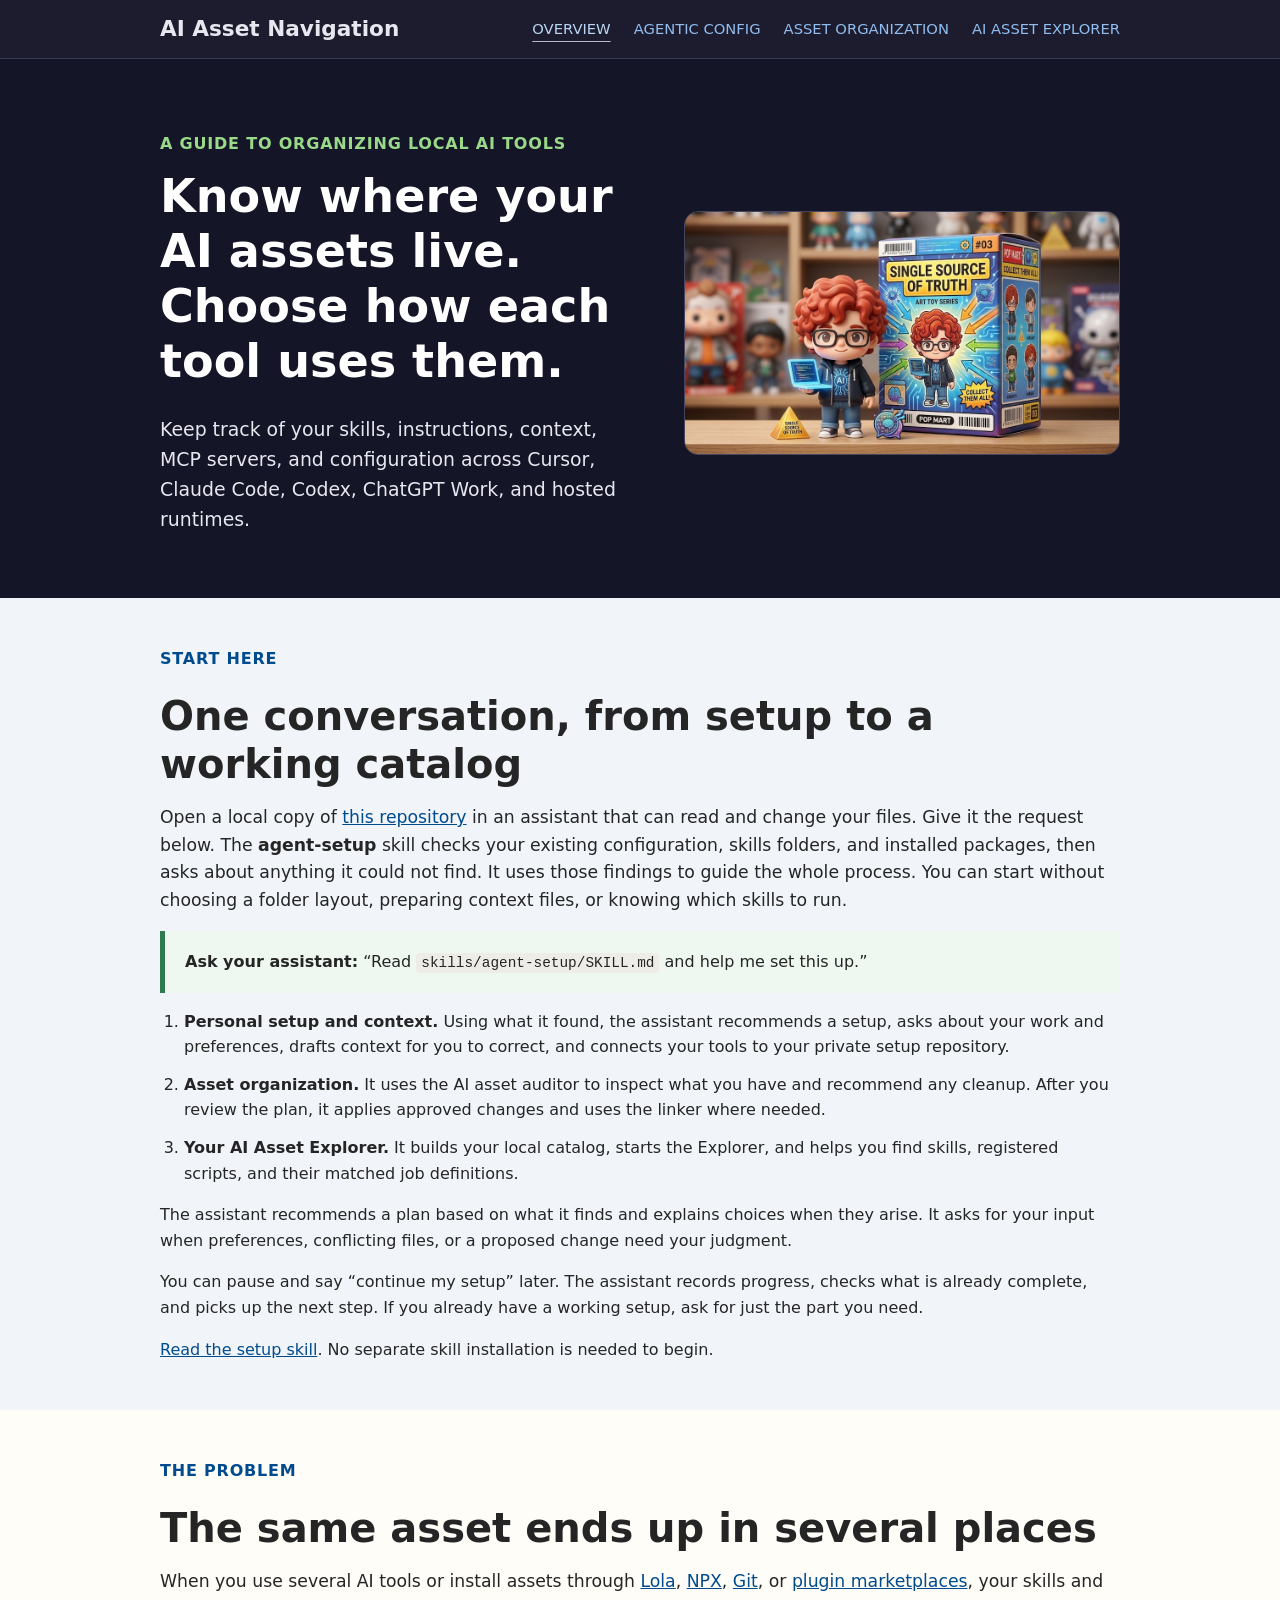
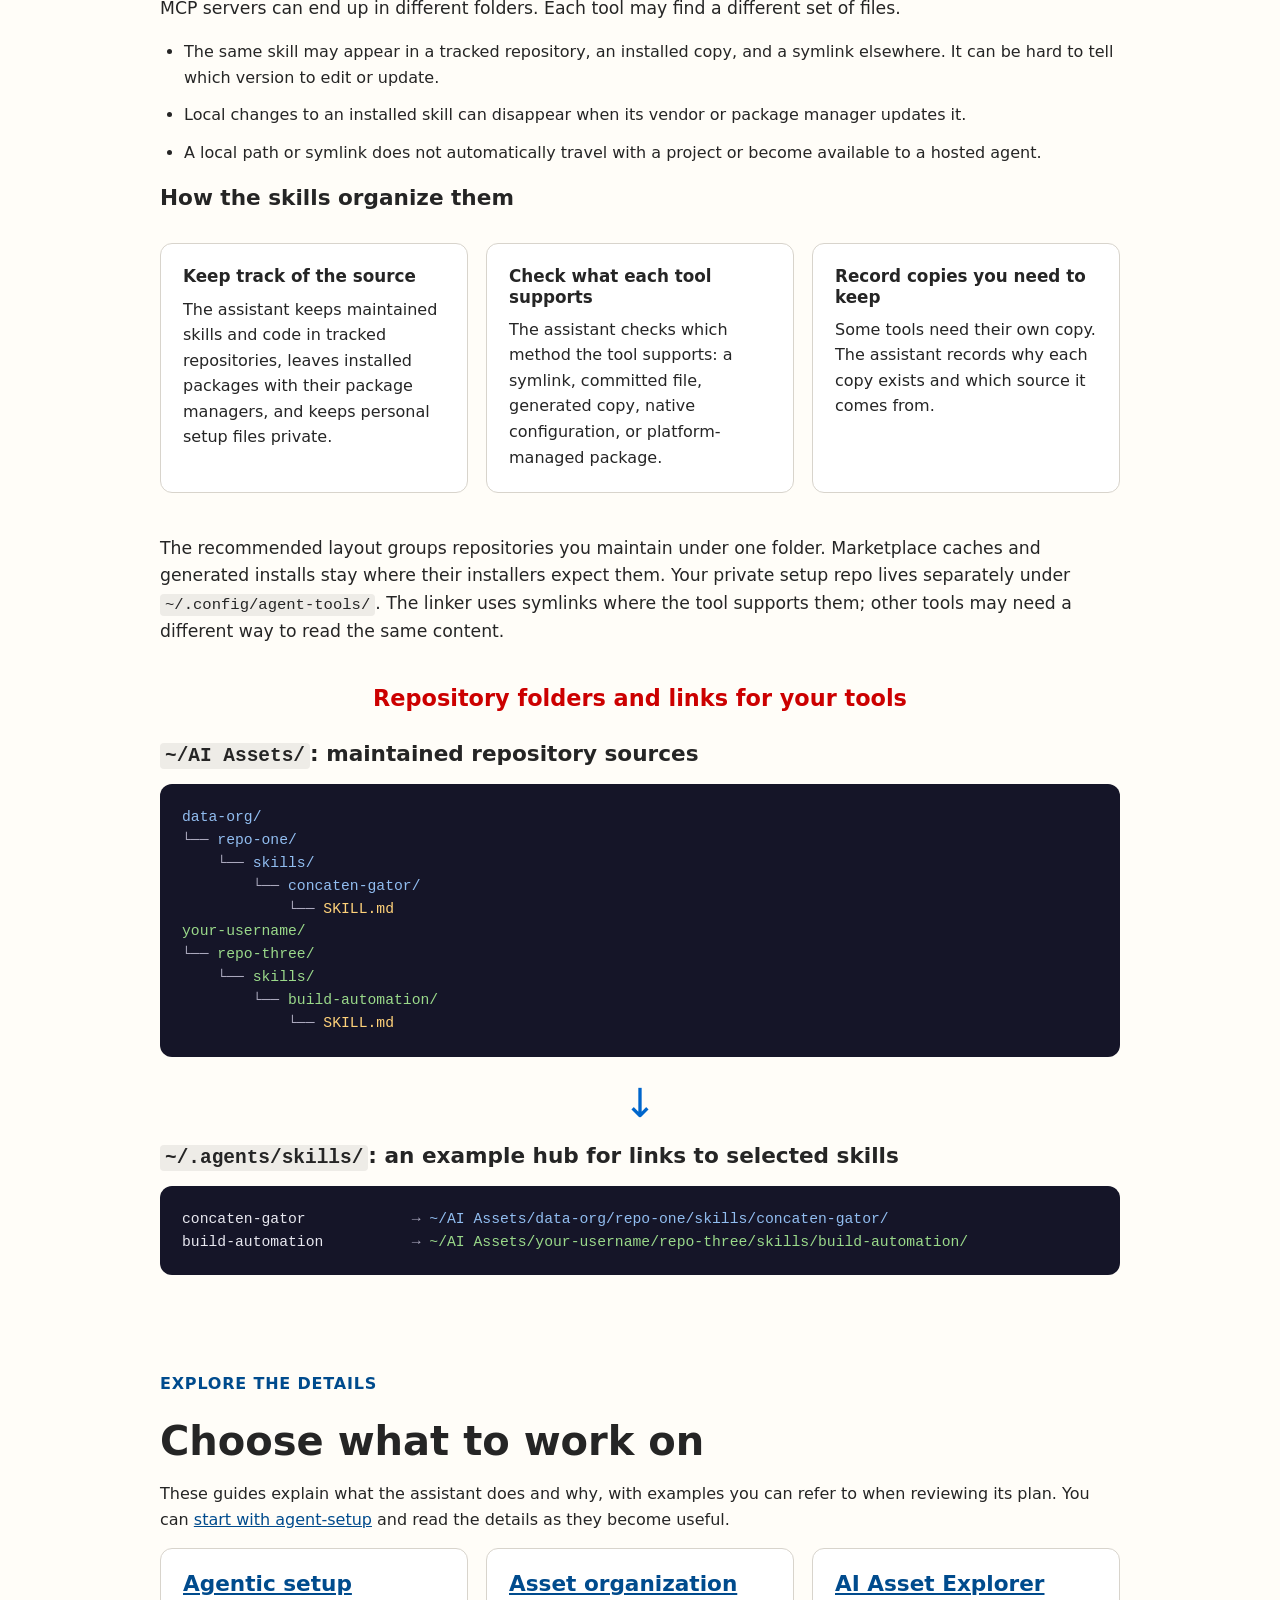
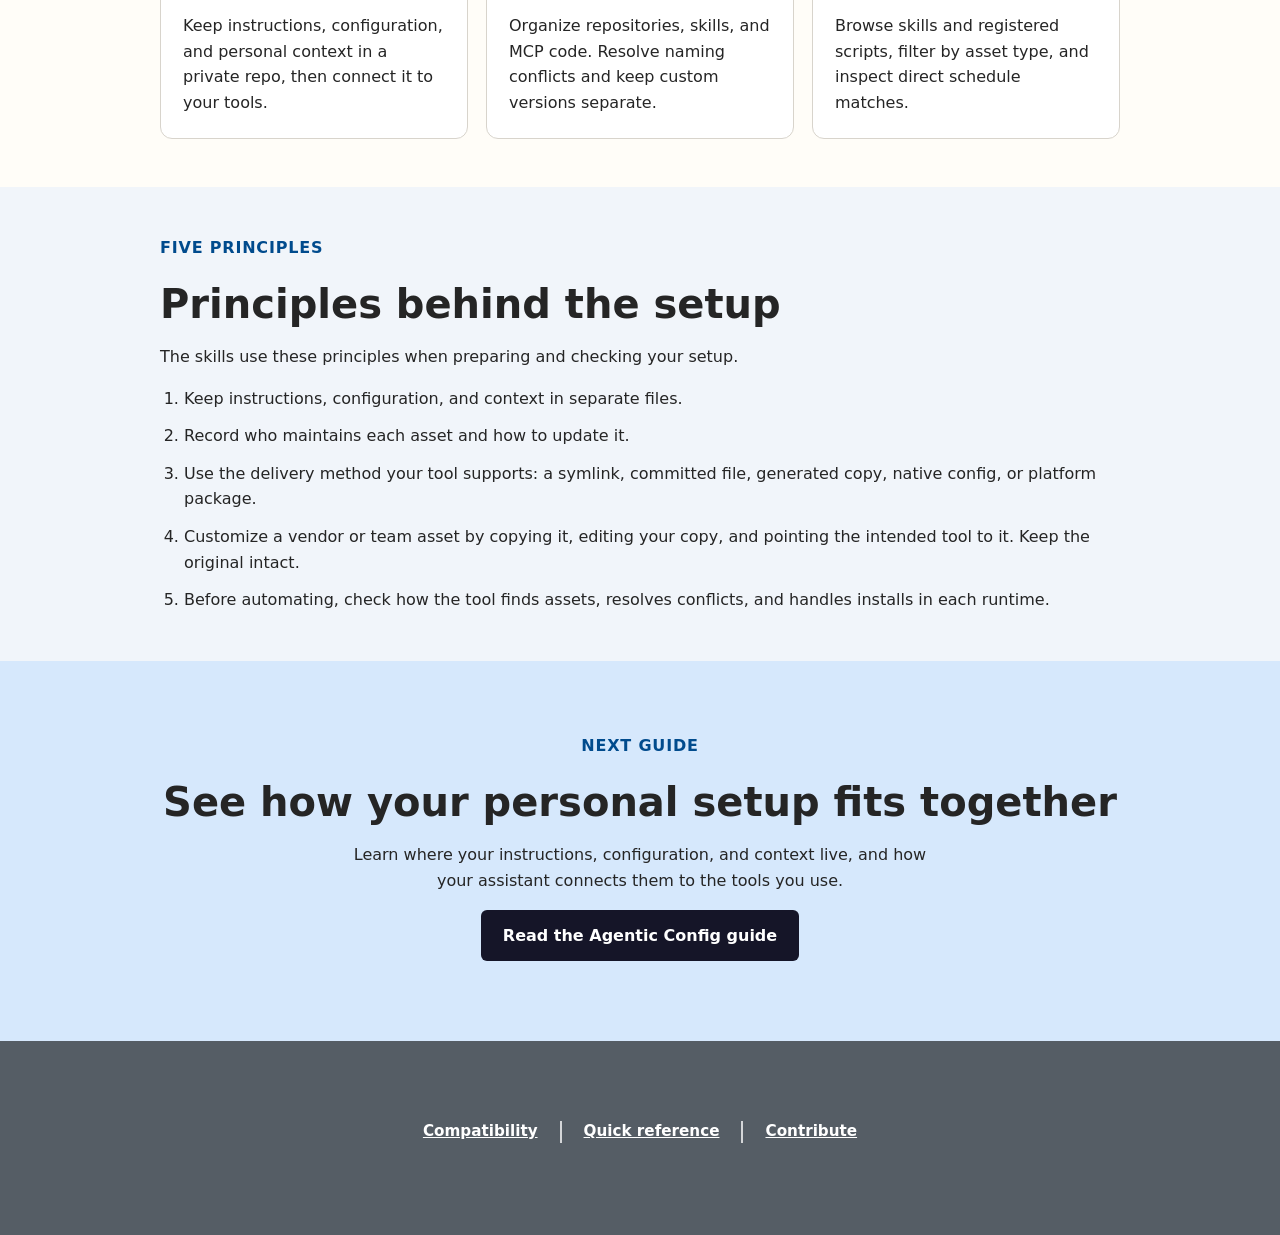
<file: pages/index.html>
<!doctype html>
<html lang="en">
<head>
  <meta charset="utf-8">
  <meta name="viewport" content="width=device-width, initial-scale=1">
  <title>AI Asset Navigation</title>
  <link rel="icon" type="image/svg+xml" href="favicon.svg">
  <link rel="stylesheet" href="https://static.redhat.com/libs/redhat/redhat-font/latest/webfonts/red-hat-font.min.css">
  <link rel="stylesheet" href="site.css?v=setup-anchor-10">
</head>
<body>
  <nav class="site-nav" aria-label="Primary navigation">
    <div class="wrap site-nav-inner">
      <span class="site-brand">AI Asset Navigation</span>
      <div class="site-links">
        <a href="index.html" aria-current="page">Overview</a>
        <a href="agentic-setup.html">Agentic Config</a>
        <a href="asset-organization.html">Asset organization</a>
        <a href="skills-explorer-guide.html">AI Asset Explorer</a>
      </div>
    </div>
  </nav>

  <header class="hero">
    <div class="wrap hero-grid">
      <div>
        <p class="eyebrow">A guide to organizing local AI tools</p>
        <h1>Know where your AI assets live.<br>Choose how each tool uses them.</h1>
        <p class="lede">Keep track of your skills, instructions, context, MCP servers, and configuration across Cursor, Claude Code, Codex, ChatGPT Work, and hosted runtimes.</p>
      </div>
      <div class="hero-image">
        <img src="images/ai-assets-sot.jpeg" alt="Diagram of skill repositories in one physical root with tool-facing symlink views.">
      </div>
    </div>
  </header>

  <main>

    <section id="start-here" class="band">
      <div class="wrap">
        <p class="section-label">Start here</p>
        <h2>One conversation, from setup to a working catalog</h2>
        <p class="lead-text">Open a local copy of <a id="repository-link" href="https://gitlab.cee.redhat.com/ktotten/local-ai-asset-organization">this repository</a> in an assistant that can read and change your files. Give it the request below. The <strong>agent-setup</strong> skill checks your existing configuration, skills folders, and installed packages, then asks about anything it could not find. It uses those findings to guide the whole process. You can start without choosing a folder layout, preparing context files, or knowing which skills to run.</p>
        <div class="callout green"><strong>Ask your assistant:</strong> “Read <code class="inline">skills/agent-setup/SKILL.md</code> and help me set this up.”</div>
        <ol class="steps">
          <li><strong>Personal setup and context.</strong> Using what it found, the assistant recommends a setup, asks about your work and preferences, drafts context for you to correct, and connects your tools to your private setup repository.</li>
          <li><strong>Asset organization.</strong> It uses the AI asset auditor to inspect what you have and recommend any cleanup. After you review the plan, it applies approved changes and uses the linker where needed.</li>
          <li><strong>Your AI Asset Explorer.</strong> It builds your local catalog, starts the Explorer, and helps you find skills, registered scripts, and their matched job definitions.</li>
        </ol>
        <p>The assistant recommends a plan based on what it finds and explains choices when they arise. It asks for your input when preferences, conflicting files, or a proposed change need your judgment.</p>
        <p>You can pause and say “continue my setup” later. The assistant records progress, checks what is already complete, and picks up the next step. If you already have a working setup, ask for just the part you need.</p>
        <p><a href="skills/agent-setup/SKILL.md" data-local-href="../skills/agent-setup/SKILL.md">Read the setup skill</a>. No separate skill installation is needed to begin.</p>
      </div>
    </section>
    <section>
      <div class="wrap">
        <p class="section-label">The problem</p>
        <h2>The same asset ends up in several places</h2>
        <p class="lead-text">When you use several AI tools or install assets through <a href="https://docs.getlola.dev/">Lola</a>, <a href="https://docs.npmjs.com/cli/v11/commands/npx/">NPX</a>, <a href="https://git-scm.com/docs">Git</a>, or <a href="https://code.claude.com/docs/en/plugin-marketplaces">plugin marketplaces</a>, your skills and MCP servers can end up in different folders. Each tool may find a different set of files.</p>
        <ul class="steps">
          <li>The same skill may appear in a tracked repository, an installed copy, and a symlink elsewhere. It can be hard to tell which version to edit or update.</li>
          <li>Local changes to an installed skill can disappear when its vendor or package manager updates it.</li>
          <li>A local path or symlink does not automatically travel with a project or become available to a hosted agent.</li>
        </ul>
        <h3>How the skills organize them</h3>
        <div class="card-grid">
          <article class="card"><h4>Keep track of the source</h4><p>The assistant keeps maintained skills and code in tracked repositories, leaves installed packages with their package managers, and keeps personal setup files private.</p></article>
          <article class="card"><h4>Check what each tool supports</h4><p>The assistant checks which method the tool supports: a symlink, committed file, generated copy, native configuration, or platform-managed package.</p></article>
          <article class="card"><h4>Record copies you need to keep</h4><p>Some tools need their own copy. The assistant records why each copy exists and which source it comes from.</p></article>
        </div>
    <br/>
         <p class="lead-text">The recommended layout groups repositories you maintain under one folder. Marketplace caches and generated installs stay where their installers expect them. Your private setup repo lives separately under <code class="inline">~/.config/agent-tools/</code>. The linker uses symlinks where the tool supports them; other tools may need a different way to read the same content.</p>
         <br/>
        <div class="diagram">
          <p class="diagram-title">Repository folders and links for your tools</p>
          <h3><code class="inline">~/AI Assets/</code>: maintained repository sources</h3>
          <pre><span class="tree">data-org/</span>
<span class="tree-mark">└── </span><span class="tree">repo-one/</span>
<span class="tree-mark">    └── </span><span class="tree">skills/</span>
<span class="tree-mark">        └── </span><span class="tree">concaten-gator/</span>
<span class="tree-mark">            └── </span><span class="tree-file">SKILL.md</span>
<span class="tree green">your-username/</span>
<span class="tree-mark">└── </span><span class="tree green">repo-three/</span>
<span class="tree-mark">    └── </span><span class="tree green">skills/</span>
<span class="tree-mark">        └── </span><span class="tree green">build-automation/</span>
<span class="tree-mark">            └── </span><span class="tree-file">SKILL.md</span></pre>
          <div class="root-compare-arrow-vert" aria-hidden="true"><span class="glyph">↓</span> </div>
          <h3><code class="inline">~/.agents/skills/</code>: an example hub for links to selected skills</h3>
          <pre>concaten-gator            <span class="tree-mark">→</span> <span class="tree">~/AI Assets/data-org/repo-one/skills/concaten-gator/</span>
build-automation          <span class="tree-mark">→</span> <span class="tree green">~/AI Assets/your-username/repo-three/skills/build-automation/</span></pre>
        </div>
      </div>
    </section>

    <section>
      <div class="wrap">
        <p class="section-label">Explore the details</p>
        <h2>Choose what to work on</h2>
        <p>These guides explain what the assistant does and why, with examples you can refer to when reviewing its plan. You can <a href="#start-here">start with agent-setup</a> and read the details as they become useful.</p>
        <div class="card-grid">
          <article class="card"><h3><a href="agentic-setup.html">Agentic setup</a></h3><p>Keep instructions, configuration, and personal context in a private repo, then connect it to your tools.</p></article>
          <article class="card"><h3><a href="asset-organization.html">Asset organization</a></h3><p>Organize repositories, skills, and MCP code. Resolve naming conflicts and keep custom versions separate.</p></article>
          <article class="card"><h3><a href="skills-explorer-guide.html">AI Asset Explorer</a></h3><p>Browse skills and registered scripts, filter by asset type, and inspect direct schedule matches.</p></article>
        </div>
      </div>
    </section>

    <section class="band">
      <div class="wrap">
        <p class="section-label">Five principles</p>
        <h2>Principles behind the setup</h2>
        <p>The skills use these principles when preparing and checking your setup.</p>
        <ol class="steps">
          <li>Keep instructions, configuration, and context in separate files.</li>
          <li>Record who maintains each asset and how to update it.</li>
          <li>Use the delivery method your tool supports: a symlink, committed file, generated copy, native config, or platform package.</li>
          <li>Customize a vendor or team asset by copying it, editing your copy, and pointing the intended tool to it. Keep the original intact.</li>
          <li>Before automating, check how the tool finds assets, resolves conflicts, and handles installs in each runtime.</li>
        </ol>
      </div>
    </section>

    <section class="final-cta"><div class="wrap"><p class="section-label">Next guide</p><h2>See how your personal setup fits together</h2><p>Learn where your instructions, configuration, and context live, and how your assistant connects them to the tools you use.</p><p><a class="cta-link" href="agentic-setup.html">Read the Agentic Config guide</a></p></div></section>
  </main>

  <footer><div class="wrap"><nav class="footer-nav" aria-label="Footer navigation"><a href="tool-compatibility.html">Compatibility</a><a href="quick-reference.html">Quick reference</a><a id="feedback-link" href="https://gitlab.cee.redhat.com/ktotten/local-ai-asset-organization/-/work_items?sort=created_date&amp;state=opened&amp;first_page_size=20" target="_blank" rel="noopener noreferrer">Contribute</a></nav></div></footer>
  <script>
    if (location.hostname === 'starryeyez024.github.io') {
      document.getElementById('repository-link').href =
        'https://github.com/starryeyez024/local-ai-asset-organization';
      const feedbackLink = document.getElementById('feedback-link');
      feedbackLink.href = 'https://github.com/starryeyez024/local-ai-asset-organization/issues';
    }
    if (location.pathname.includes('/pages/')) {
      document.querySelectorAll('a[data-local-href]').forEach(link => {
        link.href = link.dataset.localHref;
      });
    }
  </script>
</body>
</html>
</file>
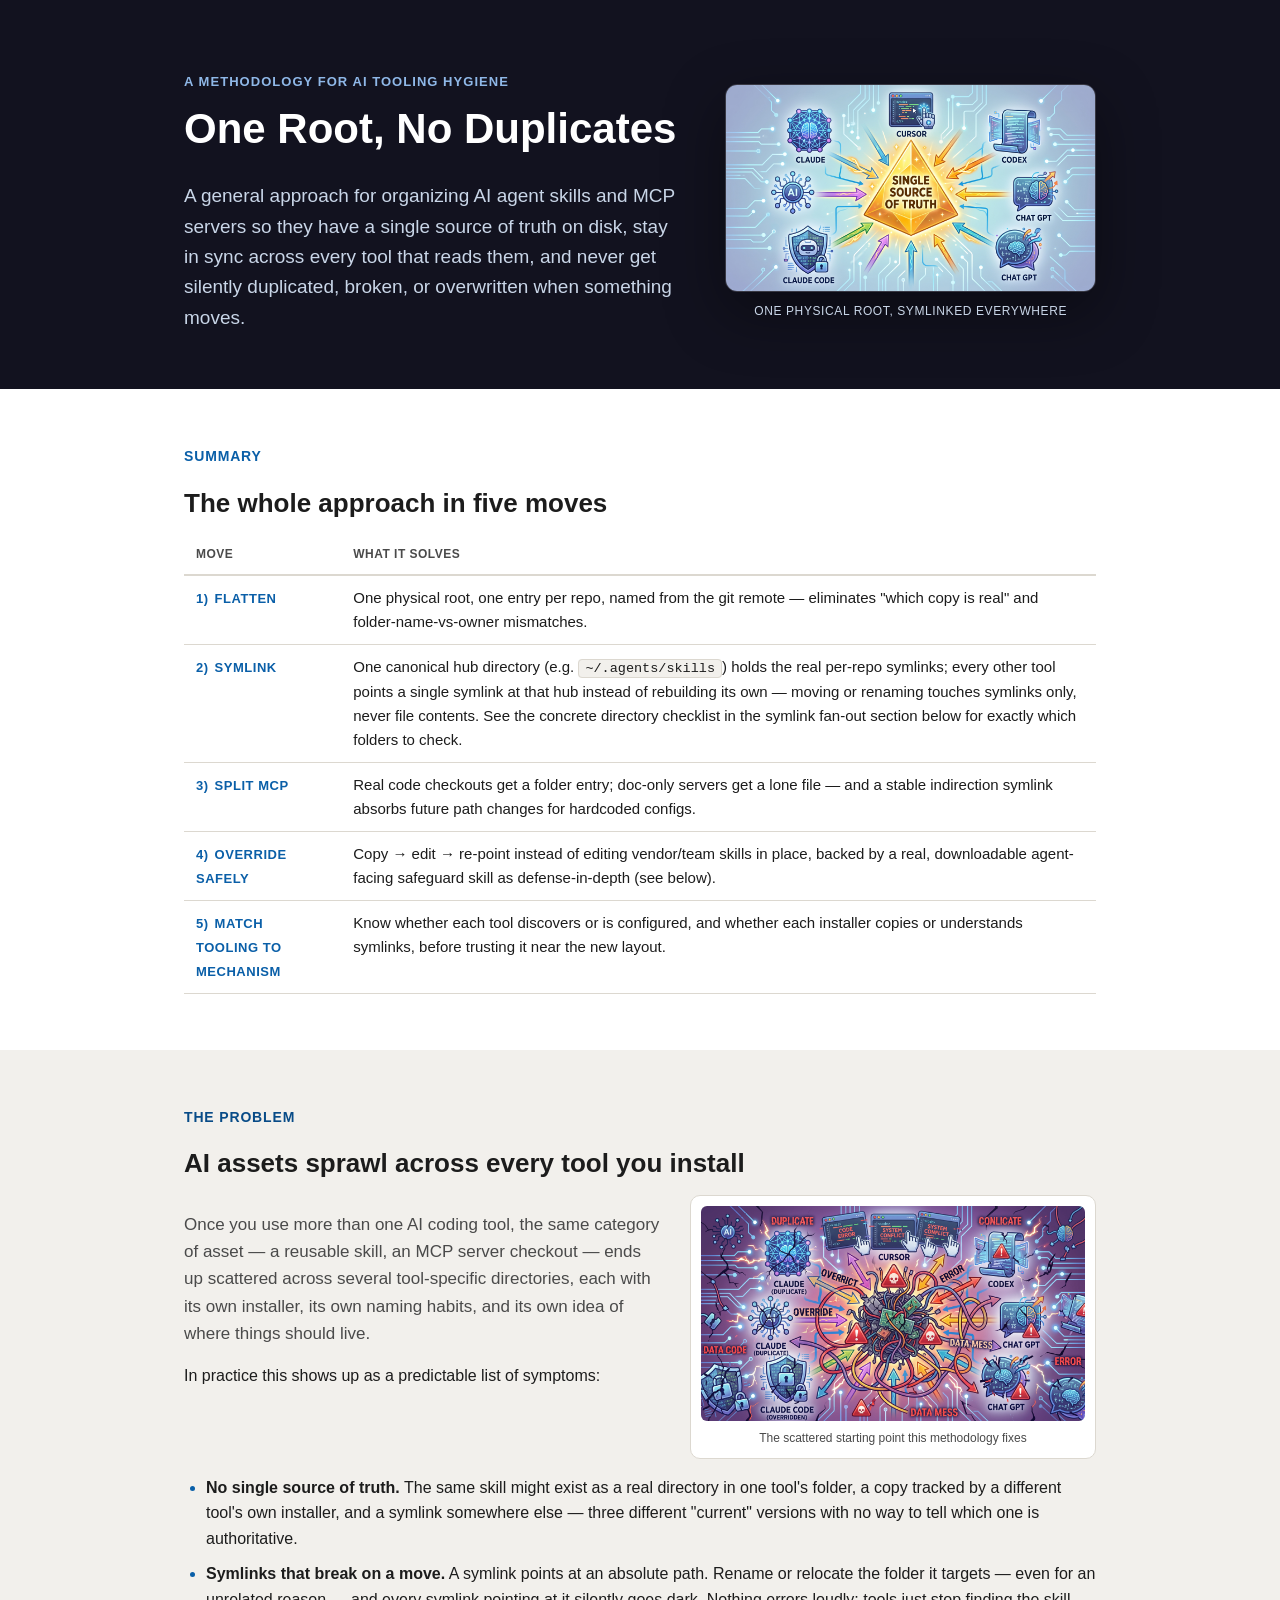
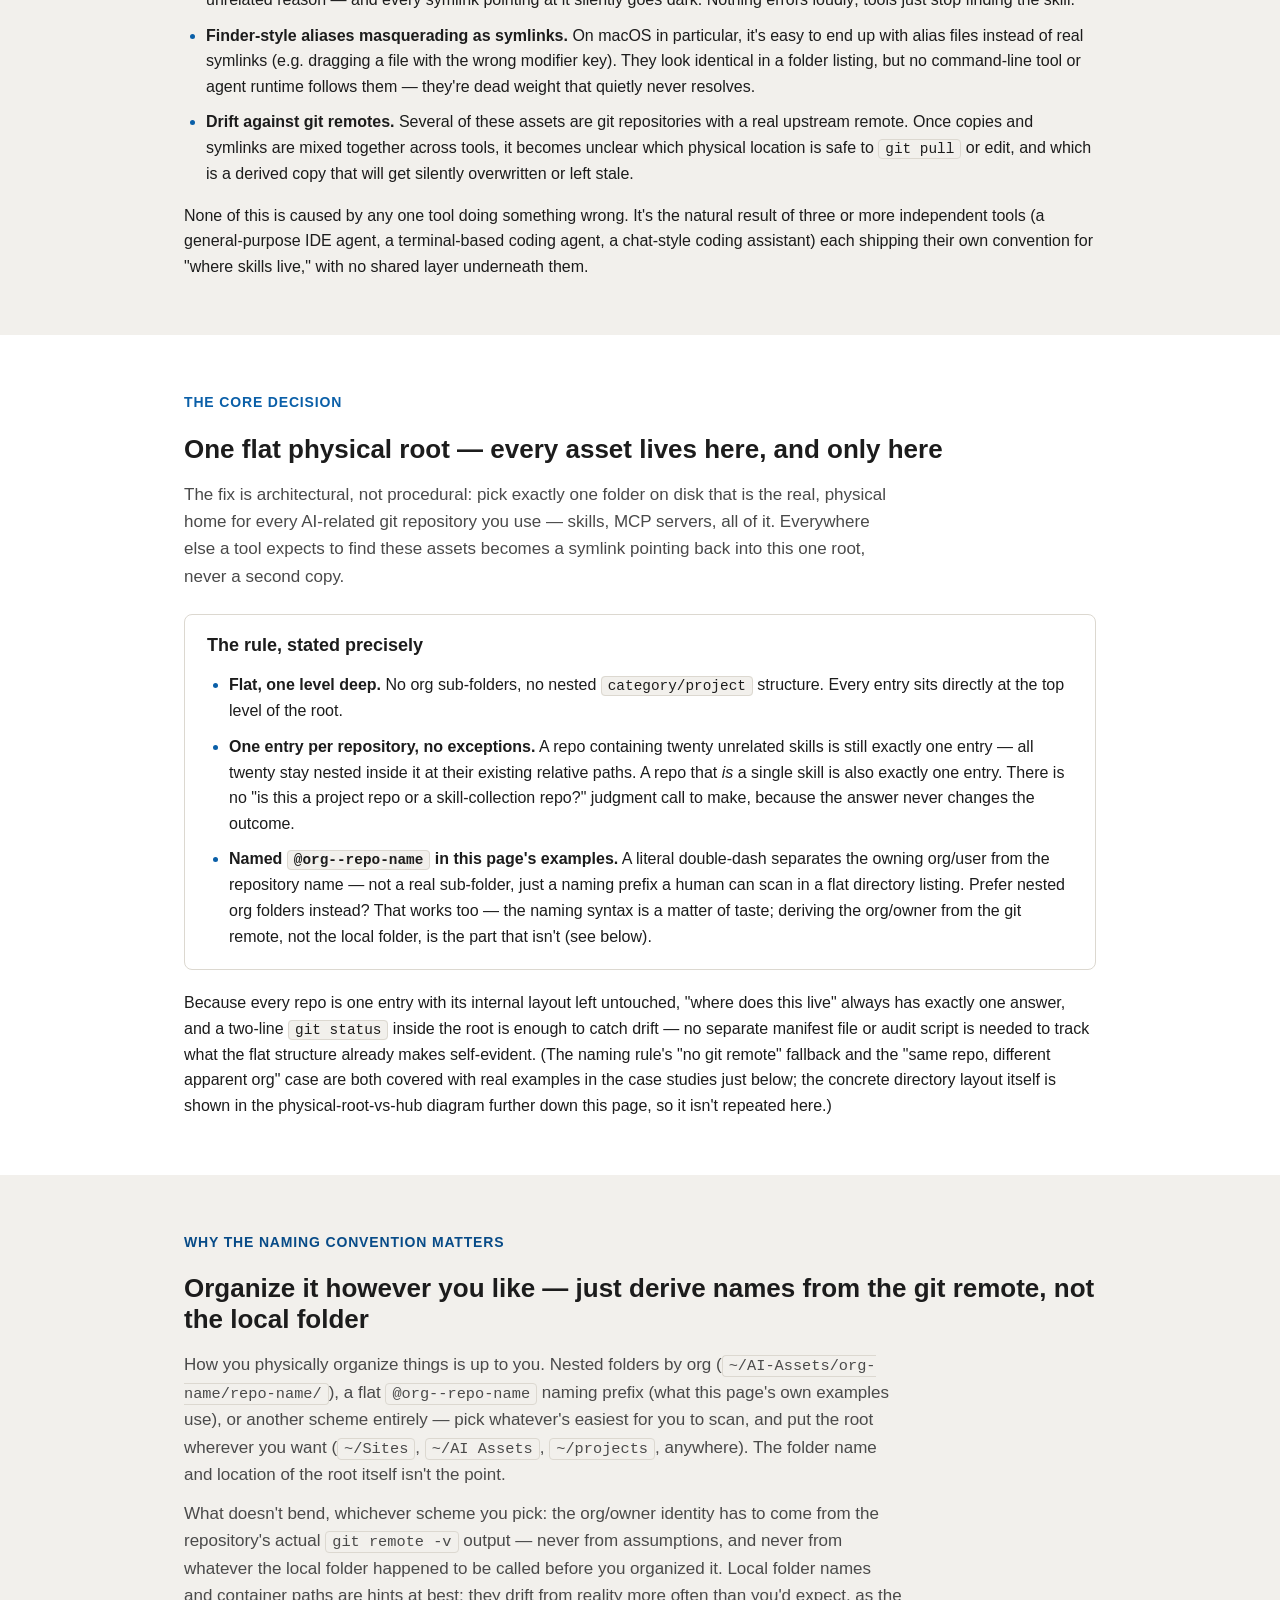
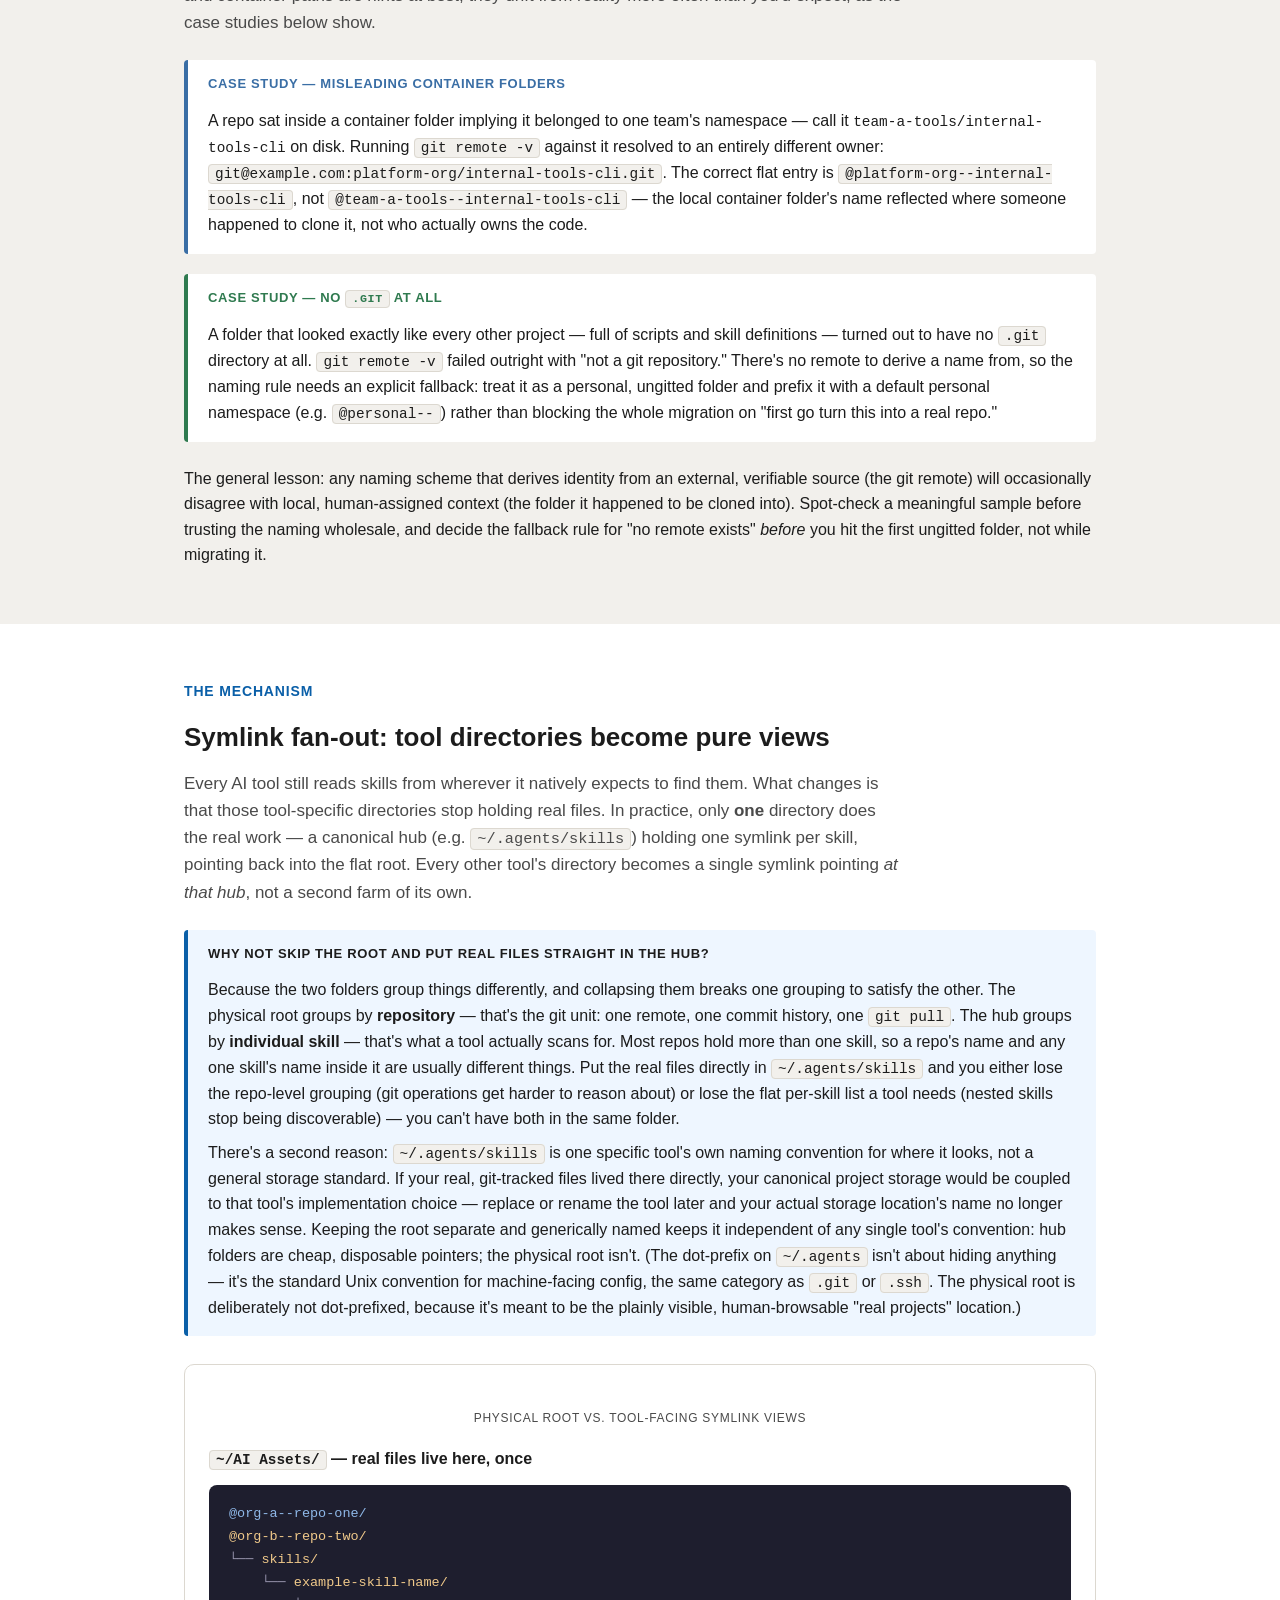
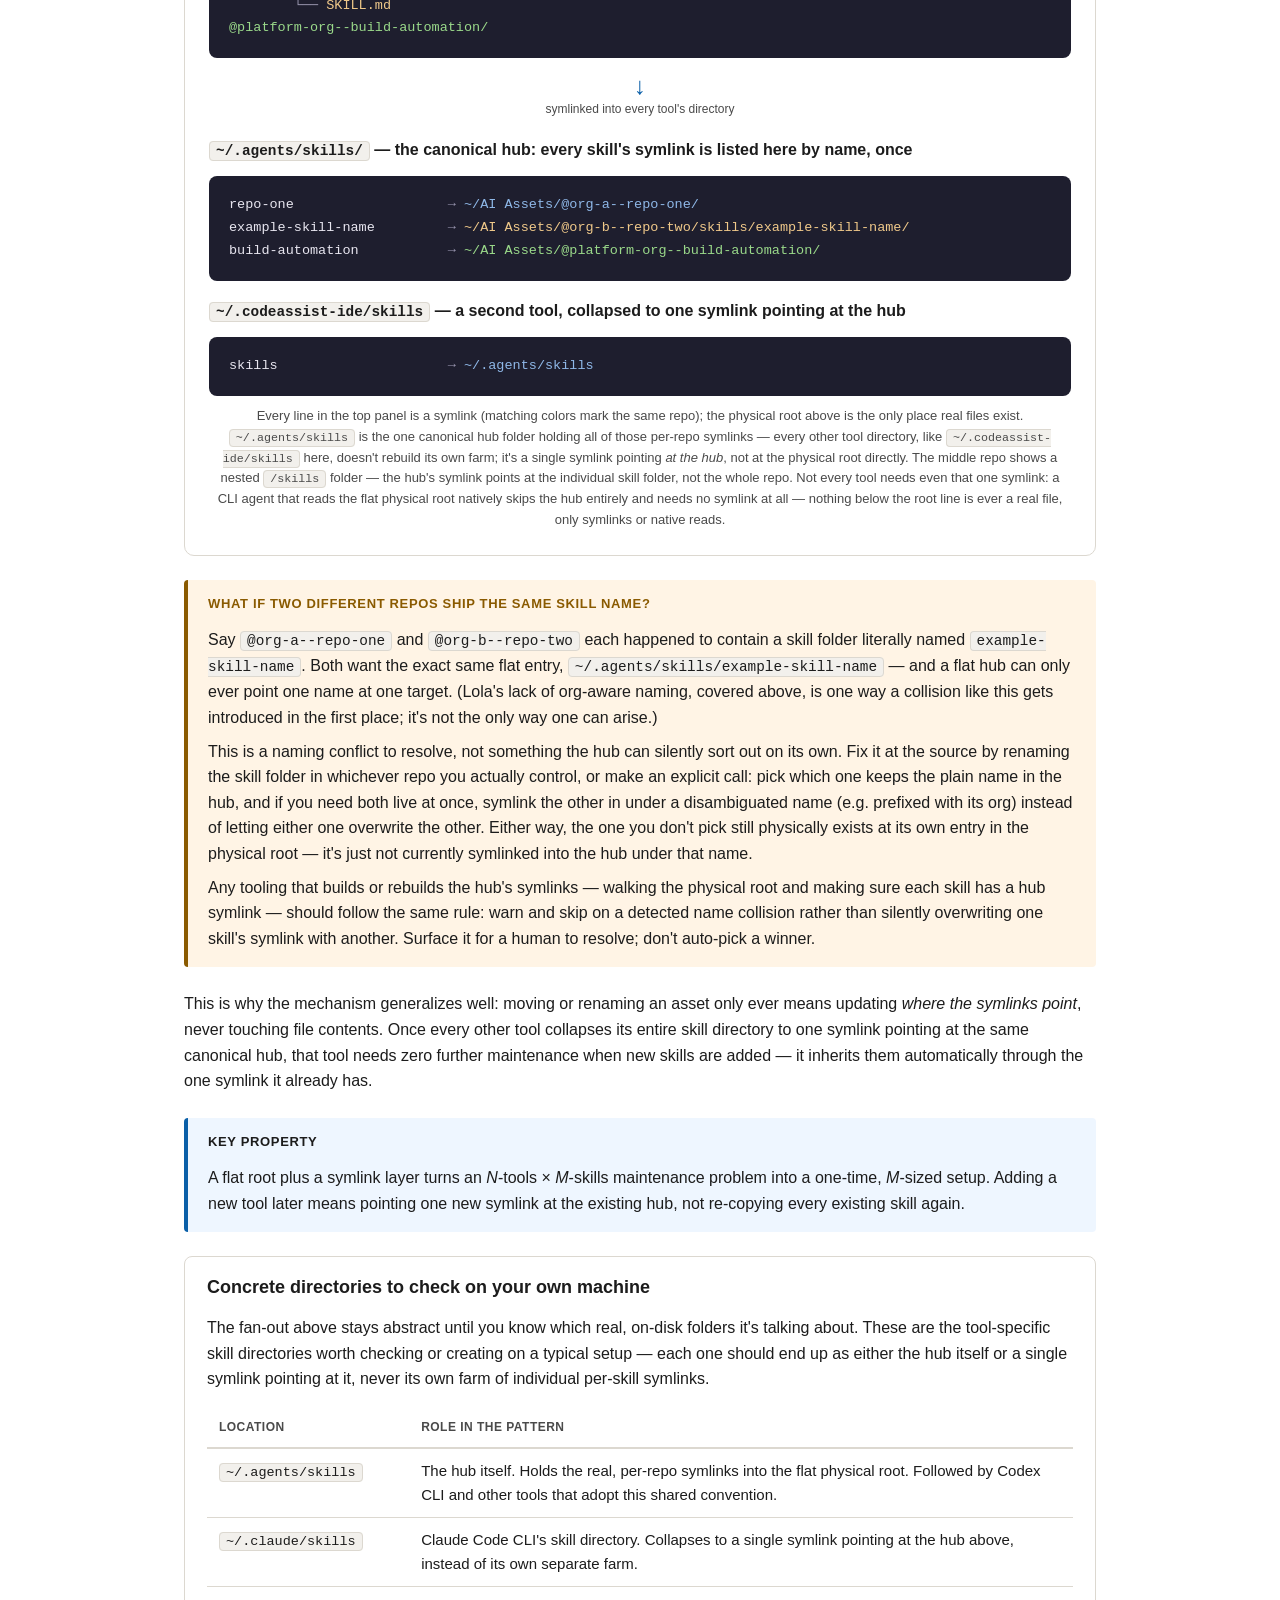
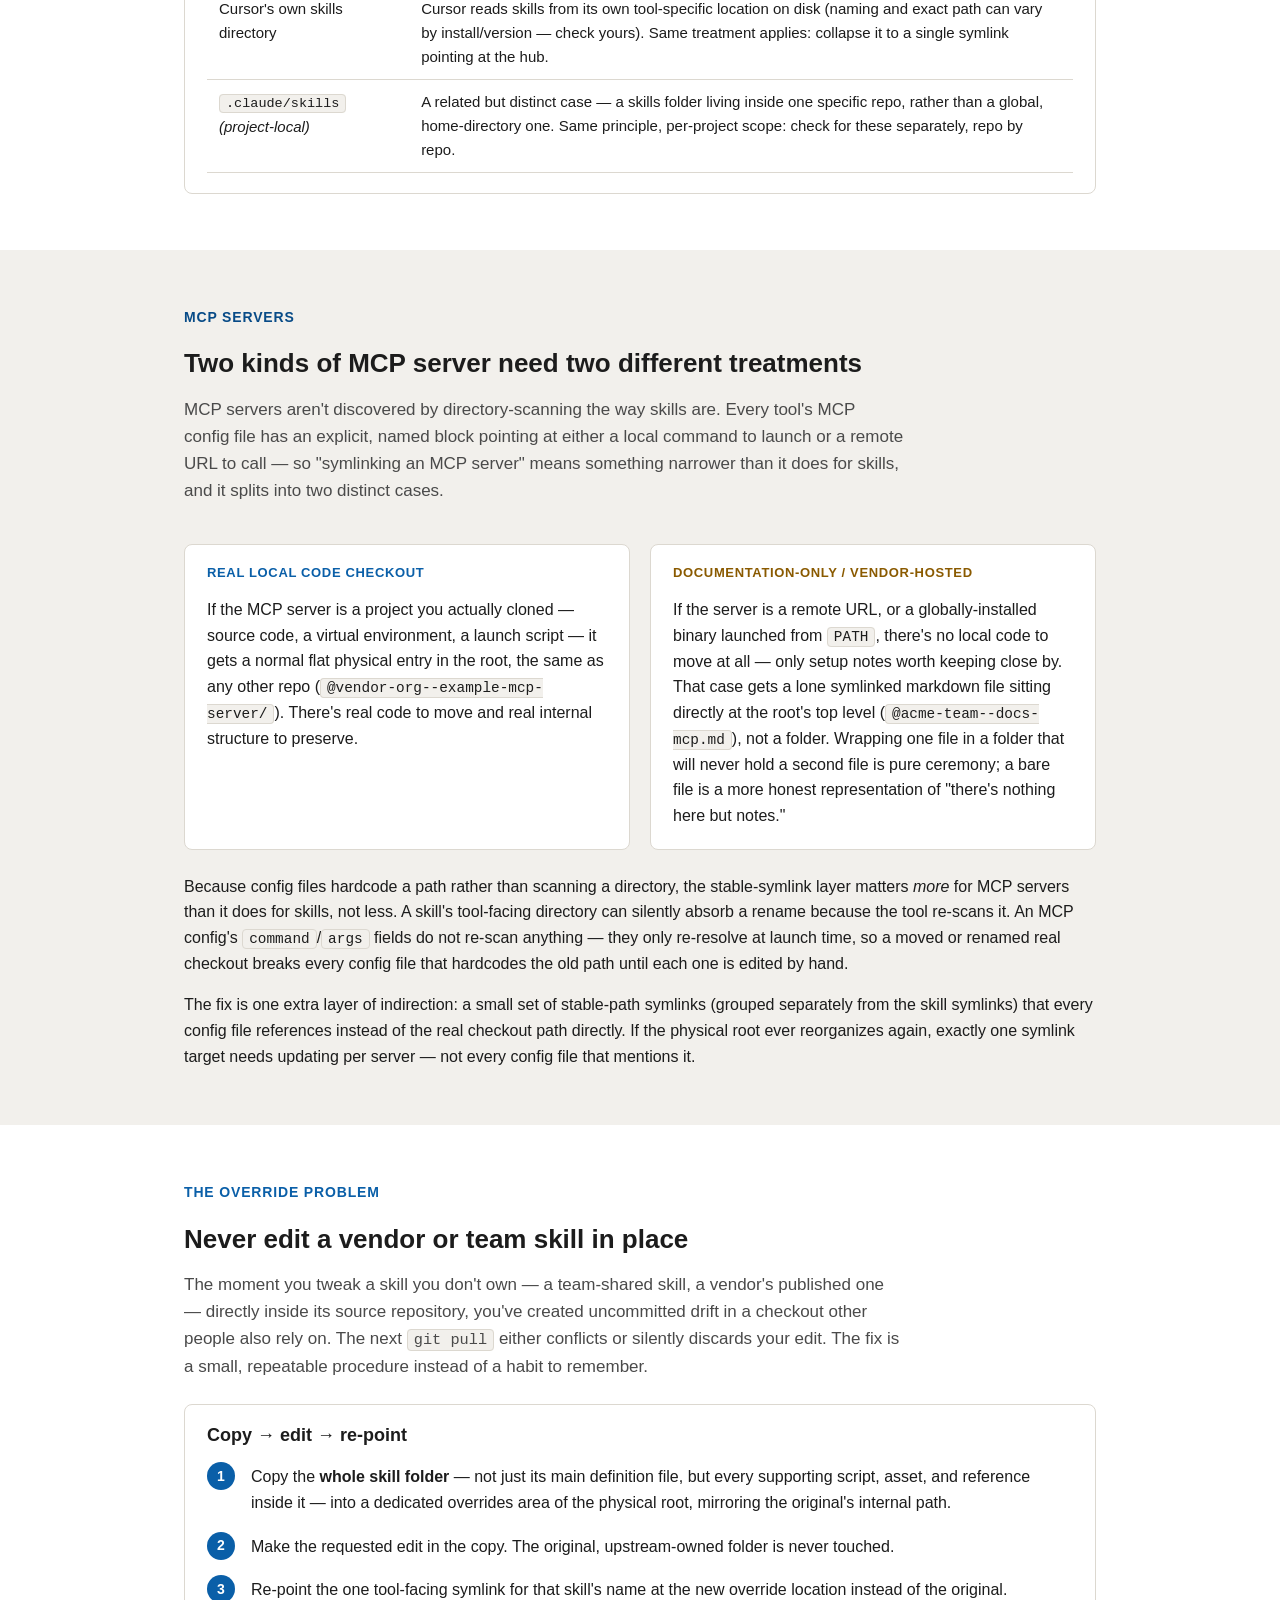
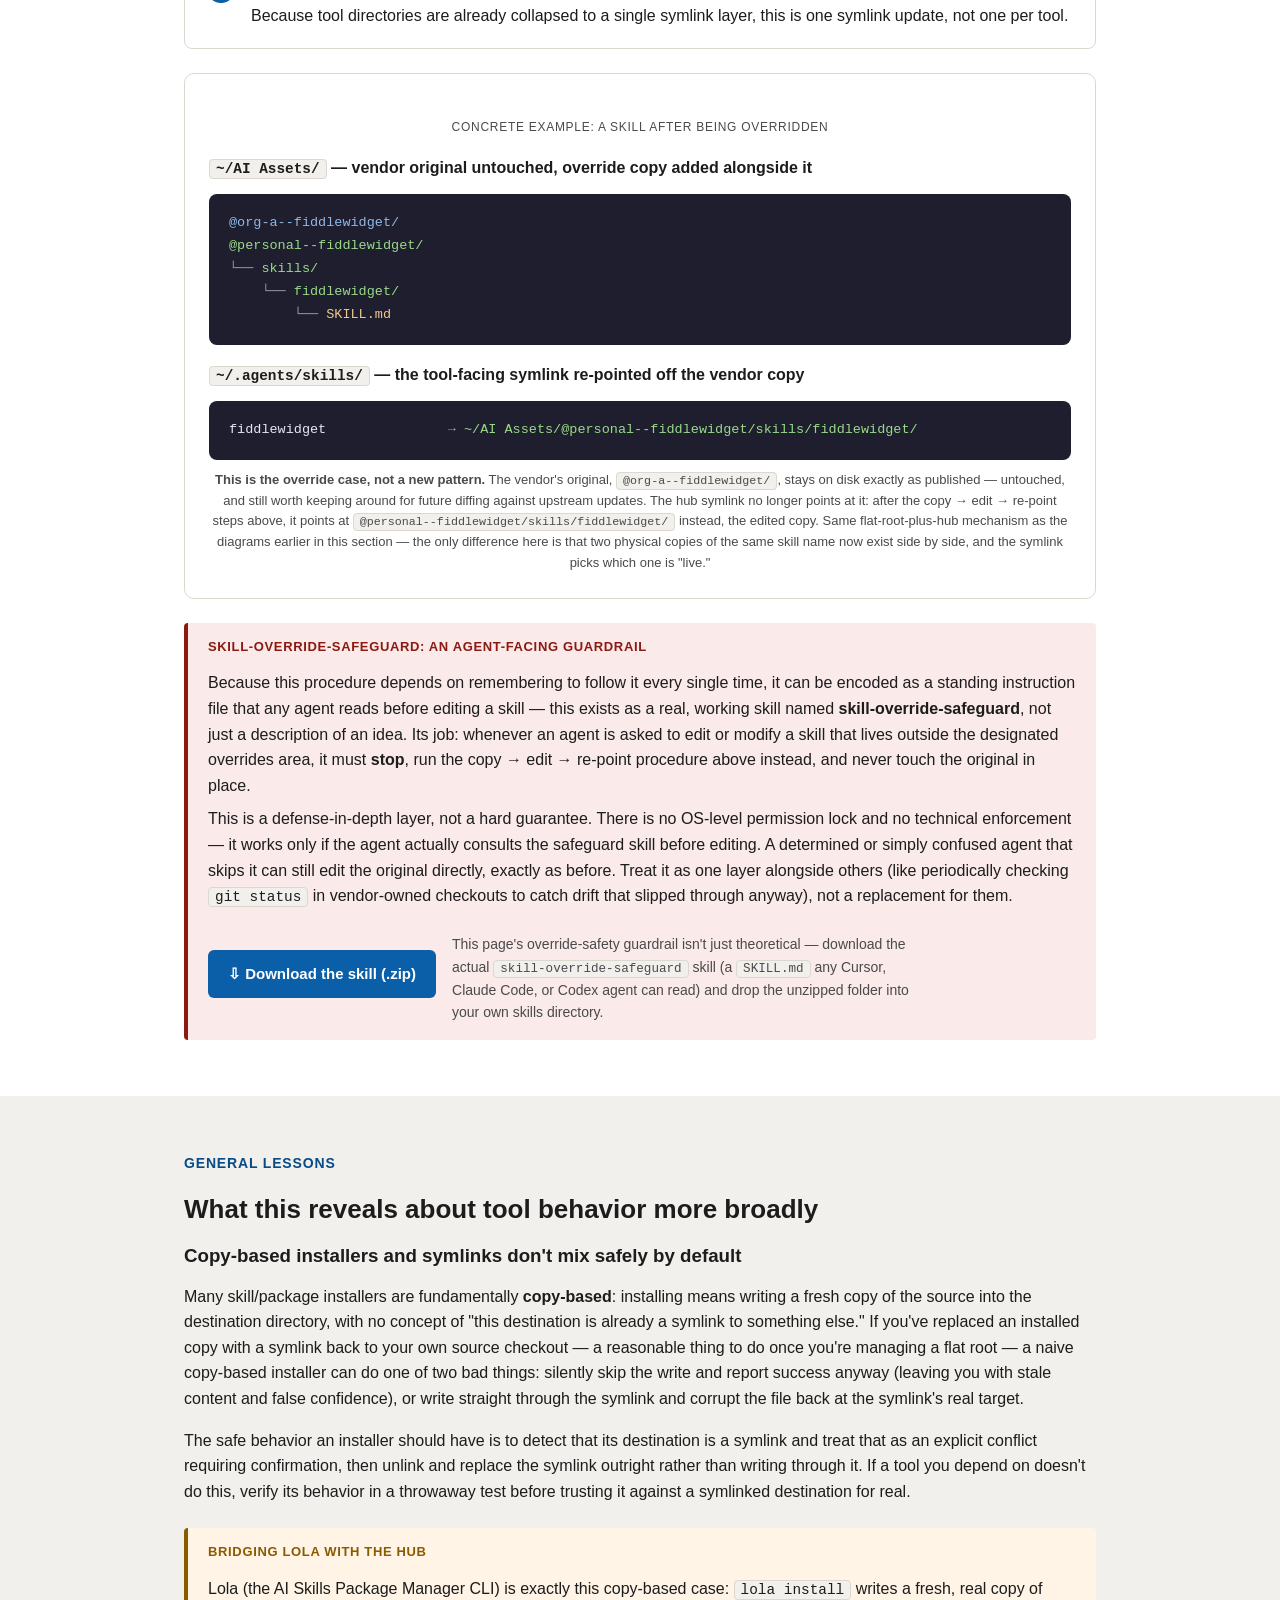
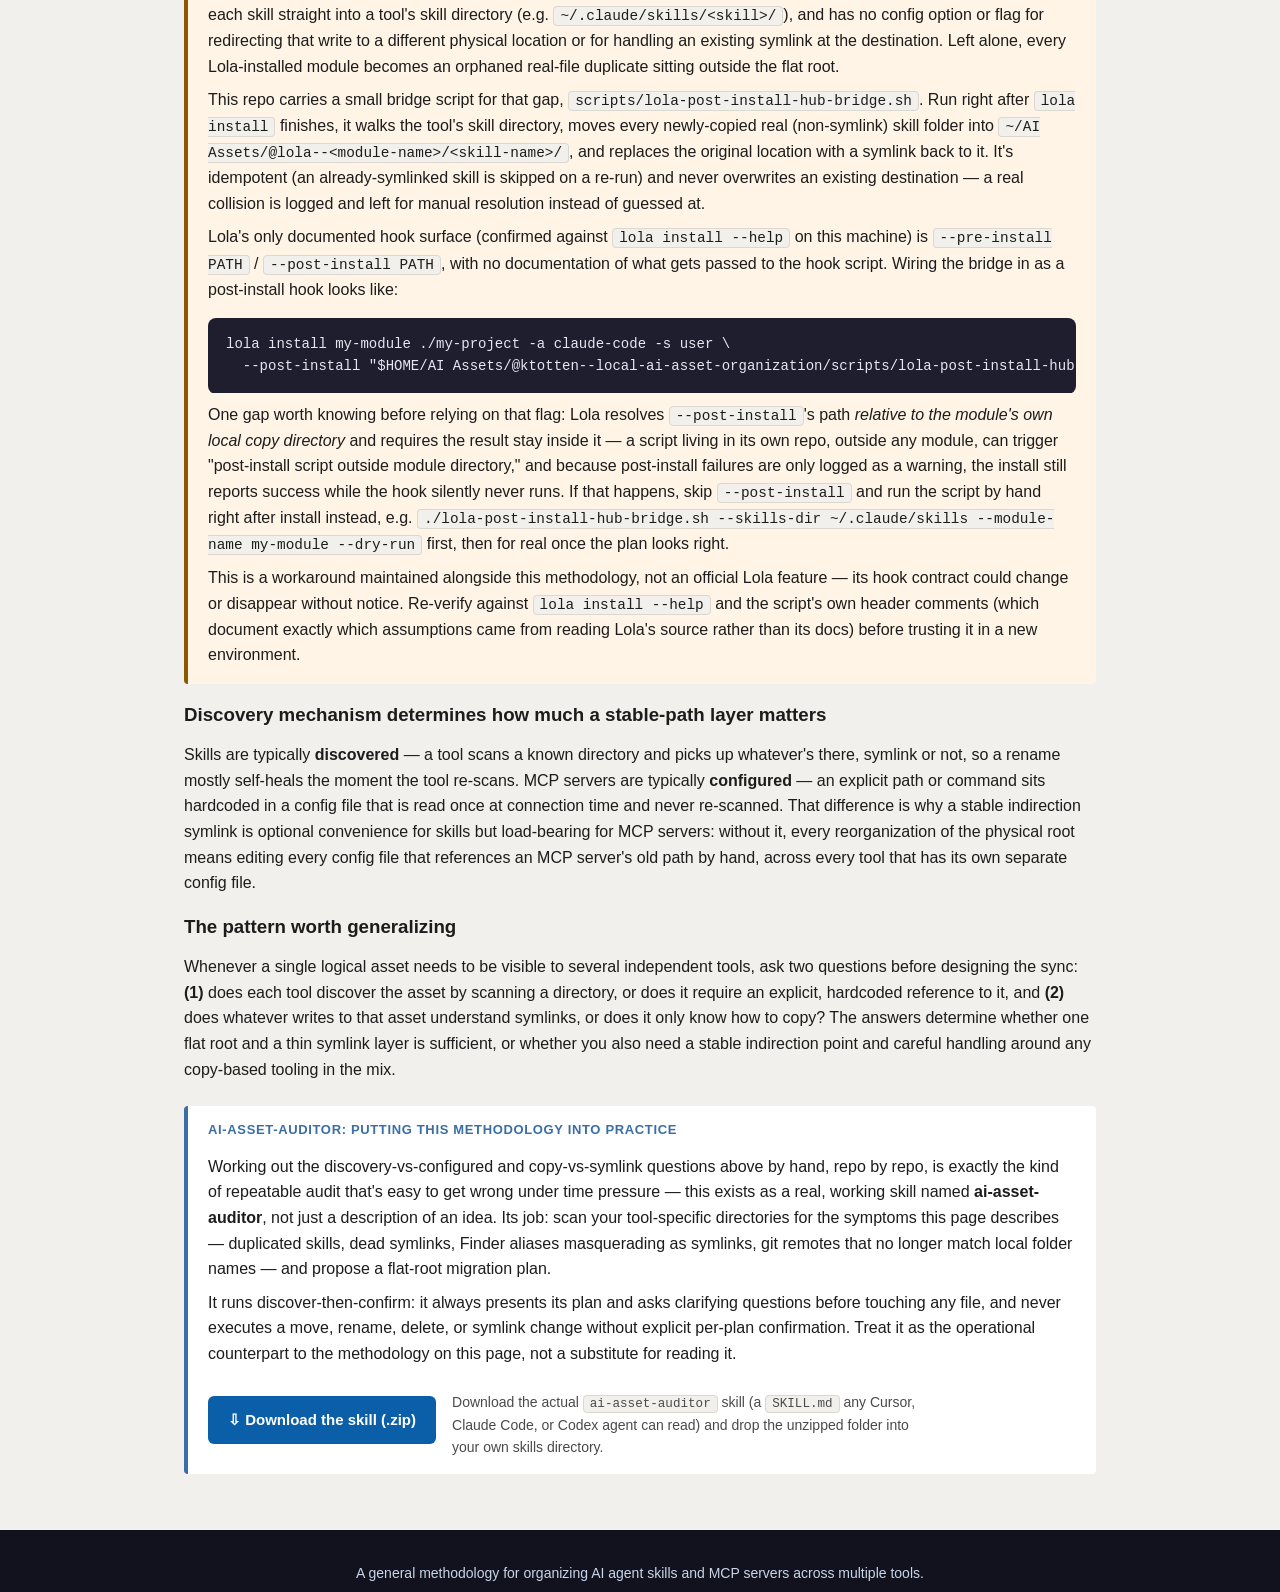
<file: AI Asset Management Methodology.html>
<!DOCTYPE html>
<html lang="en">
<head>
<meta charset="UTF-8">
<meta name="viewport" content="width=device-width, initial-scale=1.0">
<title>One Root, No Duplicates — A Methodology for AI Asset Management</title>
<link rel="icon" type="image/svg+xml" href="ai-asset-methodology-favicon.svg">
<style>
  :root {
    --font-size: 16px;
    --line-height: 1.6;
    --paragraph-spacing: 16px;
    --heading-space-before: 20px;

    --ink: #1c1c1c;
    --muted: #4a4a4a;
    --band-bg: #f2f0ec;
    --card-border: #dcd8d0;
    --white: #ffffff;

    --navy: #12121f;
    --navy-text: #ffffff;
    --navy-muted: #c9d6e8;
    --navy-accent-text: #8fb8e8;

    --accent: #0a5fa8;
    --accent-bg-light: #eef6ff;
    --accent-bg-box: #dceaf9;

    --amber-accent: #8a5a00;
    --amber-bg: #fff4e5;

    --red-accent: #8a1a12;
    --red-bg: #fbeaea;

    --soft-blue-accent: #3a6ea5;
    --soft-green-accent: #2f7a4f;

    --code-bg: #1e1e2e;
    --code-text: #e8e6f0;
  }

  * { box-sizing: border-box; }

  html, body {
    margin: 0;
    padding: 0;
    background: var(--white);
    color: var(--ink);
    font-family: -apple-system, BlinkMacSystemFont, "Segoe UI", sans-serif;
    font-size: var(--font-size);
    line-height: var(--line-height);
    -webkit-font-smoothing: antialiased;
  }

  h1, h2, h3, h4 {
    font-family: -apple-system, BlinkMacSystemFont, "Segoe UI", sans-serif;
    font-weight: 700;
    line-height: 1.2;
    color: var(--ink);
  }

  p, ul, ol, table, figure, .card, .diagram, .stat-row {
    margin-top: var(--paragraph-spacing);
    margin-bottom: 0;
  }
  h2 {
    font-size: 26px;
  }
  h2, h3, h4 {
    margin-top: var(--heading-space-before);
    margin-bottom: var(--paragraph-spacing);
  }

  h1 { margin-top: 0; line-height: 1.15; }

  a { color: var(--accent); text-decoration: underline; }
  a:hover, a:focus { text-decoration: none; }
  a:focus-visible, button:focus-visible, [tabindex]:focus-visible {
    outline: 3px solid var(--accent);
    outline-offset: 2px;
  }

  .wrap {
    max-width: 960px;
    margin: 0 auto;
    padding: 0 24px;
  }

  section { padding-top: 56px; padding-bottom: 56px; }
  section.tight { padding-top: 40px; padding-bottom: 40px; }

  /* ---------- Hero ---------- */
  .hero {
    background: var(--navy);
    color: var(--navy-text);
    padding: 72px 0 56px;
  }
  .hero .eyebrow {
    text-transform: uppercase;
    letter-spacing: 0.08em;
    font-size: 13px;
    font-weight: 700;
    color: var(--navy-accent-text);
    margin: 0;
  }
  .hero h1 {
    color: var(--navy-text);
    font-size: 42px;
    margin-top: 12px;
  }
  .hero .lede {
    color: var(--navy-muted);
    font-size: 19px;
    max-width: 700px;
    margin-top: var(--paragraph-spacing);
  }

  /* ---------- Hero layout with source-of-truth image ---------- */
  .hero-grid {
    display: grid;
    grid-template-columns: 1.15fr 0.85fr;
    gap: 40px;
    align-items: center;
  }
  .hero-image-frame {
    border-radius: 12px;
    overflow: hidden;
    border: 1px solid rgba(255, 255, 255, 0.16);
    box-shadow: 0 20px 60px rgba(0, 0, 0, 0.4);
  }
  .hero-image-frame img {
    display: block;
    width: 100%;
    height: auto;
  }
  .hero-image-caption {
    margin-top: 10px;
    font-size: 12px;
    text-transform: uppercase;
    letter-spacing: 0.05em;
    color: var(--navy-muted);
    text-align: center;
  }

  @media (max-width: 768px) {
    .hero-grid { grid-template-columns: 1fr; gap: 24px; }
  }

  /* ---------- Stat tiles ---------- */
  .stat-row {
    display: grid;
    grid-template-columns: repeat(4, 1fr);
    gap: 16px;
  }
  .stat-tile {
    background: var(--white);
    border: 1px solid var(--card-border);
    border-radius: 8px;
    padding: 18px 16px;
  }
  .stat-tile.highlight {
    border-color: var(--accent);
    border-width: 2px;
    background: var(--accent-bg-light);
  }
  .stat-tile .stat-label {
    text-transform: uppercase;
    font-size: 11px;
    font-weight: 700;
    letter-spacing: 0.06em;
    color: var(--muted);
  }
  .stat-tile .stat-value {
    font-family: -apple-system, BlinkMacSystemFont, "Segoe UI", sans-serif;
    font-size: 30px;
    font-weight: 800;
    color: var(--ink);
    margin-top: 4px;
  }
  .stat-tile .stat-sub {
    font-size: 13px;
    color: var(--muted);
    margin-top: 2px;
  }

  /* ---------- Section band alternation ---------- */
  .band { background: var(--band-bg); }

  .eyebrow-label {
    text-transform: uppercase;
    letter-spacing: 0.06em;
    font-size: 14px;
    font-weight: 700;
    color: var(--accent);
    margin: 0;
  }
  .band .eyebrow-label { color: #084b87; }

  .lead-text {
    font-size: 17px;
    color: var(--muted);
    max-width: 720px;
  }

  /* ---------- Cards ---------- */
  .card {
    background: var(--white);
    border: 1px solid var(--card-border);
    border-radius: 8px;
    padding: 20px 22px;
  }
  .card h3 { margin-top: 0; font-size: 18px; }
  .card h4 {
    margin-top: 0;
    font-size: 13px;
    text-transform: uppercase;
    letter-spacing: 0.05em;
  }

  .callout {
    border-left: 4px solid var(--accent);
    background: var(--accent-bg-light);
    border-radius: 4px;
    padding: 16px 20px;
  }
  .callout.amber { border-left-color: var(--amber-accent); background: var(--amber-bg); }
  .callout.red { border-left-color: var(--red-accent); background: var(--red-bg); }
  .callout.blue { border-left-color: var(--soft-blue-accent); background: var(--white); }
  .callout.green { border-left-color: var(--soft-green-accent); background: var(--white); }
  .callout h4 { margin-top: 0; font-size: 13px; text-transform: uppercase; letter-spacing: 0.05em; }
  .callout.amber h4 { color: var(--amber-accent); }
  .callout.red h4 { color: var(--red-accent); }
  .callout.blue h4 { color: var(--soft-blue-accent); }
  .callout.green h4 { color: var(--soft-green-accent); }
  .callout p { margin-top: 8px; }

  .case-grid {
    display: grid;
    grid-template-columns: 1fr 1fr;
    gap: 20px;
  }

  /* Stacked (single-column) variant of .case-grid — used where two case
     study callouts should sit full-width, one above the other, instead
     of side by side. */
  .case-stack {
    display: grid;
    grid-template-columns: 1fr;
    gap: 20px;
  }

  /* ---------- Sprawl intro + supporting photo ---------- */
  .sprawl-grid {
    display: grid;
    grid-template-columns: 1fr 0.85fr;
    gap: 28px;
    align-items: start;
  }
  .sprawl-image-card {
    background: var(--white);
    border: 1px solid var(--card-border);
    border-radius: 10px;
    padding: 10px;
  }
  .sprawl-image-card img {
    display: block;
    width: 100%;
    height: auto;
    border-radius: 6px;
  }
  .sprawl-image-caption {
    margin-top: 8px;
    font-size: 12px;
    color: var(--muted);
    text-align: center;
  }

  @media (max-width: 768px) {
    .sprawl-grid { grid-template-columns: 1fr; }
  }

  code, .mono {
    font-family: "SFMono-Regular", Consolas, monospace;
    font-size: 0.9em;
  }

  .code-block {
    background: var(--code-bg);
    color: var(--code-text);
    border-radius: 8px;
    padding: 16px 18px;
    overflow-x: auto;
    font-family: "SFMono-Regular", Consolas, monospace;
    font-size: 14px;
    line-height: 1.55;
  }
  .code-block .comment { color: #9a97b0; }
  .code-block .literal { color: var(--navy-accent-text); }

  code.inline {
    background: var(--band-bg);
    border: 1px solid var(--card-border);
    border-radius: 4px;
    padding: 1px 6px;
  }
  .white code.inline { background: #f4f4f4; }

  /* ---------- Diagrams ---------- */
  .diagram {
    background: var(--white);
    border: 1px solid var(--card-border);
    border-radius: 10px;
    padding: 28px 24px 24px;
  }
  .diagram-title {
    font-size: 12px;
    text-transform: uppercase;
    letter-spacing: 0.06em;
    color: var(--muted);
    text-align: center;
    margin-bottom: 20px;
  }

  .root-box {
    background: var(--navy);
    color: var(--navy-text);
    border-radius: 8px;
    padding: 14px 20px;
    text-align: center;
    max-width: 480px;
    margin: 0 auto;
    font-weight: 700;
  }
  .root-box .mono { color: var(--navy-accent-text); display: block; margin-top: 4px; font-weight: 400; }

  .connector {
    height: 28px;
    display: flex;
    justify-content: center;
    align-items: stretch;
  }
  .connector::before {
    content: "";
    width: 2px;
    background: var(--card-border);
    margin: 0 auto;
  }

  .fan-row {
    display: grid;
    grid-template-columns: 1fr 1fr 1fr;
    gap: 20px;
    position: relative;
  }
  .fan-row::before {
    content: "";
    position: absolute;
    top: -14px;
    left: 16.66%;
    right: 16.66%;
    height: 2px;
    background: var(--card-border);
  }
  .fan-node {
    background: var(--accent-bg-box);
    border: 1px solid var(--accent);
    border-radius: 8px;
    padding: 12px 14px;
    text-align: center;
    font-size: 14px;
    color: var(--ink);
    position: relative;
  }
  .fan-node::before {
    content: "";
    position: absolute;
    top: -14px;
    left: 50%;
    width: 2px;
    height: 14px;
    background: var(--card-border);
  }
  .fan-node strong { display: block; font-size: 14px; }
  .fan-node .tag {
    display: inline-block;
    margin-top: 6px;
    font-size: 11px;
    text-transform: uppercase;
    letter-spacing: 0.04em;
    color: var(--accent);
    font-weight: 700;
  }

  .arrow-note {
    text-align: center;
    font-size: 13px;
    color: var(--muted);
    margin-top: 10px;
  }

  /* ---------- Flat listing diagram ---------- */
  .flat-listing {
    background: var(--code-bg);
    color: var(--code-text);
    border-radius: 8px;
    padding: 18px 20px;
    font-family: "SFMono-Regular", Consolas, monospace;
    font-size: 13.5px;
    line-height: 1.7;
    /* This is meant to render as literal terminal/tree output: never let a
       long path reflow onto a second line like prose. If a line is wider
       than the panel, scroll horizontally instead of wrapping. */
    white-space: pre;
    overflow-x: auto;
    margin: 0;
  }
  .flat-listing .org { color: var(--navy-accent-text); font-weight: 700; }
  .flat-listing .comment { color: #9a97b0; }
  .flat-listing .filerow { color: #f0c98a; }

  /* ---------- Stacked root vs. tool-facing comparison ---------- */
  /* Full-width, stacked vertically (not narrow 50% columns) so every
     directory/symlink line stays on one row instead of wrapping. */
  .root-compare-label {
    font-size: 12px;
    text-transform: uppercase;
    letter-spacing: 0.05em;
    color: var(--muted);
    margin: 0 0 8px;
  }
  .root-compare-arrow-vert {
    display: flex;
    flex-direction: column;
    align-items: center;
    gap: 2px;
    margin: 16px 0;
  }
  .root-compare-arrow-vert .glyph {
    font-size: 24px;
    line-height: 1;
    color: var(--accent);
  }
  .root-compare-arrow-vert .caption {
    font-size: 12px;
    color: var(--muted);
  }
  .symlink-a { color: var(--navy-accent-text); }
  .symlink-b { color: #f0c98a; }
  .symlink-c { color: #9ad98a; }
  .symlink-arrow { color: #9a97b0; }

  /* ---------- Lists ---------- */
  ul.styled-list, ol.styled-list {
    padding-left: 22px;
  }
  ul.styled-list li, ol.styled-list li {
    margin-top: 10px;
  }
  ul.styled-list li::marker { color: var(--accent); }

  .steps { padding-left: 0; list-style: none; counter-reset: step; }
  .steps li {
    position: relative;
    padding-left: 44px;
    margin-top: 18px;
  }
  .steps li::before {
    counter-increment: step;
    content: counter(step);
    position: absolute;
    left: 0;
    top: -2px;
    width: 28px;
    height: 28px;
    background: var(--accent);
    color: var(--white);
    border-radius: 50%;
    display: flex;
    align-items: center;
    justify-content: center;
    font-weight: 700;
    font-size: 14px;
  }

  table {
    width: 100%;
    border-collapse: collapse;
    font-size: 15px;
  }
  table th, table td {
    text-align: left;
    padding: 10px 12px;
    border-bottom: 1px solid var(--card-border);
    vertical-align: top;
  }
  table th {
    font-size: 12px;
    text-transform: uppercase;
    letter-spacing: 0.04em;
    color: var(--muted);
    border-bottom: 2px solid var(--card-border);
  }

  .tag-pill {
    display: inline-block;
    background: var(--band-bg);
    border: 1px solid var(--card-border);
    border-radius: 999px;
    padding: 2px 10px;
    font-size: 12px;
    font-weight: 700;
    color: var(--muted);
    text-transform: uppercase;
    letter-spacing: 0.04em;
  }

  /* ---------- "Five moves" numbered step labels ---------- */
  /* Number + label render as one consistent text run: same color,
     size, weight, and font-family for both, using the page's
     existing blue accent (var(--accent), reused from links/eyebrows/
     callout borders for consistency). */
  .move-num {
    font-weight: 700;
    font-size: 13px;
    letter-spacing: 0.04em;
    color: var(--accent);
    margin-right: 6px;
  }
  .move-label {
    font-weight: 700;
    font-size: 13px;
    text-transform: uppercase;
    letter-spacing: 0.04em;
    color: var(--accent);
  }

  /* ---------- Download CTA ---------- */
  .download-cta {
    display: flex;
    flex-wrap: wrap;
    align-items: center;
    gap: 16px;
    margin-top: var(--paragraph-spacing);
  }
  .btn-download {
    display: inline-flex;
    align-items: center;
    gap: 8px;
    background: var(--accent);
    color: #ffffff;
    font-weight: 700;
    font-size: 15px;
    text-decoration: none;
    border-radius: 6px;
    padding: 12px 20px;
    white-space: nowrap;
  }
  .btn-download:hover, .btn-download:focus {
    background: #084b87;
    text-decoration: none;
  }
  .download-cta-note {
    font-size: 14px;
    color: var(--muted);
    margin: 0;
    max-width: 480px;
  }

  footer {
    background: var(--navy);
    color: var(--navy-muted);
    padding: 32px 0;
    font-size: 14px;
    text-align: center;
  }
  footer a { color: var(--navy-accent-text); }

  /* ---------- Responsive ---------- */
  @media (max-width: 768px) {
    .hero h1 { font-size: 32px; }
    .hero .lede { font-size: 17px; }
    .stat-row { grid-template-columns: 1fr 1fr; }
    .case-grid { grid-template-columns: 1fr; }
    .fan-row { grid-template-columns: 1fr; }
    .fan-row::before { display: none; }
    .fan-node::before { display: none; }
    section { padding-top: 40px; padding-bottom: 40px; }
    section.tight { padding-top: 28px; padding-bottom: 28px; }
  }

  @media (max-width: 375px) {
    .wrap { padding: 0 16px; }
    .stat-row { grid-template-columns: 1fr 1fr; gap: 10px; }
    .stat-tile .stat-value { font-size: 24px; }
    .hero { padding: 48px 0 40px; }
    .hero h1 { font-size: 26px; }
  }
</style>
</head>
<body>

<header class="hero">
  <div class="wrap">
    <div class="hero-grid">
      <div class="hero-copy">
        <p class="eyebrow">A methodology for AI tooling hygiene</p>
        <h1>One Root, No Duplicates</h1>
        <p class="lede">
          A general approach for organizing AI agent skills and MCP servers so they have a single
          source of truth on disk, stay in sync across every tool that reads them, and never get
          silently duplicated, broken, or overwritten when something moves.
        </p>
      </div>
      <div class="hero-image">
        <div class="hero-image-frame">
          <img src="./ai-assets-sot.jpeg" alt="Diagram of a single flat physical root folder on disk, with every AI tool symlinked back into it as the one source of truth.">
        </div>
        <p class="hero-image-caption">One physical root, symlinked everywhere</p>
      </div>
    </div>
  </div>
</header>

<section>
  <div class="wrap">
    <p class="eyebrow-label">Summary</p>
    <h2>The whole approach in five moves</h2>
    <table>
      <thead>
        <tr>
          <th>Move</th>
          <th>What it solves</th>
        </tr>
      </thead>
      <tbody>
        <tr>
          <td><span class="move-num">1)</span><span class="move-label">Flatten</span></td>
          <td>One physical root, one entry per repo, named from the git remote — eliminates
            "which copy is real" and folder-name-vs-owner mismatches.</td>
        </tr>
        <tr>
          <td><span class="move-num">2)</span><span class="move-label">Symlink</span></td>
          <td>One canonical hub directory (e.g. <code class="inline">~/.agents/skills</code>)
            holds the real per-repo symlinks; every other tool points a single symlink at that
            hub instead of rebuilding its own — moving or renaming touches symlinks only, never
            file contents. See the concrete directory checklist in the symlink fan-out section
            below for exactly which folders to check.</td>
        </tr>
        <tr>
          <td><span class="move-num">3)</span><span class="move-label">Split MCP</span></td>
          <td>Real code checkouts get a folder entry; doc-only servers get a lone file — and a
            stable indirection symlink absorbs future path changes for hardcoded configs.</td>
        </tr>
        <tr>
          <td><span class="move-num">4)</span><span class="move-label">Override safely</span></td>
          <td>Copy → edit → re-point instead of editing vendor/team skills in place, backed by
            a real, downloadable agent-facing safeguard skill as defense-in-depth (see below).</td>
        </tr>
        <tr>
          <td><span class="move-num">5)</span><span class="move-label">Match tooling to mechanism</span></td>
          <td>Know whether each tool discovers or is configured, and whether each installer
            copies or understands symlinks, before trusting it near the new layout.</td>
        </tr>
      </tbody>
    </table>
  </div>
</section>

<section class="band">
  <div class="wrap">
    <p class="eyebrow-label">The problem</p>
    <h2>AI assets sprawl across every tool you install</h2>
    <div class="sprawl-grid">
      <div>
        <p class="lead-text">
          Once you use more than one AI coding tool, the same category of asset — a reusable
          skill, an MCP server checkout — ends up scattered across several tool-specific
          directories, each with its own installer, its own naming habits, and its own idea of
          where things should live.
        </p>
        <p>
          In practice this shows up as a predictable list of symptoms:
        </p>
      </div>
      <div class="sprawl-image-card">
        <img src="./ai-asset-mess.jpeg" alt="Scattered AI skill and MCP server folders duplicated across multiple tool-specific directories, with no single authoritative copy.">
        <p class="sprawl-image-caption">The scattered starting point this methodology fixes</p>
      </div>
    </div>
    <ul class="styled-list">
      <li><strong>No single source of truth.</strong> The same skill might exist as a real
        directory in one tool's folder, a copy tracked by a different tool's own installer, and
        a symlink somewhere else — three different "current" versions with no way to tell
        which one is authoritative.</li>
      <li><strong>Symlinks that break on a move.</strong> A symlink points at an absolute path.
        Rename or relocate the folder it targets — even for an unrelated reason — and every
        symlink pointing at it silently goes dark. Nothing errors loudly; tools just stop
        finding the skill.</li>
      <li><strong>Finder-style aliases masquerading as symlinks.</strong> On macOS in
        particular, it's easy to end up with alias files instead of real symlinks (e.g. dragging
        a file with the wrong modifier key). They look identical in a folder listing, but no
        command-line tool or agent runtime follows them — they're dead weight that quietly
        never resolves.</li>
      <li><strong>Drift against git remotes.</strong> Several of these assets are git
        repositories with a real upstream remote. Once copies and symlinks are mixed together
        across tools, it becomes unclear which physical location is safe to <code class="inline">git
        pull</code> or edit, and which is a derived copy that will get silently overwritten or
        left stale.</li>
    </ul>
    <p>
      None of this is caused by any one tool doing something wrong. It's the natural result of
      three or more independent tools (a general-purpose IDE agent, a terminal-based coding
      agent, a chat-style coding assistant) each shipping their own convention for "where skills
      live," with no shared layer underneath them.
    </p>
  </div>
</section>

<section>
  <div class="wrap">
    <p class="eyebrow-label">The core decision</p>
    <h2>One flat physical root — every asset lives here, and only here</h2>
    <p class="lead-text">
      The fix is architectural, not procedural: pick exactly one folder on disk that is the
      real, physical home for every AI-related git repository you use — skills, MCP servers,
      all of it. Everywhere else a tool expects to find these assets becomes a symlink pointing
      back into this one root, never a second copy.
    </p>
    <div class="card" style="margin-top: 24px;">
      <h3>The rule, stated precisely</h3>
      <ul class="styled-list">
        <li><strong>Flat, one level deep.</strong> No org sub-folders, no nested
          <code class="inline">category/project</code> structure. Every entry sits directly at
          the top level of the root.</li>
        <li><strong>One entry per repository, no exceptions.</strong> A repo containing twenty
          unrelated skills is still exactly one entry — all twenty stay nested inside it at
          their existing relative paths. A repo that <em>is</em> a single skill is also exactly
          one entry. There is no "is this a project repo or a skill-collection repo?" judgment
          call to make, because the answer never changes the outcome.</li>
        <li><strong>Named <code class="inline">@org--repo-name</code> in this page's
          examples.</strong> A literal double-dash separates the owning org/user from the
          repository name — not a real sub-folder, just a naming prefix a human can scan in a
          flat directory listing. Prefer nested org folders instead? That works too — the naming
          syntax is a matter of taste; deriving the org/owner from the git remote, not the local
          folder, is the part that isn't (see below).</li>
      </ul>
    </div>

    <p style="margin-top:20px;">
      Because every repo is one entry with its internal layout left untouched, "where does this
      live" always has exactly one answer, and a two-line <code class="inline">git status</code>
      inside the root is enough to catch drift — no separate manifest file or audit script is
      needed to track what the flat structure already makes self-evident. (The naming rule's
      "no git remote" fallback and the "same repo, different apparent org" case are both covered
      with real examples in the case studies just below; the concrete directory layout itself is
      shown in the physical-root-vs-hub diagram further down this page, so it isn't repeated
      here.)
    </p>
  </div>
</section>

<section class="band">
  <div class="wrap">
    <p class="eyebrow-label">Why the naming convention matters</p>
    <h2>Organize it however you like — just derive names from the git remote, not the local folder</h2>
    <p class="lead-text">
      How you physically organize things is up to you. Nested folders by org
      (<code class="inline">~/AI-Assets/org-name/repo-name/</code>), a flat
      <code class="inline">@org--repo-name</code> naming prefix (what this page's own examples
      use), or another scheme entirely — pick whatever's easiest for you to scan, and put the
      root wherever you want (<code class="inline">~/Sites</code>, <code class="inline">~/AI
      Assets</code>, <code class="inline">~/projects</code>, anywhere). The folder name and
      location of the root itself isn't the point.
    </p>
    <p class="lead-text" style="margin-top: 12px;">
      What doesn't bend, whichever scheme you pick: the org/owner identity has to come from the
      repository's actual <code class="inline">git remote -v</code> output — never from
      assumptions, and never from whatever the local folder happened to be called before you
      organized it. Local folder names and container paths are hints at best; they drift from
      reality more often than you'd expect, as the case studies below show.
    </p>

    <div class="case-stack" style="margin-top: 24px;">
      <div class="callout blue">
        <h4>Case study — misleading container folders</h4>
        <p>
          A repo sat inside a container folder implying it belonged to one team's namespace —
          call it <code >team-a-tools/internal-tools-cli</code> on disk. Running
          <code class="inline">git remote -v</code> against it resolved to an entirely different
          owner: <code class="inline">git@example.com:platform-org/internal-tools-cli.git</code>.
          The correct flat entry is <code class="inline">@platform-org--internal-tools-cli</code>,
          not <code class="inline">@team-a-tools--internal-tools-cli</code> — the local
          container folder's name reflected where someone happened to clone it, not who
          actually owns the code.
        </p>
      </div>
      <div class="callout green">
        <h4>Case study — no <code class="inline">.git</code> at all</h4>
        <p>
          A folder that looked exactly like every other project — full of scripts and skill
          definitions — turned out to have no <code class="inline">.git</code> directory at
          all. <code class="inline">git remote -v</code> failed outright with "not a git
          repository." There's no remote to derive a name from, so the naming rule needs an
          explicit fallback: treat it as a personal, ungitted folder and prefix it with a
          default personal namespace (e.g. <code class="inline">@personal--</code>) rather than
          blocking the whole migration on "first go turn this into a real repo."
        </p>
      </div>
    </div>

    <p style="margin-top: 24px;">
      The general lesson: any naming scheme that derives identity from an external, verifiable
      source (the git remote) will occasionally disagree with local, human-assigned context
      (the folder it happened to be cloned into). Spot-check a meaningful sample before trusting
      the naming wholesale, and decide the fallback rule for "no remote exists" <em>before</em>
      you hit the first ungitted folder, not while migrating it.
    </p>
  </div>
</section>

<section>
  <div class="wrap">
    <p class="eyebrow-label">The mechanism</p>
    <h2>Symlink fan-out: tool directories become pure views</h2>
    <p class="lead-text">
      Every AI tool still reads skills from wherever it natively expects to find them. What
      changes is that those tool-specific directories stop holding real files. In practice, only
      <strong>one</strong> directory does the real work — a canonical hub (e.g.
      <code class="inline">~/.agents/skills</code>) holding one symlink per skill, pointing back
      into the flat root. Every other tool's directory becomes a single symlink pointing <em>at
      that hub</em>, not a second farm of its own.
    </p>

    <div class="callout" style="margin-top: 24px;">
      <h4>Why not skip the root and put real files straight in the hub?</h4>
      <p>
        Because the two folders group things differently, and collapsing them breaks one
        grouping to satisfy the other. The physical root groups by <strong>repository</strong> —
        that's the git unit: one remote, one commit history, one <code class="inline">git
        pull</code>. The hub groups by <strong>individual skill</strong> — that's what a tool
        actually scans for. Most repos hold more than one skill, so a repo's name and any one
        skill's name inside it are usually different things. Put the real files directly in
        <code class="inline">~/.agents/skills</code> and you either lose the repo-level grouping
        (git operations get harder to reason about) or lose the flat per-skill list a tool needs
        (nested skills stop being discoverable) — you can't have both in the same folder.
      </p>
      <p>
        There's a second reason: <code class="inline">~/.agents/skills</code> is one specific
        tool's own naming convention for where it looks, not a general storage standard. If your
        real, git-tracked files lived there directly, your canonical project storage would be
        coupled to that tool's implementation choice — replace or rename the tool later and your
        actual storage location's name no longer makes sense. Keeping the root separate and
        generically named keeps it independent of any single tool's convention: hub folders are
        cheap, disposable pointers; the physical root isn't. (The dot-prefix on
        <code class="inline">~/.agents</code> isn't about hiding anything — it's the standard
        Unix convention for machine-facing config, the same category as <code class="inline">.git</code>
        or <code class="inline">.ssh</code>. The physical root is deliberately not dot-prefixed,
        because it's meant to be the plainly visible, human-browsable "real projects" location.)
      </p>
    </div>

    <div class="diagram" style="margin-top: 28px;">
      <p class="diagram-title">Physical root vs. tool-facing symlink views</p>

      <h4><code class="inline">~/AI Assets/</code> — real files live here, once</h4>
      <pre class="flat-listing"><span class="symlink-a">@org-a--repo-one/</span>
<span class="symlink-b">@org-b--repo-two/</span>
<span class="symlink-arrow">└── </span><span class="symlink-b">skills/</span>
<span class="symlink-arrow">    └── </span><span class="symlink-b">example-skill-name/</span>
<span class="symlink-arrow">        └── </span><span class="filerow">SKILL.md</span>
<span class="symlink-c">@platform-org--build-automation/</span></pre>

      <div class="root-compare-arrow-vert" aria-hidden="true">
        <span class="glyph">&darr;</span>
        <span class="caption">symlinked into every tool's directory</span>
      </div>

      <h4><code class="inline">~/.agents/skills/</code> — the canonical hub: every skill's symlink is listed here by name, once</h4>
      <pre class="flat-listing">repo-one                   <span class="symlink-arrow">&rarr;</span> <span class="symlink-a">~/AI Assets/@org-a--repo-one/</span>
example-skill-name         <span class="symlink-arrow">&rarr;</span> <span class="symlink-b">~/AI Assets/@org-b--repo-two/skills/example-skill-name/</span>
build-automation           <span class="symlink-arrow">&rarr;</span> <span class="symlink-c">~/AI Assets/@platform-org--build-automation/</span></pre>

      <h4><code class="inline">~/.codeassist-ide/skills</code> — a second tool, collapsed to one symlink pointing at the hub</h4>
      <pre class="flat-listing">skills                     <span class="symlink-arrow">&rarr;</span> <span class="symlink-a">~/.agents/skills</span></pre>

      <p class="arrow-note">
        Every line in the top panel is a symlink (matching colors mark the same repo); the
        physical root above is the only place real files exist. <code class="inline">~/.agents/skills</code>
        is the one canonical hub folder holding all of those per-repo symlinks — every other
        tool directory, like <code class="inline">~/.codeassist-ide/skills</code> here, doesn't
        rebuild its own farm; it's a single symlink pointing <em>at the hub</em>, not at the
        physical root directly. The middle repo shows a nested <code class="inline">/skills</code>
        folder — the hub's symlink points at the individual skill folder, not the whole repo. Not
        every tool needs even that one symlink: a CLI agent that reads the flat physical root
        natively skips the hub entirely and needs no symlink at all — nothing below the root line
        is ever a real file, only symlinks or native reads.
      </p>
    </div>

    <div class="callout amber" style="margin-top: 24px;">
      <h4>What if two different repos ship the same skill name?</h4>
      <p>
        Say <code class="inline">@org-a--repo-one</code> and <code class="inline">@org-b--repo-two</code>
        each happened to contain a skill folder literally named
        <code class="inline">example-skill-name</code>. Both want the exact same flat entry,
        <code class="inline">~/.agents/skills/example-skill-name</code> — and a flat hub can only
        ever point one name at one target. (Lola's lack of org-aware naming, covered above, is
        one way a collision like this gets introduced in the first place; it's not the only way
        one can arise.)
      </p>
      <p>
        This is a naming conflict to resolve, not something the hub can silently sort out on its
        own. Fix it at the source by renaming the skill folder in whichever repo you actually
        control, or make an explicit call: pick which one keeps the plain name in the hub, and if
        you need both live at once, symlink the other in under a disambiguated name (e.g.
        prefixed with its org) instead of letting either one overwrite the other. Either way, the
        one you don't pick still physically exists at its own entry in the physical root — it's
        just not currently symlinked into the hub under that name.
      </p>
      <p>
        Any tooling that builds or rebuilds the hub's symlinks — walking the physical root and
        making sure each skill has a hub symlink — should follow the same rule: warn and skip on
        a detected name collision rather than silently overwriting one skill's symlink with
        another. Surface it for a human to resolve; don't auto-pick a winner.
      </p>
    </div>

    <p style="margin-top: 24px;">
      This is why the mechanism generalizes well: moving or renaming an asset only ever means
      updating <em>where the symlinks point</em>, never touching file contents. Once every other
      tool collapses its entire skill directory to one symlink pointing at the same canonical
      hub, that tool needs zero further maintenance when new skills are added — it inherits them
      automatically through the one symlink it already has.
    </p>

    <div class="callout" style="margin-top: 24px;">
      <h4>Key property</h4>
      <p>
        A flat root plus a symlink layer turns an <var>N</var>-tools × <var>M</var>-skills
        maintenance problem into a one-time, <var>M</var>-sized setup. Adding a new tool later
        means pointing one new symlink at the existing hub, not re-copying every existing skill
        again.
      </p>
    </div>

    <div class="card" style="margin-top: 24px;">
      <h3>Concrete directories to check on your own machine</h3>
      <p>
        The fan-out above stays abstract until you know which real, on-disk folders it's
        talking about. These are the tool-specific skill directories worth checking or
        creating on a typical setup — each one should end up as either the hub itself or a
        single symlink pointing at it, never its own farm of individual per-skill symlinks.
      </p>
      <table style="margin-top: 16px;">
        <thead>
          <tr>
            <th>Location</th>
            <th>Role in the pattern</th>
          </tr>
        </thead>
        <tbody>
          <tr>
            <td><code class="inline">~/.agents/skills</code></td>
            <td>The hub itself. Holds the real, per-repo symlinks into the flat physical
              root. Followed by Codex CLI and other tools that adopt this shared convention.</td>
          </tr>
          <tr>
            <td><code class="inline">~/.claude/skills</code></td>
            <td>Claude Code CLI's skill directory. Collapses to a single symlink pointing at
              the hub above, instead of its own separate farm.</td>
          </tr>
          <tr>
            <td>Cursor's own skills directory</td>
            <td>Cursor reads skills from its own tool-specific location on disk (naming and
              exact path can vary by install/version — check yours). Same treatment applies:
              collapse it to a single symlink pointing at the hub.</td>
          </tr>
          <tr>
            <td><code class="inline">.claude/skills</code> <em>(project-local)</em></td>
            <td>A related but distinct case — a skills folder living inside one specific
              repo, rather than a global, home-directory one. Same principle, per-project
              scope: check for these separately, repo by repo.</td>
          </tr>
        </tbody>
      </table>
    </div>
  </div>
</section>

<section class="band">
  <div class="wrap">
    <p class="eyebrow-label">MCP servers</p>
    <h2>Two kinds of MCP server need two different treatments</h2>
    <p class="lead-text">
      MCP servers aren't discovered by directory-scanning the way skills are. Every tool's MCP
      config file has an explicit, named block pointing at either a local command to launch or
      a remote URL to call — so "symlinking an MCP server" means something narrower than it does
      for skills, and it splits into two distinct cases.
    </p>

    <div class="case-grid" style="margin-top: 24px;">
      <div class="card">
        <h4 style="color:var(--accent);">Real local code checkout</h4>
        <p>
          If the MCP server is a project you actually cloned — source code, a virtual
          environment, a launch script — it gets a normal flat physical entry in the root, the
          same as any other repo (<code class="inline">@vendor-org--example-mcp-server/</code>).
          There's real code to move and real internal structure to preserve.
        </p>
      </div>
      <div class="card">
        <h4 style="color:var(--amber-accent);">Documentation-only / vendor-hosted</h4>
        <p>
          If the server is a remote URL, or a globally-installed binary launched from
          <code class="inline">PATH</code>, there's no local code to move at all — only setup
          notes worth keeping close by. That case gets a lone symlinked markdown file sitting
          directly at the root's top level (<code class="inline">@acme-team--docs-mcp.md</code>),
          not a folder. Wrapping one file in a folder that will never hold a second file is pure
          ceremony; a bare file is a more honest representation of "there's nothing here but
          notes."
        </p>
      </div>
    </div>

    <p style="margin-top: 24px;">
      Because config files hardcode a path rather than scanning a directory, the stable-symlink
      layer matters <em>more</em> for MCP servers than it does for skills, not less. A skill's
      tool-facing directory can silently absorb a rename because the tool re-scans it.       An MCP
      config's <code class="inline">command</code>/<code class="inline">args</code> fields do not
      re-scan anything — they only re-resolve at launch time, so a moved or renamed real checkout
      breaks every config file that hardcodes the old path until each one is edited by hand.
    </p>
    <p>
      The fix is one extra layer of indirection: a small set of stable-path symlinks (grouped
      separately from the skill symlinks) that every config file references instead of the real
      checkout path directly. If the physical root ever reorganizes again, exactly one symlink
      target needs updating per server — not every config file that mentions it.
    </p>
  </div>
</section>

<section>
  <div class="wrap">
    <p class="eyebrow-label">The override problem</p>
    <h2>Never edit a vendor or team skill in place</h2>
    <p class="lead-text">
      The moment you tweak a skill you don't own — a team-shared skill, a vendor's published
      one — directly inside its source repository, you've created uncommitted drift in a
      checkout other people also rely on. The next <code class="inline">git pull</code> either
      conflicts or silently discards your edit. The fix is a small, repeatable procedure instead
      of a habit to remember.
    </p>

    <div class="card" style="margin-top: 24px;">
      <h3>Copy → edit → re-point</h3>
      <ol class="steps">
        <li>Copy the <strong>whole skill folder</strong> — not just its main definition file,
          but every supporting script, asset, and reference inside it — into a dedicated
          overrides area of the physical root, mirroring the original's internal path.</li>
        <li>Make the requested edit in the copy. The original, upstream-owned folder is never
          touched.</li>
        <li>Re-point the one tool-facing symlink for that skill's name at the new override
          location instead of the original. Because tool directories are already collapsed to a
          single symlink layer, this is one symlink update, not one per tool.</li>
      </ol>
    </div>

    <div class="diagram" style="margin-top: 24px;">
      <p class="diagram-title">Concrete example: a skill after being overridden</p>
      <h4><code class="inline">~/AI Assets/</code> — vendor original untouched, override copy added alongside it</h4>
      <pre class="flat-listing"><span class="symlink-a">@org-a--fiddlewidget/</span>
<span class="symlink-c">@personal--fiddlewidget/</span>
<span class="symlink-arrow">└── </span><span class="symlink-c">skills/</span>
<span class="symlink-arrow">    └── </span><span class="symlink-c">fiddlewidget/</span>
<span class="symlink-arrow">        └── </span><span class="filerow">SKILL.md</span></pre>

      <h4><code class="inline">~/.agents/skills/</code> — the tool-facing symlink re-pointed off the vendor copy</h4>
      <pre class="flat-listing">fiddlewidget               <span class="symlink-arrow">&rarr;</span> <span class="symlink-c">~/AI Assets/@personal--fiddlewidget/skills/fiddlewidget/</span></pre>
      <p class="arrow-note">
        <strong>This is the override case, not a new pattern.</strong> The vendor's original,
        <code class="inline">@org-a--fiddlewidget/</code>, stays on disk exactly as published —
        untouched, and still worth keeping around for future diffing against upstream updates.
        The hub symlink no longer points at it: after the copy → edit → re-point steps above, it
        points at <code class="inline">@personal--fiddlewidget/skills/fiddlewidget/</code>
        instead, the edited copy. Same flat-root-plus-hub mechanism as the diagrams earlier in
        this section — the only difference here is that two physical copies of the same skill
        name now exist side by side, and the symlink picks which one is "live."
      </p>
    </div>

    <div class="callout red" style="margin-top: 24px;">
      <h4>Skill-override-safeguard: an agent-facing guardrail</h4>
      <p>
        Because this procedure depends on remembering to follow it every single time, it can be
        encoded as a standing instruction file that any agent reads before editing a skill —
        this exists as a real, working skill named <strong>skill-override-safeguard</strong>,
        not just a description of an idea. Its job: whenever an agent is asked to edit or modify
        a skill that lives outside the designated overrides area, it must <strong>stop</strong>,
        run the copy → edit → re-point procedure above instead, and never touch the original in
        place.
      </p>
      <p>
        This is a defense-in-depth layer, not a hard guarantee. There is no OS-level permission
        lock and no technical enforcement — it works only if the agent actually consults the
        safeguard skill before editing. A determined or simply confused agent that skips it can
        still edit the original directly, exactly as before. Treat it as one layer alongside
        others (like periodically checking <code class="inline">git status</code> in
        vendor-owned checkouts to catch drift that slipped through anyway), not a replacement
        for them.
      </p>
      <div class="download-cta">
        <a class="btn-download" href="./skill-override-safeguard.zip" download>&#8681; Download the skill (.zip)</a>
        <p class="download-cta-note">
          This page's override-safety guardrail isn't just theoretical — download the actual
          <code class="inline">skill-override-safeguard</code> skill (a <code class="inline">SKILL.md</code>
          any Cursor, Claude Code, or Codex agent can read) and drop the unzipped folder into your
          own skills directory.
        </p>
      </div>
    </div>
  </div>
</section>

<section class="band">
  <div class="wrap">
    <p class="eyebrow-label">General lessons</p>
    <h2>What this reveals about tool behavior more broadly</h2>

    <h3>Copy-based installers and symlinks don't mix safely by default</h3>
    <p>
      Many skill/package installers are fundamentally <strong>copy-based</strong>: installing
      means writing a fresh copy of the source into the destination directory, with no
      concept of "this destination is already a symlink to something else." If you've
      replaced an installed copy with a symlink back to your own source checkout — a
      reasonable thing to do once you're managing a flat root — a naive copy-based installer
      can do one of two bad things: silently skip the write and report success anyway
      (leaving you with stale content and false confidence), or write straight through the
      symlink and corrupt the file back at the symlink's real target.
    </p>
    <p>
      The safe behavior an installer should have is to detect that its destination is a
      symlink and treat that as an explicit conflict requiring confirmation, then unlink and
      replace the symlink outright rather than writing through it. If a tool you depend on
      doesn't do this, verify its behavior in a throwaway test before trusting it against a
      symlinked destination for real.
    </p>

    <div class="callout amber" style="margin-top: 24px;">
      <h4>Bridging Lola with the hub</h4>
      <p>
        Lola (the AI Skills Package Manager CLI) is exactly this copy-based case:
        <code class="inline">lola install</code> writes a fresh, real copy of each skill straight
        into a tool's skill directory (e.g. <code class="inline">~/.claude/skills/&lt;skill&gt;/</code>),
        and has no config option or flag for redirecting that write to a different physical
        location or for handling an existing symlink at the destination. Left alone, every
        Lola-installed module becomes an orphaned real-file duplicate sitting outside the flat
        root.
      </p>
      <p>
        This repo carries a small bridge script for that gap,
        <code class="inline">scripts/lola-post-install-hub-bridge.sh</code>. Run right after
        <code class="inline">lola install</code> finishes, it walks the tool's skill directory,
        moves every newly-copied real (non-symlink) skill folder into
        <code class="inline">~/AI Assets/@lola--&lt;module-name&gt;/&lt;skill-name&gt;/</code>,
        and replaces the original location with a symlink back to it. It's idempotent (an
        already-symlinked skill is skipped on a re-run) and never overwrites an existing
        destination — a real collision is logged and left for manual resolution instead of
        guessed at.
      </p>
      <p>
        Lola's only documented hook surface (confirmed against <code class="inline">lola install
        --help</code> on this machine) is <code class="inline">--pre-install PATH</code> /
        <code class="inline">--post-install PATH</code>, with no documentation of what gets
        passed to the hook script. Wiring the bridge in as a post-install hook looks like:
      </p>
      <pre class="code-block" style="margin: var(--paragraph-spacing) 0 0;">lola install my-module ./my-project -a claude-code -s user \
  --post-install "$HOME/AI Assets/@ktotten--local-ai-asset-organization/scripts/lola-post-install-hub-bridge.sh"</pre>
      <p>
        One gap worth knowing before relying on that flag: Lola resolves
        <code class="inline">--post-install</code>'s path <em>relative to the module's own local
        copy directory</em> and requires the result stay inside it — a script living in its own
        repo, outside any module, can trigger "post-install script outside module directory," and
        because post-install failures are only logged as a warning, the install still reports
        success while the hook silently never runs. If that happens, skip
        <code class="inline">--post-install</code> and run the script by hand right after install
        instead, e.g. <code class="inline">./lola-post-install-hub-bridge.sh --skills-dir
        ~/.claude/skills --module-name my-module --dry-run</code> first, then for real once the
        plan looks right.
      </p>
      <p>
        This is a workaround maintained alongside this methodology, not an official Lola
        feature — its hook contract could change or disappear without notice. Re-verify against
        <code class="inline">lola install --help</code> and the script's own header comments
        (which document exactly which assumptions came from reading Lola's source rather than its
        docs) before trusting it in a new environment.
      </p>
    </div>

    <h3>Discovery mechanism determines how much a stable-path layer matters</h3>
    <p>
      Skills are typically <strong>discovered</strong> — a tool scans a known directory and
      picks up whatever's there, symlink or not, so a rename mostly self-heals the moment
      the tool re-scans. MCP servers are typically <strong>configured</strong> — an explicit
      path or command sits hardcoded in a config file that is read once at connection time
      and never re-scanned. That difference is why a stable indirection symlink is optional
      convenience for skills but load-bearing for MCP servers: without it, every
      reorganization of the physical root means editing every config file that references an
      MCP server's old path by hand, across every tool that has its own separate config file.
    </p>

    <h3>The pattern worth generalizing</h3>
    <p>
      Whenever a single logical asset needs to be visible to several independent tools, ask
      two questions before designing the sync: <strong>(1)</strong> does each tool discover
      the asset by scanning a directory, or does it require an explicit, hardcoded reference to
      it, and <strong>(2)</strong> does whatever writes to that asset understand symlinks, or
      does it only know how to copy? The answers determine whether one flat root and a thin
      symlink layer is sufficient, or whether you also need a stable indirection point and
      careful handling around any copy-based tooling in the mix.
    </p>

    <div class="callout blue" style="margin-top: 24px;">
      <h4>AI-asset-auditor: putting this methodology into practice</h4>
      <p>
        Working out the discovery-vs-configured and copy-vs-symlink questions above by hand,
        repo by repo, is exactly the kind of repeatable audit that's easy to get wrong under
        time pressure — this exists as a real, working skill named
        <strong>ai-asset-auditor</strong>, not just a description of an idea. Its job: scan your
        tool-specific directories for the symptoms this page describes — duplicated skills, dead
        symlinks, Finder aliases masquerading as symlinks, git remotes that no longer match local
        folder names — and propose a flat-root migration plan.
      </p>
      <p>
        It runs discover-then-confirm: it always presents its plan and asks clarifying questions
        before touching any file, and never executes a move, rename, delete, or symlink change
        without explicit per-plan confirmation. Treat it as the operational counterpart to the
        methodology on this page, not a substitute for reading it.
      </p>
      <div class="download-cta">
        <a class="btn-download" href="./ai-asset-auditor.zip" download>&#8681; Download the skill (.zip)</a>
        <p class="download-cta-note">
          Download the actual <code class="inline">ai-asset-auditor</code> skill (a
          <code class="inline">SKILL.md</code> any Cursor, Claude Code, or Codex agent can read)
          and drop the unzipped folder into your own skills directory.
        </p>
      </div>
    </div>
  </div>
</section>

<footer>
  <div class="wrap">
    A general methodology for organizing AI agent skills and MCP servers across multiple tools.
  </div>
</footer>

</body>
</html>
</file>
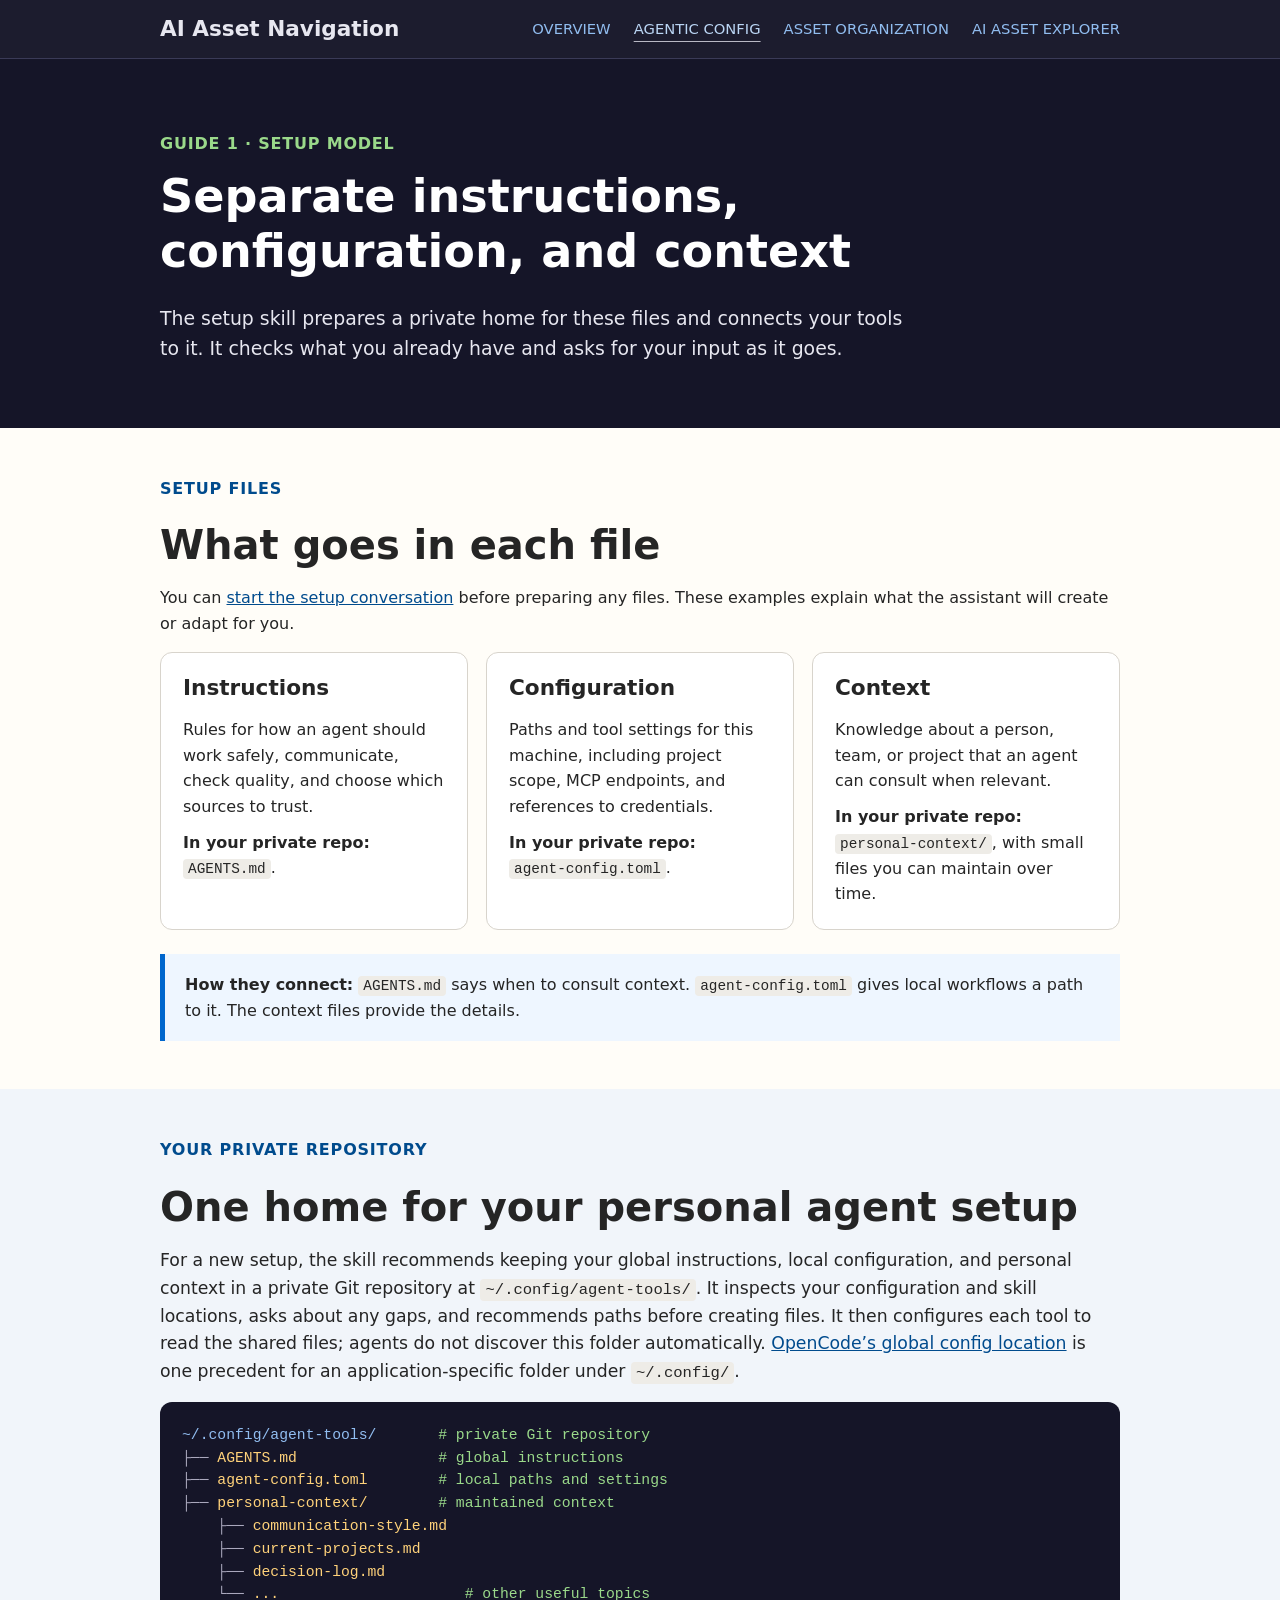
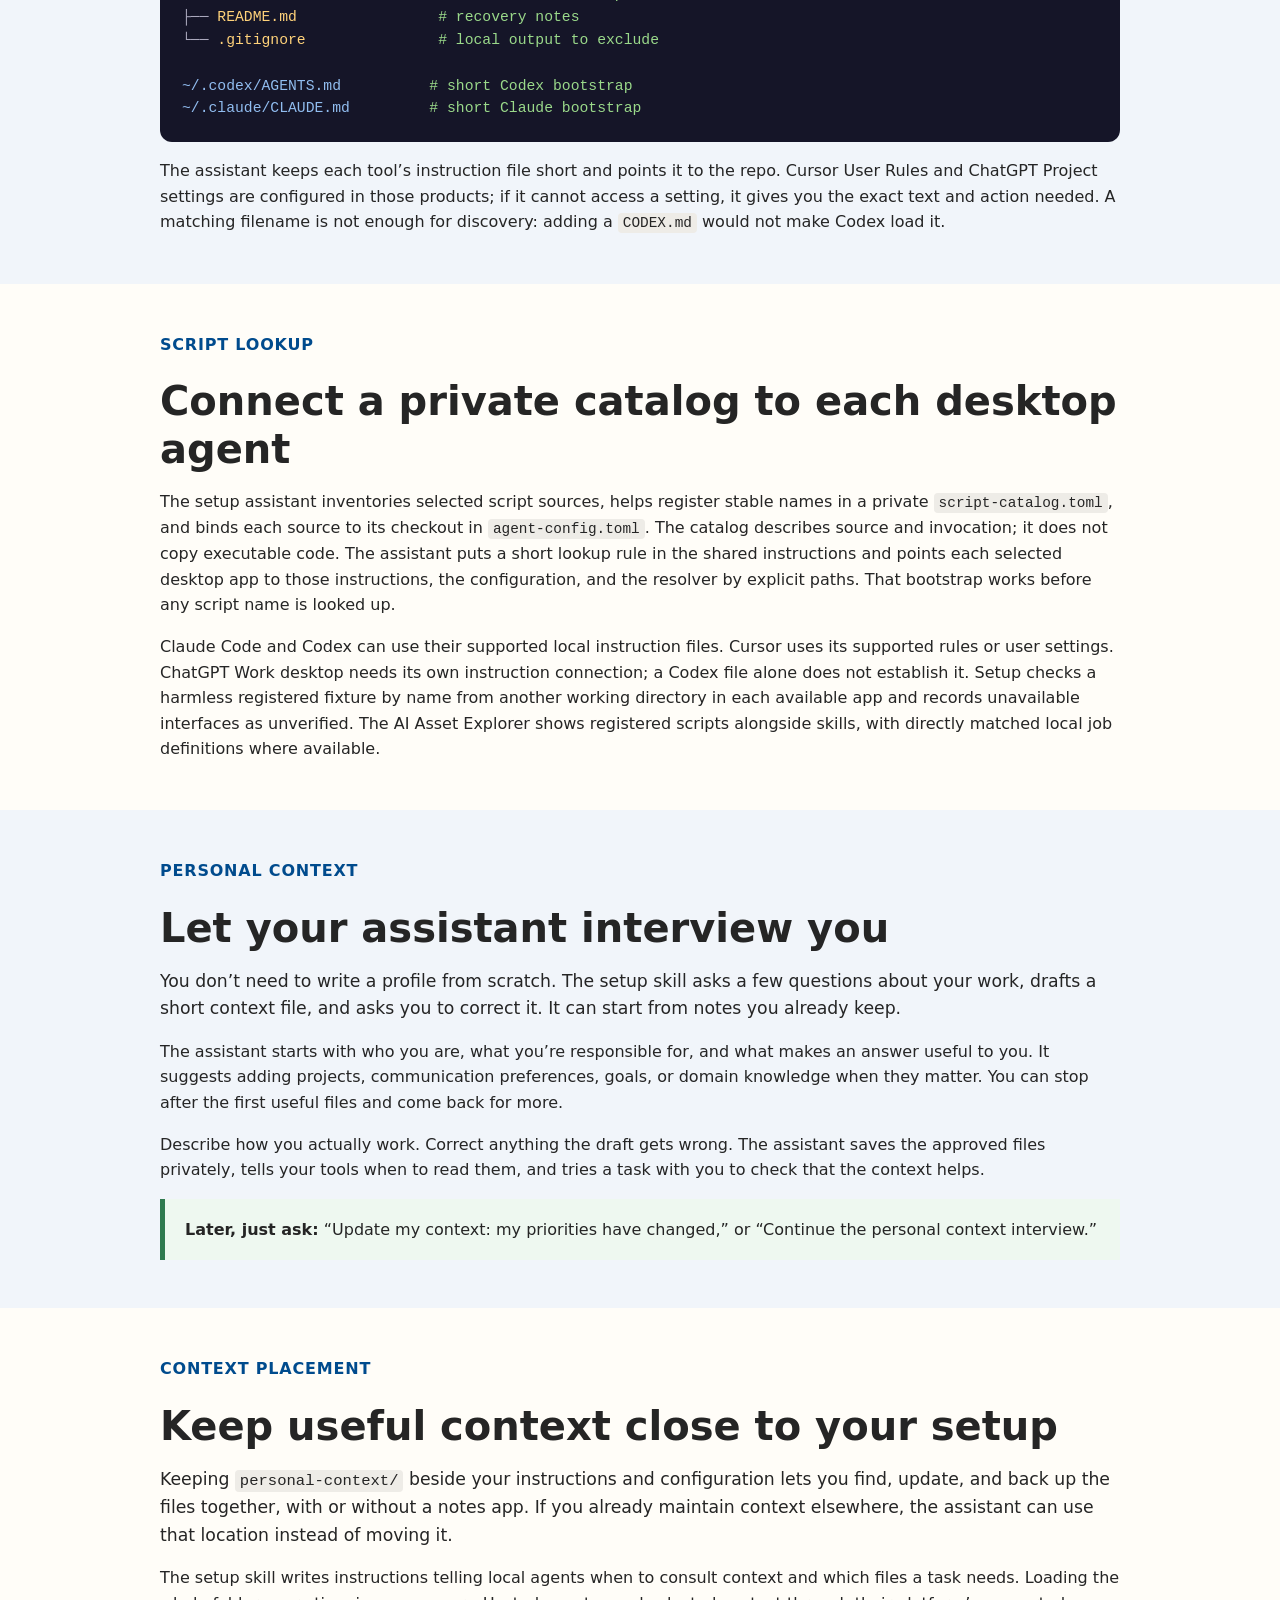
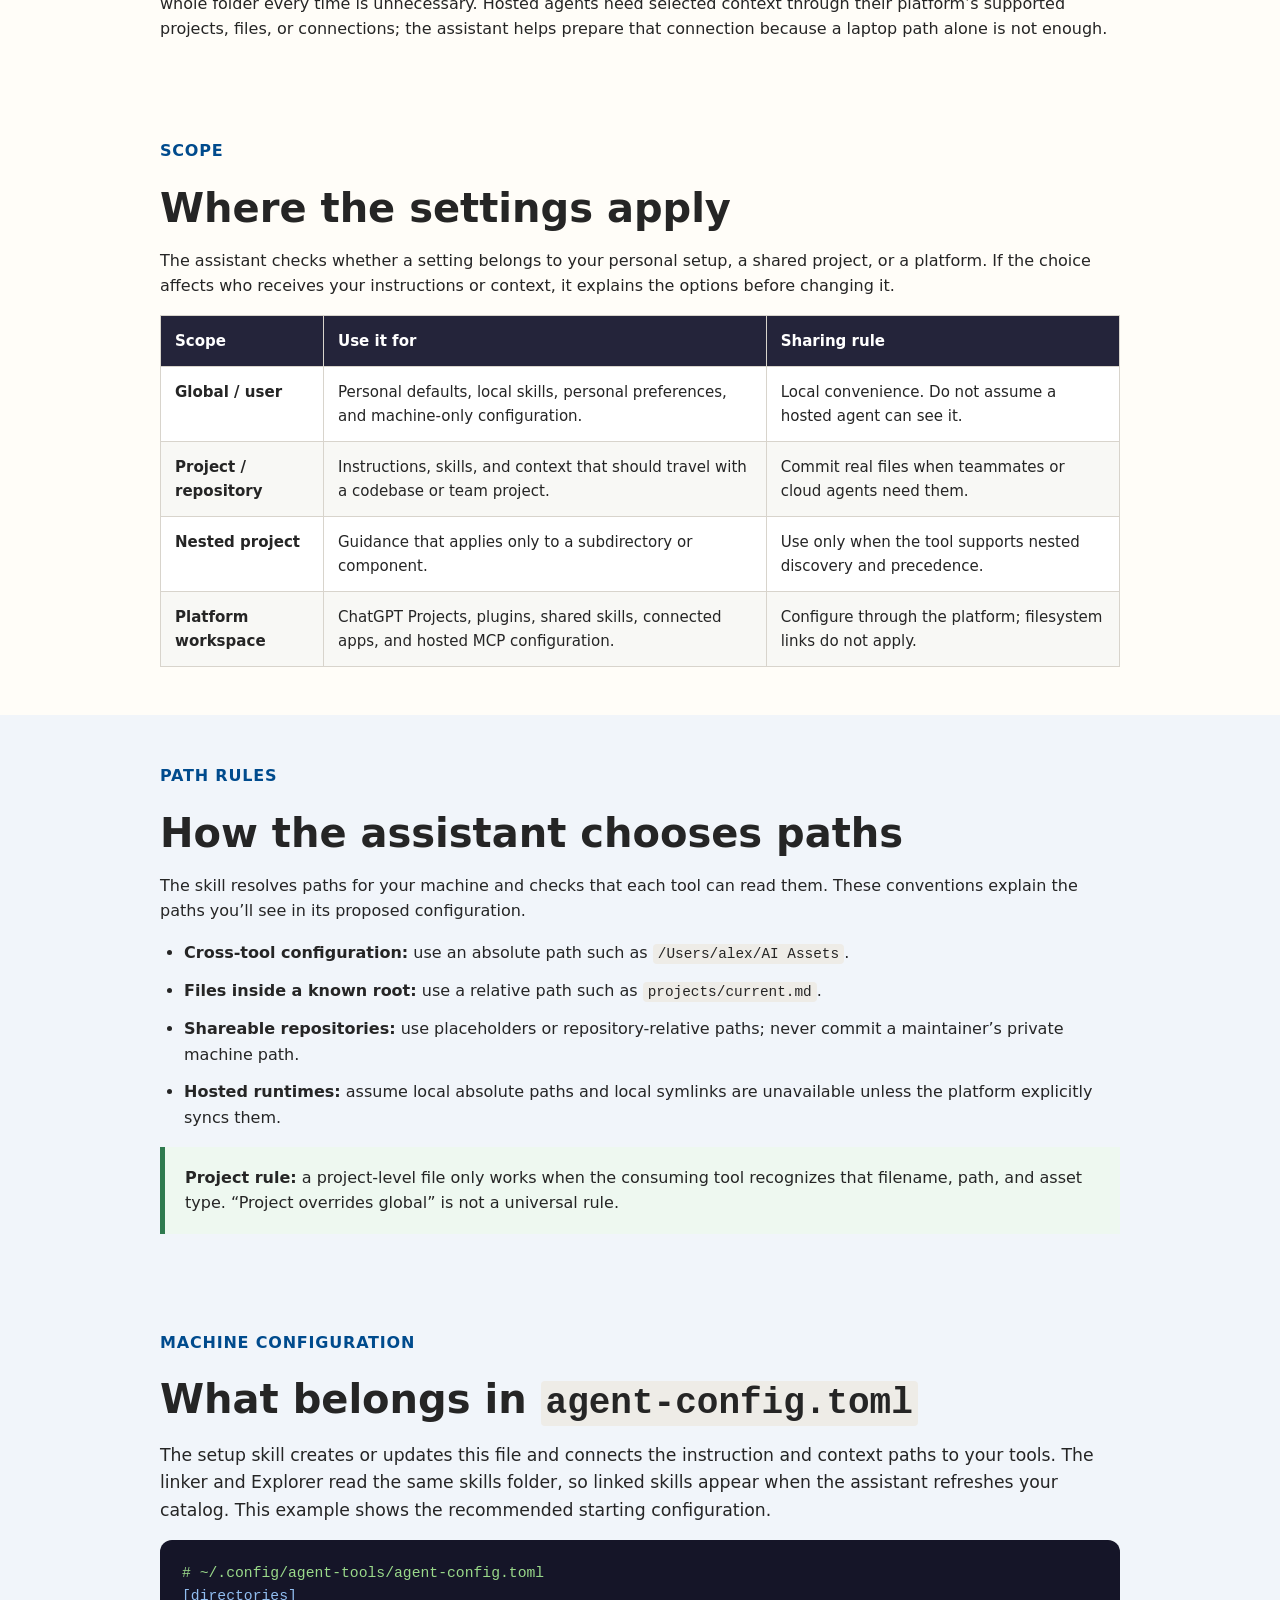
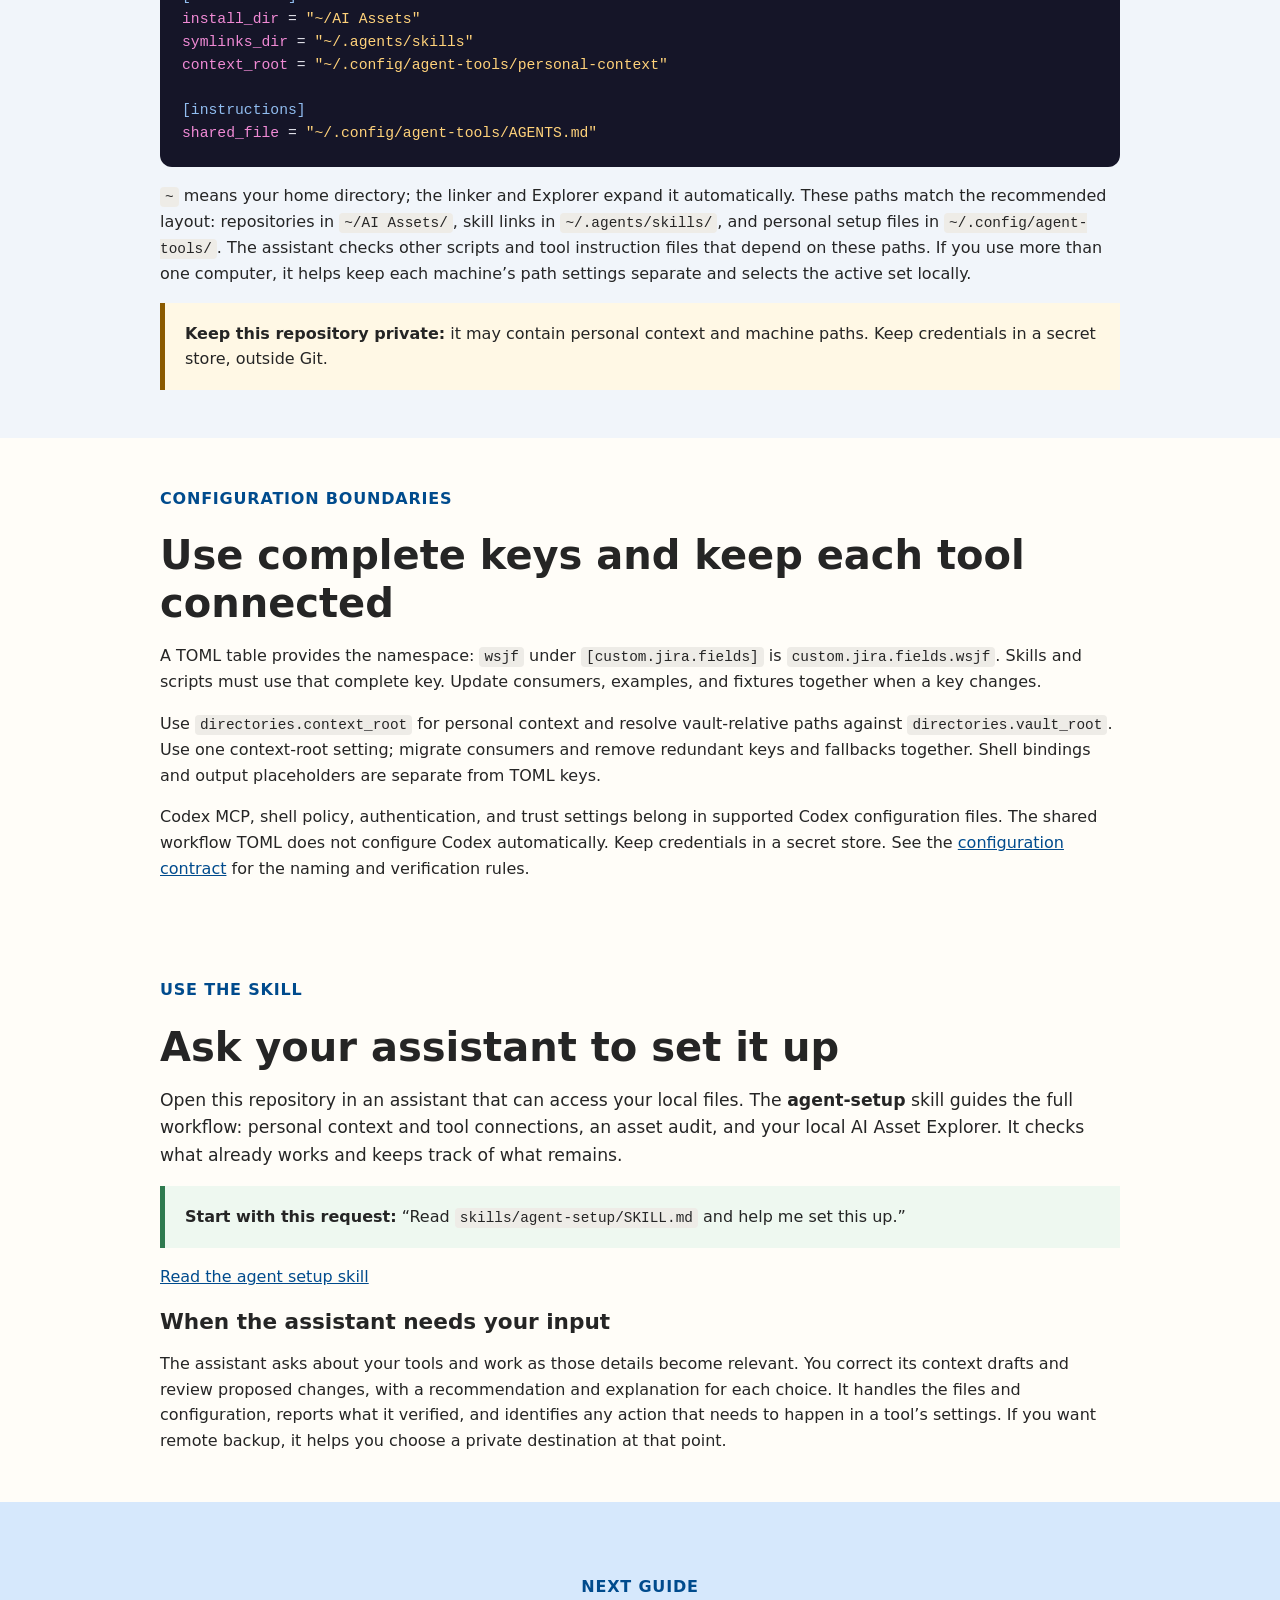
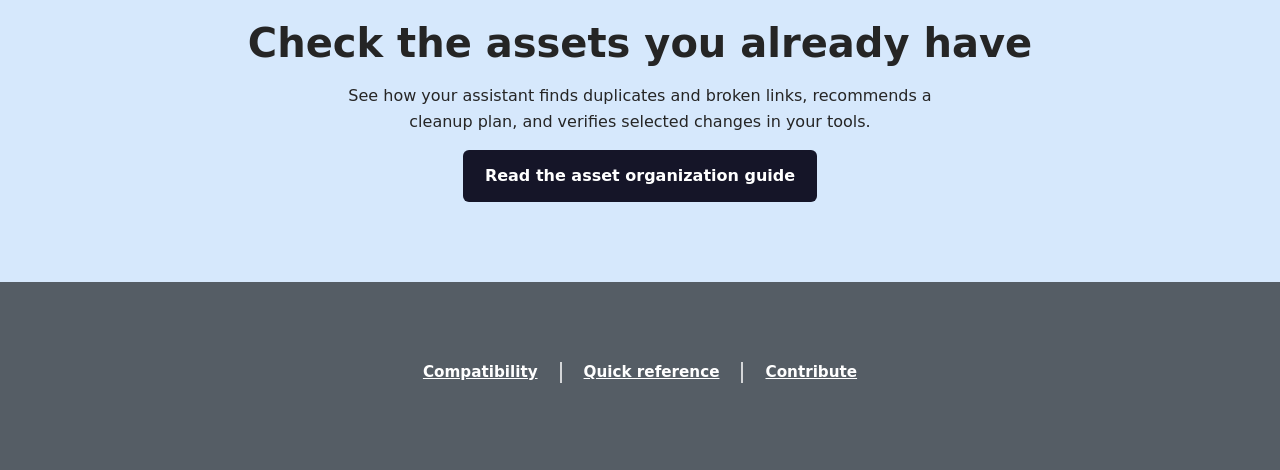
<file: pages/agentic-setup.html>
<!doctype html>
<html lang="en">
<head>
  <meta charset="utf-8">
  <meta name="viewport" content="width=device-width, initial-scale=1">
  <title>Agentic Setup | AI Asset Navigation</title>
  <link rel="icon" type="image/svg+xml" href="favicon.svg">
  <link rel="stylesheet" href="https://static.redhat.com/libs/redhat/redhat-font/latest/webfonts/red-hat-font.min.css">
  <link rel="stylesheet" href="site.css?v=setup-anchor-10">
</head>
<body>
  <nav class="site-nav" aria-label="Primary navigation"><div class="wrap site-nav-inner"><span class="site-brand">AI Asset Navigation</span><div class="site-links"><a href="index.html">Overview</a><a href="agentic-setup.html" aria-current="page">Agentic Config</a><a href="asset-organization.html">Asset organization</a><a href="skills-explorer-guide.html">AI Asset Explorer</a></div></div></nav>
  <header class="hero"><div class="wrap"><p class="eyebrow">Guide 1 · Setup model</p><h1>Separate instructions, configuration, and context</h1><p class="lede">The setup skill prepares a private home for these files and connects your tools to it. It checks what you already have and asks for your input as it goes.</p></div></header>
  <main>
    <section><div class="wrap"><p class="section-label">Setup files</p><h2>What goes in each file</h2><p>You can <a href="index.html#start-here">start the setup conversation</a> before preparing any files. These examples explain what the assistant will create or adapt for you.</p><div class="card-grid"><article class="card"><h3>Instructions</h3><p>Rules for how an agent should work safely, communicate, check quality, and choose which sources to trust.</p><p><strong>In your private repo:</strong><br/><code class="inline">AGENTS.md</code>.</p></article><article class="card"><h3>Configuration</h3><p>Paths and tool settings for this machine, including project scope, MCP endpoints, and references to credentials.</p><p><strong>In your private repo:</strong><br/><code class="inline">agent-config.toml</code>.</p></article><article class="card"><h3>Context</h3><p>Knowledge about a person, team, or project that an agent can consult when relevant.</p><p><strong>In your private repo:</strong><br/><code class="inline">personal-context/</code>, with small files you can maintain over time.</p></article></div><div class="callout" style="margin-top:24px;"><strong>How they connect:</strong> <code class="inline">AGENTS.md</code> says when to consult context. <code class="inline">agent-config.toml</code> gives local workflows a path to it. The context files provide the details.</div></div></section>

    <section class="band"><div class="wrap"><p class="section-label">Your private repository</p><h2>One home for your personal agent setup</h2><p class="lead-text">For a new setup, the skill recommends keeping your global instructions, local configuration, and personal context in a private Git repository at <code class="inline">~/.config/agent-tools/</code>. It inspects your configuration and skill locations, asks about any gaps, and recommends paths before creating files. It then configures each tool to read the shared files; agents do not discover this folder automatically. <a href="https://docs.opencode.ai/docs/config/">OpenCode’s global config location</a> is one precedent for an application-specific folder under <code class="inline">~/.config/</code>.</p><pre><span class="code-path">~/.config/agent-tools/</span>       <span class="code-comment"># private Git repository</span>
<span class="code-tree">├── </span><span class="code-file">AGENTS.md</span>                <span class="code-comment"># global instructions</span>
<span class="code-tree">├── </span><span class="code-file">agent-config.toml</span>        <span class="code-comment"># local paths and settings</span>
<span class="code-tree">├── </span><span class="code-file">personal-context/</span>        <span class="code-comment"># maintained context</span>
<span class="code-tree">    ├── </span><span class="code-file">communication-style.md</span>
<span class="code-tree">    ├── </span><span class="code-file">current-projects.md</span>
<span class="code-tree">    ├── </span><span class="code-file">decision-log.md</span>
<span class="code-tree">    └── </span><span class="code-file">...</span>                     <span class="code-comment"># other useful topics</span>
<span class="code-tree">├── </span><span class="code-file">README.md</span>                <span class="code-comment"># recovery notes</span>
<span class="code-tree">└── </span><span class="code-file">.gitignore</span>               <span class="code-comment"># local output to exclude</span>

<span class="code-path">~/.codex/AGENTS.md</span>          <span class="code-comment"># short Codex bootstrap</span>
<span class="code-path">~/.claude/CLAUDE.md</span>         <span class="code-comment"># short Claude bootstrap</span></pre><p>The assistant keeps each tool’s instruction file short and points it to the repo. Cursor User Rules and ChatGPT Project settings are configured in those products; if it cannot access a setting, it gives you the exact text and action needed. A matching filename is not enough for discovery: adding a <code class="inline">CODEX.md</code> would not make Codex load it.</p></div></section>

    <section><div class="wrap"><p class="section-label">Script lookup</p><h2>Connect a private catalog to each desktop agent</h2><p>The setup assistant inventories selected script sources, helps register stable names in a private <code class="inline">script-catalog.toml</code>, and binds each source to its checkout in <code class="inline">agent-config.toml</code>. The catalog describes source and invocation; it does not copy executable code. The assistant puts a short lookup rule in the shared instructions and points each selected desktop app to those instructions, the configuration, and the resolver by explicit paths. That bootstrap works before any script name is looked up.</p><p>Claude Code and Codex can use their supported local instruction files. Cursor uses its supported rules or user settings. ChatGPT Work desktop needs its own instruction connection; a Codex file alone does not establish it. Setup checks a harmless registered fixture by name from another working directory in each available app and records unavailable interfaces as unverified. The AI Asset Explorer shows registered scripts alongside skills, with directly matched local job definitions where available.</p></div></section>

    <section id="personal-context" class="band">
      <div class="wrap">
        <p class="section-label">Personal context</p>
        <h2>Let your assistant interview you</h2>
        <p class="lead-text">You don’t need to write a profile from scratch. The setup skill asks a few questions about your work, drafts a short context file, and asks you to correct it. It can start from notes you already keep.</p>
        <p>The assistant starts with who you are, what you’re responsible for, and what makes an answer useful to you. It suggests adding projects, communication preferences, goals, or domain knowledge when they matter. You can stop after the first useful files and come back for more.</p>
        <p>Describe how you actually work. Correct anything the draft gets wrong. The assistant saves the approved files privately, tells your tools when to read them, and tries a task with you to check that the context helps.</p>
        <div class="callout green"><strong>Later, just ask:</strong> “Update my context: my priorities have changed,” or “Continue the personal context interview.”</div>
      </div>
    </section>

    <section><div class="wrap"><p class="section-label">Context placement</p><h2>Keep useful context close to your setup</h2><p class="lead-text">Keeping <code class="inline">personal-context/</code> beside your instructions and configuration lets you find, update, and back up the files together, with or without a notes app. If you already maintain context elsewhere, the assistant can use that location instead of moving it.</p><p>The setup skill writes instructions telling local agents when to consult context and which files a task needs. Loading the whole folder every time is unnecessary. Hosted agents need selected context through their platform’s supported projects, files, or connections; the assistant helps prepare that connection because a laptop path alone is not enough.</p></div></section>

    <section><div class="wrap"><p class="section-label">Scope</p><h2>Where the settings apply</h2><p>The assistant checks whether a setting belongs to your personal setup, a shared project, or a platform. If the choice affects who receives your instructions or context, it explains the options before changing it.</p><table><thead><tr><th>Scope</th><th>Use it for</th><th>Sharing rule</th></tr></thead><tbody><tr><td><strong>Global / user</strong></td><td>Personal defaults, local skills, personal preferences, and machine-only configuration.</td><td>Local convenience. Do not assume a hosted agent can see it.</td></tr><tr><td><strong>Project / repository</strong></td><td>Instructions, skills, and context that should travel with a codebase or team project.</td><td>Commit real files when teammates or cloud agents need them.</td></tr><tr><td><strong>Nested project</strong></td><td>Guidance that applies only to a subdirectory or component.</td><td>Use only when the tool supports nested discovery and precedence.</td></tr><tr><td><strong>Platform workspace</strong></td><td>ChatGPT Projects, plugins, shared skills, connected apps, and hosted MCP configuration.</td><td>Configure through the platform; filesystem links do not apply.</td></tr></tbody></table></div></section>

    <section class="band"><div class="wrap"><p class="section-label">Path rules</p><h2>How the assistant chooses paths</h2><p>The skill resolves paths for your machine and checks that each tool can read them. These conventions explain the paths you’ll see in its proposed configuration.</p><ul class="steps"><li><strong>Cross-tool configuration:</strong> use an absolute path such as <code class="inline">/Users/alex/AI Assets</code>.</li><li><strong>Files inside a known root:</strong> use a relative path such as <code class="inline">projects/current.md</code>.</li><li><strong>Shareable repositories:</strong> use placeholders or repository-relative paths; never commit a maintainer’s private machine path.</li><li><strong>Hosted runtimes:</strong> assume local absolute paths and local symlinks are unavailable unless the platform explicitly syncs them.</li></ul><div class="callout green"><strong>Project rule:</strong> a project-level file only works when the consuming tool recognizes that filename, path, and asset type. “Project overrides global” is not a universal rule.</div></div></section>

    <section class="band"><div class="wrap"><p class="section-label">Machine configuration</p><h2>What belongs in <code class="inline">agent-config.toml</code></h2><p class="lead-text">The setup skill creates or updates this file and connects the instruction and context paths to your tools. The linker and Explorer read the same skills folder, so linked skills appear when the assistant refreshes your catalog. This example shows the recommended starting configuration.</p><pre><span class="code-comment"># ~/.config/agent-tools/agent-config.toml</span>
<span class="code-section">[directories]</span>
<span class="code-key">install_dir</span> = <span class="code-string">"~/AI Assets"</span>
<span class="code-key">symlinks_dir</span> = <span class="code-string">"~/.agents/skills"</span>
<span class="code-key">context_root</span> = <span class="code-string">"~/.config/agent-tools/personal-context"</span>

<span class="code-section">[instructions]</span>
<span class="code-key">shared_file</span> = <span class="code-string">"~/.config/agent-tools/AGENTS.md"</span></pre><p><code class="inline">~</code> means your home directory; the linker and Explorer expand it automatically. These paths match the recommended layout: repositories in <code class="inline">~/AI Assets/</code>, skill links in <code class="inline">~/.agents/skills/</code>, and personal setup files in <code class="inline">~/.config/agent-tools/</code>. The assistant checks other scripts and tool instruction files that depend on these paths. If you use more than one computer, it helps keep each machine’s path settings separate and selects the active set locally.</p><div class="callout amber"><strong>Keep this repository private:</strong> it may contain personal context and machine paths. Keep credentials in a secret store, outside Git.</div></div></section>

    <section><div class="wrap"><p class="section-label">Configuration boundaries</p><h2>Use complete keys and keep each tool connected</h2><p>A TOML table provides the namespace: <code class="inline">wsjf</code> under <code class="inline">[custom.jira.fields]</code> is <code class="inline">custom.jira.fields.wsjf</code>. Skills and scripts must use that complete key. Update consumers, examples, and fixtures together when a key changes.</p><p>Use <code class="inline">directories.context_root</code> for personal context and resolve vault-relative paths against <code class="inline">directories.vault_root</code>. Use one context-root setting; migrate consumers and remove redundant keys and fallbacks together. Shell bindings and output placeholders are separate from TOML keys.</p><p>Codex MCP, shell policy, authentication, and trust settings belong in supported Codex configuration files. The shared workflow TOML does not configure Codex automatically. Keep credentials in a secret store. See the <a href="docs/configuration-contract.md" data-local-href="../docs/configuration-contract.md">configuration contract</a> for the naming and verification rules.</p></div></section>

    <section>
      <div class="wrap">
        <p class="section-label">Use the skill</p>
        <h2>Ask your assistant to set it up</h2>
        <p class="lead-text">Open this repository in an assistant that can access your local files. The <strong>agent-setup</strong> skill guides the full workflow: personal context and tool connections, an asset audit, and your local AI Asset Explorer. It checks what already works and keeps track of what remains.</p>
        <div class="callout green"><strong>Start with this request:</strong> “Read <code class="inline">skills/agent-setup/SKILL.md</code> and help me set this up.”</div>
        <p><a href="skills/agent-setup/SKILL.md" data-local-href="../skills/agent-setup/SKILL.md">Read the agent setup skill</a></p>
        <h3>When the assistant needs your input</h3>
        <p>The assistant asks about your tools and work as those details become relevant. You correct its context drafts and review proposed changes, with a recommendation and explanation for each choice. It handles the files and configuration, reports what it verified, and identifies any action that needs to happen in a tool’s settings. If you want remote backup, it helps you choose a private destination at that point.</p>
      </div>
    </section>
    <section class="final-cta"><div class="wrap"><p class="section-label">Next guide</p><h2>Check the assets you already have</h2><p>See how your assistant finds duplicates and broken links, recommends a cleanup plan, and verifies selected changes in your tools.</p><p><a class="cta-link" href="asset-organization.html">Read the asset organization guide</a></p></div></section>
  </main>
  <footer><div class="wrap"><nav class="footer-nav" aria-label="Footer navigation"><a href="tool-compatibility.html">Compatibility</a><a href="quick-reference.html">Quick reference</a><a id="feedback-link" href="https://gitlab.cee.redhat.com/ktotten/local-ai-asset-organization/-/work_items?sort=created_date&amp;state=opened&amp;first_page_size=20" target="_blank" rel="noopener noreferrer">Contribute</a></nav></div></footer>
  <script>
    // Source checkout keeps skills/ beside pages/; the published site places both at its root.
    if (location.pathname.includes('/pages/')) {
      document.querySelectorAll('a[data-local-href]').forEach(link => {
        link.href = link.dataset.localHref;
      });
    }
  </script>
<script>
  if (location.hostname === 'starryeyez024.github.io') {
    const feedbackLink = document.getElementById('feedback-link');
    feedbackLink.href = 'https://github.com/starryeyez024/local-ai-asset-organization/issues';
  }
</script>
</body>
</html>
</file>
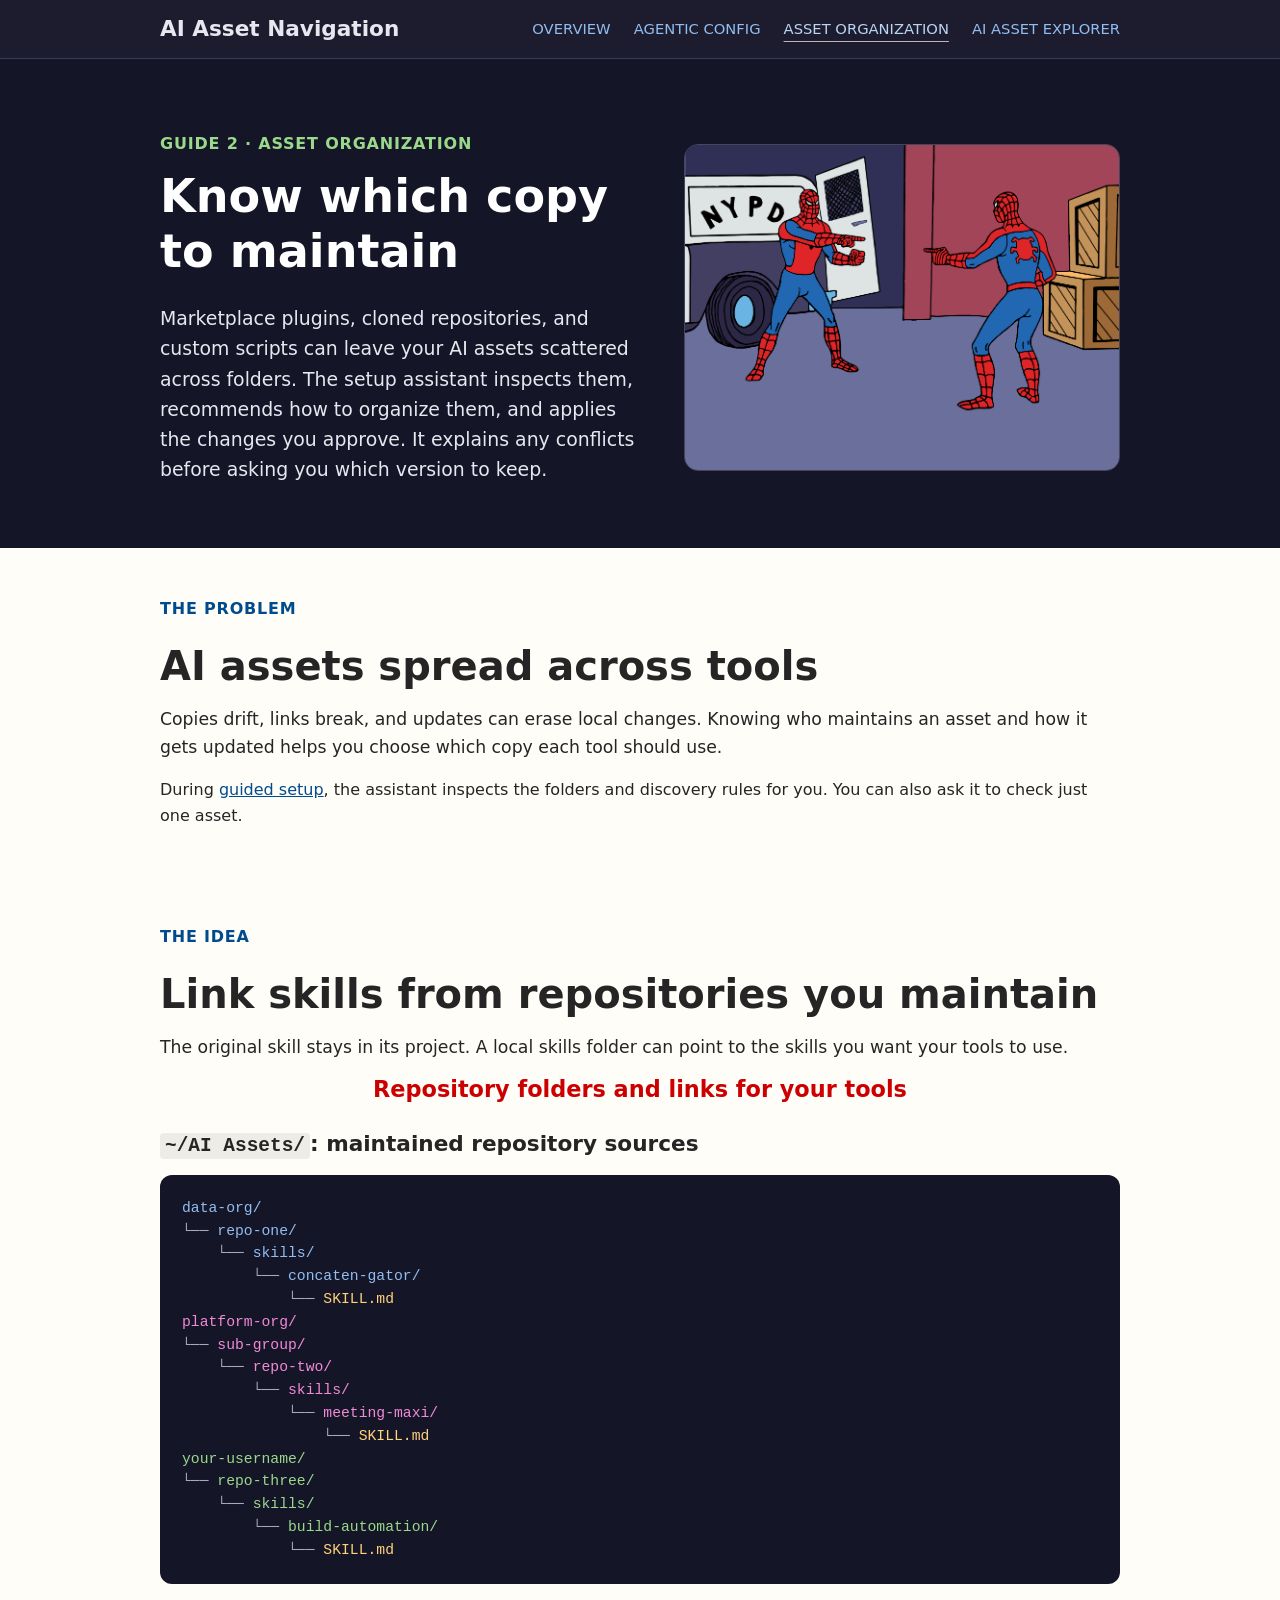
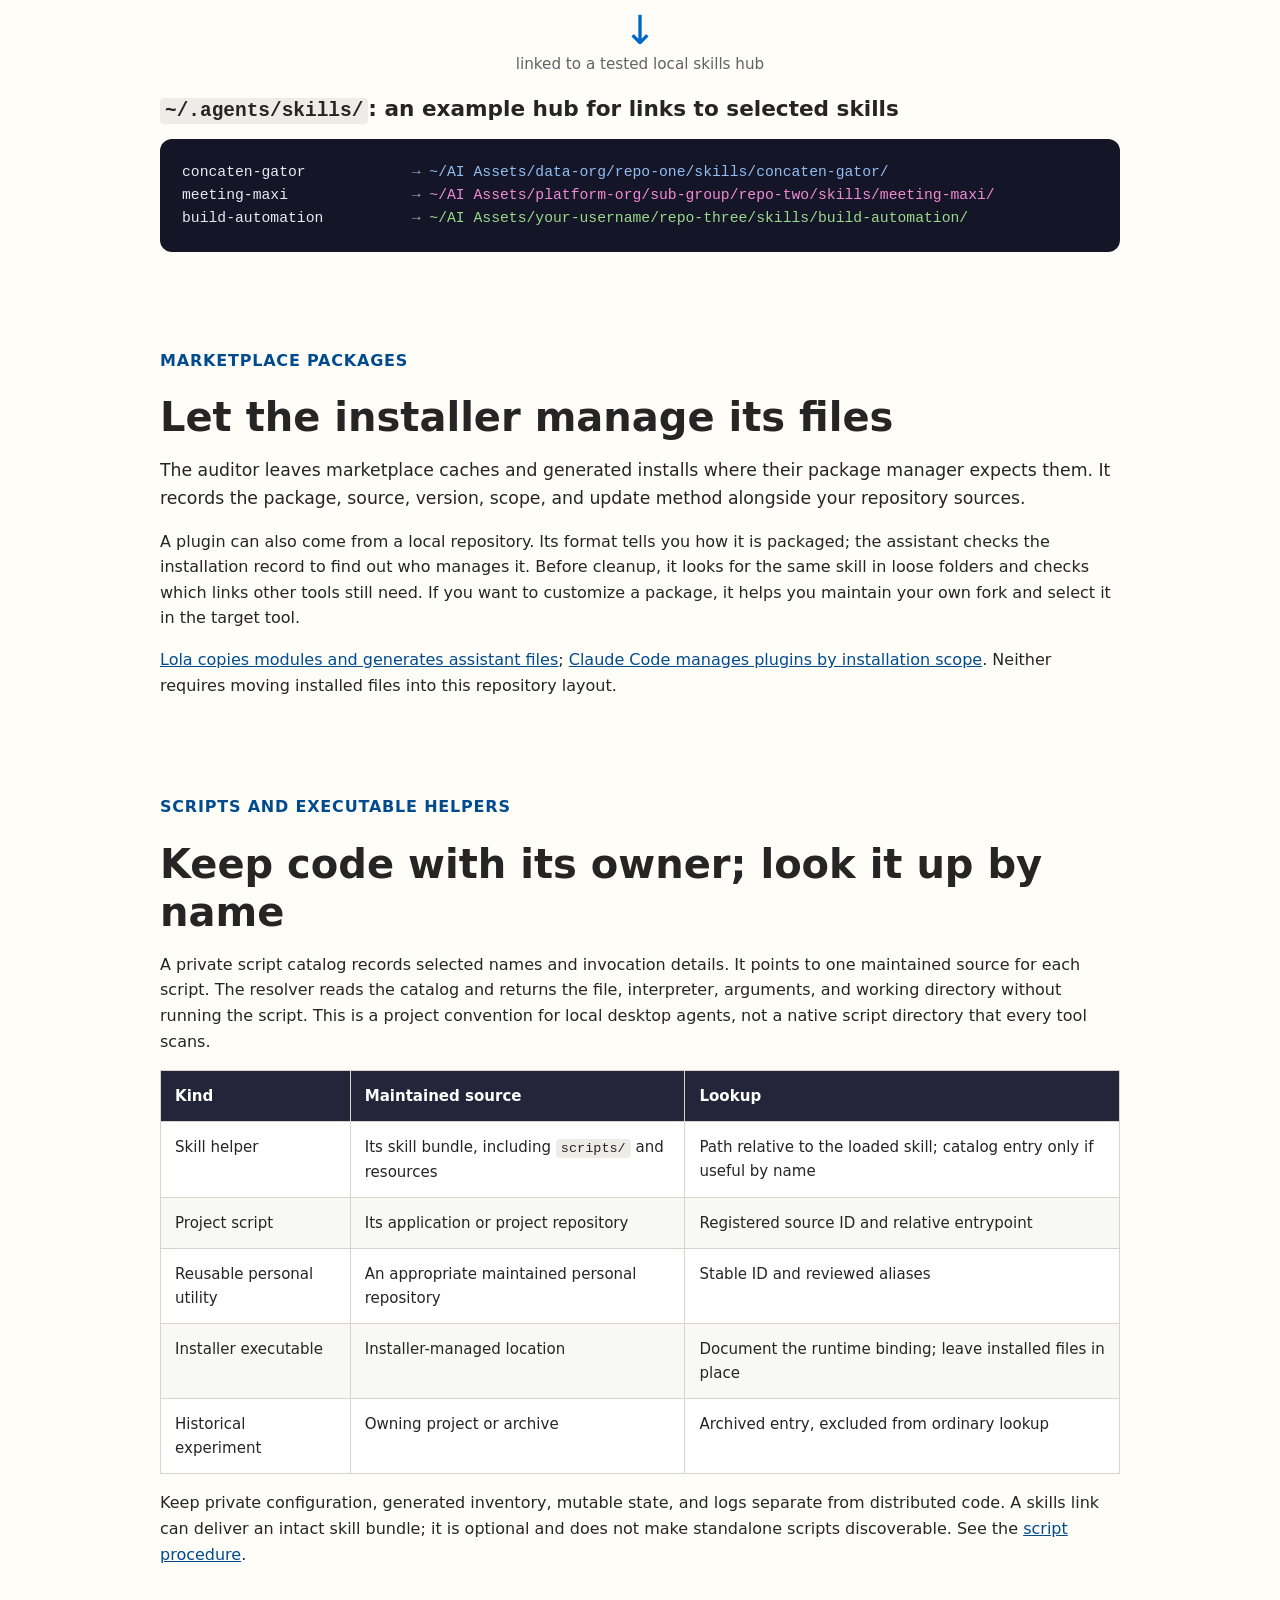
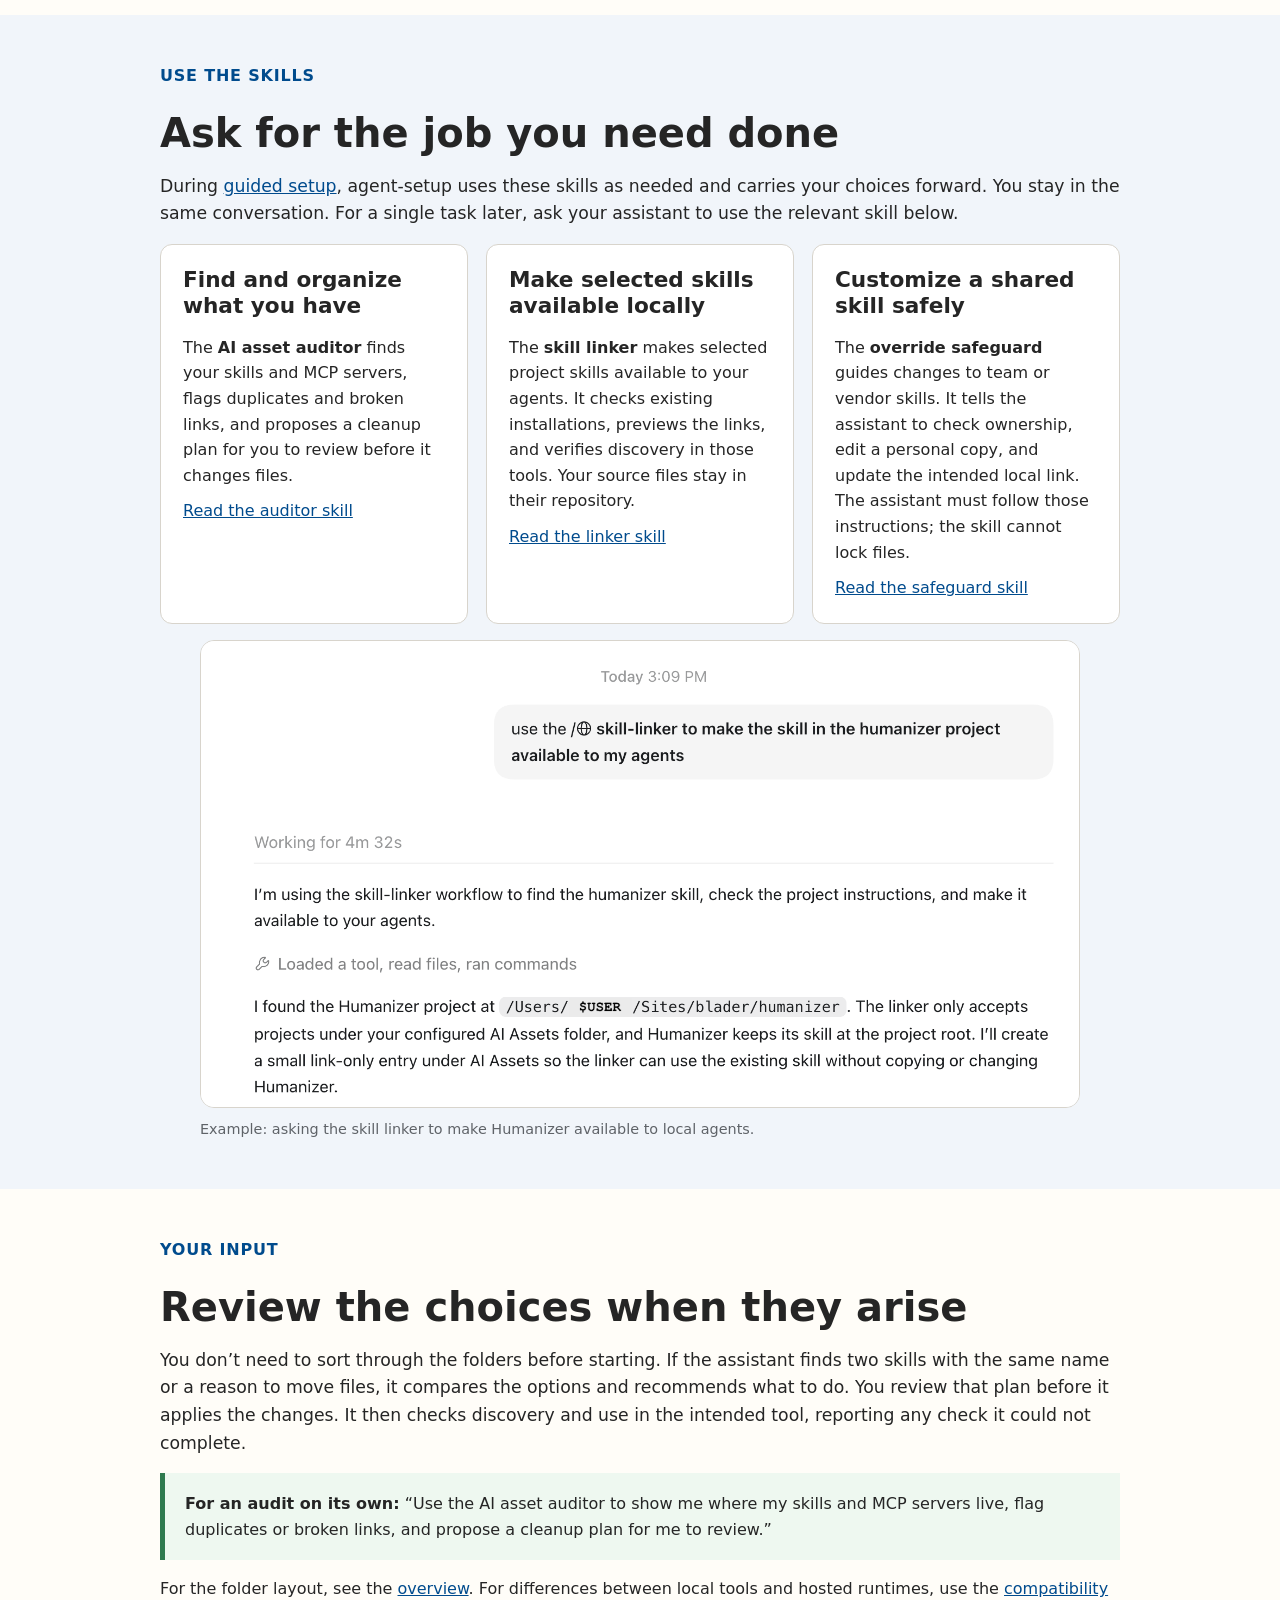
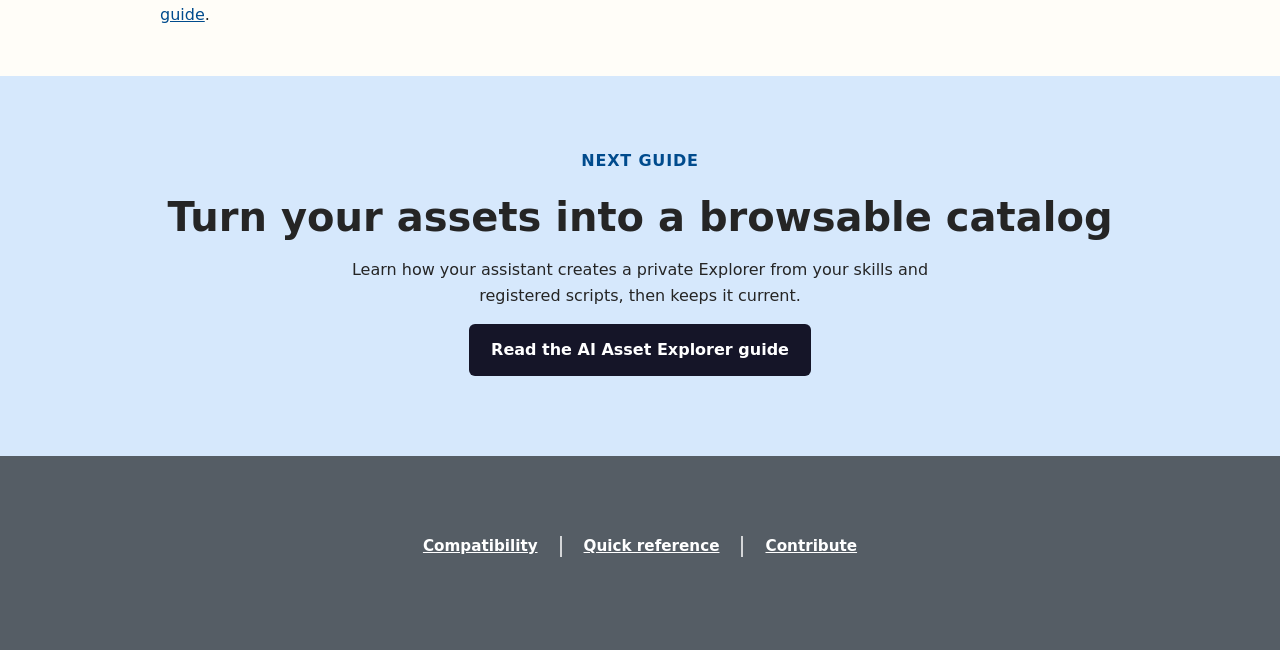
<file: pages/asset-organization.html>
<!doctype html>
<html lang="en">
<head>
  <meta charset="utf-8">
  <meta name="viewport" content="width=device-width, initial-scale=1">
  <title>Asset Organization | AI Asset Navigation</title>
  <link rel="icon" type="image/svg+xml" href="favicon.svg">
  <link rel="stylesheet" href="https://static.redhat.com/libs/redhat/redhat-font/latest/webfonts/red-hat-font.min.css">
  <link rel="stylesheet" href="site.css?v=setup-anchor-10">
</head>
<body>
  <nav class="site-nav" aria-label="Primary navigation">
    <div class="wrap site-nav-inner">
      <span class="site-brand">AI Asset Navigation</span>
      <div class="site-links">
        <a href="index.html">Overview</a>
        <a href="agentic-setup.html">Agentic Config</a>
        <a href="asset-organization.html" aria-current="page">Asset organization</a>
        <a href="skills-explorer-guide.html">AI Asset Explorer</a>
      </div>
    </div>
  </nav>

  <header class="hero">
    <div class="wrap hero-grid">
      <div>
        <p class="eyebrow">Guide 2 · Asset organization</p>
        <h1>Know which copy to maintain</h1>
        <p class="lede">Marketplace plugins, cloned repositories, and custom scripts can leave your AI assets scattered across folders. The setup assistant inspects them, recommends how to organize them, and applies the changes you approve. It explains any conflicts before asking you which version to keep.</p>
      </div>
      <div class="hero-image">
        <img src="images/confusion.png" alt="Two identical Spider-Man characters pointing at each other in confusion.">
      </div>
    </div>
  </header>

  <main>
    <section>
      <div class="wrap">
        <p class="section-label">The problem</p>
        <h2>AI assets spread across tools</h2>
        <p class="lead-text">Copies drift, links break, and updates can erase local changes. Knowing who maintains an asset and how it gets updated helps you choose which copy each tool should use.</p>
        <p>During <a href="index.html#start-here">guided setup</a>, the assistant inspects the folders and discovery rules for you. You can also ask it to check just one asset.</p>
      </div>
    </section>

    <section>
      <div class="wrap">
        <p class="section-label">The idea</p>
        <h2>Link skills from repositories you maintain</h2>
        <p class="lead-text">The original skill stays in its project. A local skills folder can point to the skills you want your tools to use.</p>
        <div class="diagram root-diagram">
          <p class="diagram-title">Repository folders and links for your tools</p>
          <h3><code class="inline">~/AI Assets/</code>: maintained repository sources</h3>
          <pre><span class="tree">data-org/</span>
<span class="tree-mark">└── </span><span class="tree">repo-one/</span>
<span class="tree-mark">    └── </span><span class="tree">skills/</span>
<span class="tree-mark">        └── </span><span class="tree">concaten-gator/</span>
<span class="tree-mark">            └── </span><span class="tree-file">SKILL.md</span>
<span class="tree pink">platform-org/</span>
<span class="tree-mark">└── </span><span class="tree pink">sub-group/</span>
<span class="tree-mark">    └── </span><span class="tree pink">repo-two/</span>
<span class="tree-mark">        └── </span><span class="tree pink">skills/</span>
<span class="tree-mark">            └── </span><span class="tree pink">meeting-maxi/</span>
<span class="tree-mark">                └── </span><span class="tree-file">SKILL.md</span>
<span class="tree green">your-username/</span>
<span class="tree-mark">└── </span><span class="tree green">repo-three/</span>
<span class="tree-mark">    └── </span><span class="tree green">skills/</span>
<span class="tree-mark">        └── </span><span class="tree green">build-automation/</span>
<span class="tree-mark">            └── </span><span class="tree-file">SKILL.md</span></pre>
          <div class="root-compare-arrow-vert" aria-hidden="true"><span class="glyph">↓</span><span class="caption">linked to a tested local skills hub</span></div>
          <h3><code class="inline">~/.agents/skills/</code>: an example hub for links to selected skills</h3>
          <pre>concaten-gator            <span class="tree-mark">→</span> <span class="tree">~/AI Assets/data-org/repo-one/skills/concaten-gator/</span>
meeting-maxi              <span class="tree-mark">→</span> <span class="tree pink">~/AI Assets/platform-org/sub-group/repo-two/skills/meeting-maxi/</span>
build-automation          <span class="tree-mark">→</span> <span class="tree green">~/AI Assets/your-username/repo-three/skills/build-automation/</span></pre>
        </div>
      </div>
    </section>

    <section id="marketplace-packages"><div class="wrap"><p class="section-label">Marketplace packages</p><h2>Let the installer manage its files</h2><p class="lead-text">The auditor leaves marketplace caches and generated installs where their package manager expects them. It records the package, source, version, scope, and update method alongside your repository sources.</p><p>A plugin can also come from a local repository. Its format tells you how it is packaged; the assistant checks the installation record to find out who manages it. Before cleanup, it looks for the same skill in loose folders and checks which links other tools still need. If you want to customize a package, it helps you maintain your own fork and select it in the target tool.</p><p><a href="https://docs.getlola.dev/dev-guide/architecture/">Lola copies modules and generates assistant files</a>; <a href="https://code.claude.com/docs/en/discover-plugins">Claude Code manages plugins by installation scope</a>. Neither requires moving installed files into this repository layout.</p></div></section>

    <section id="scripts"><div class="wrap"><p class="section-label">Scripts and executable helpers</p><h2>Keep code with its owner; look it up by name</h2><p>A private script catalog records selected names and invocation details. It points to one maintained source for each script. The resolver reads the catalog and returns the file, interpreter, arguments, and working directory without running the script. This is a project convention for local desktop agents, not a native script directory that every tool scans.</p><table><thead><tr><th>Kind</th><th>Maintained source</th><th>Lookup</th></tr></thead><tbody><tr><td>Skill helper</td><td>Its skill bundle, including <code class="inline">scripts/</code> and resources</td><td>Path relative to the loaded skill; catalog entry only if useful by name</td></tr><tr><td>Project script</td><td>Its application or project repository</td><td>Registered source ID and relative entrypoint</td></tr><tr><td>Reusable personal utility</td><td>An appropriate maintained personal repository</td><td>Stable ID and reviewed aliases</td></tr><tr><td>Installer executable</td><td>Installer-managed location</td><td>Document the runtime binding; leave installed files in place</td></tr><tr><td>Historical experiment</td><td>Owning project or archive</td><td>Archived entry, excluded from ordinary lookup</td></tr></tbody></table><p>Keep private configuration, generated inventory, mutable state, and logs separate from distributed code. A skills link can deliver an intact skill bundle; it is optional and does not make standalone scripts discoverable. See the <a href="skills/ai-asset-auditor/references/scripts.md" data-local-href="../skills/ai-asset-auditor/references/scripts.md">script procedure</a>.</p></div></section>

    <section class="band" id="working-linker">
      <div class="wrap">
        <p class="section-label">Use the skills</p>
        <h2>Ask for the job you need done</h2>
        <p class="lead-text">During <a href="index.html#start-here">guided setup</a>, agent-setup uses these skills as needed and carries your choices forward. You stay in the same conversation. For a single task later, ask your assistant to use the relevant skill below.</p>
        <div class="card-grid">
          <article class="card">
            <h3>Find and organize what you have</h3>
            <p>The <strong>AI asset auditor</strong> finds your skills and MCP servers, flags duplicates and broken links, and proposes a cleanup plan for you to review before it changes files.</p>
            <p><a href="skills/ai-asset-auditor/SKILL.md" data-local-href="../skills/ai-asset-auditor/SKILL.md">Read the auditor skill</a></p>
          </article>
          <article class="card">
            <h3>Make selected skills available locally</h3>
            <p>The <strong>skill linker</strong> makes selected project skills available to your agents. It checks existing installations, previews the links, and verifies discovery in those tools. Your source files stay in their repository.</p>
            <p><a href="skills/skill-linker/SKILL.md" data-local-href="../skills/skill-linker/SKILL.md">Read the linker skill</a></p>
          </article>
          <article class="card">
            <h3>Customize a shared skill safely</h3>
            <p>The <strong>override safeguard</strong> guides changes to team or vendor skills. It tells the assistant to check ownership, edit a personal copy, and update the intended local link. The assistant must follow those instructions; the skill cannot lock files.</p>
            <p><a href="skills/skill-override-safeguard/SKILL.md" data-local-href="../skills/skill-override-safeguard/SKILL.md">Read the safeguard skill</a></p>
          </article>
        </div>
        <figure>
          <img class="guide-figure" src="images/skill-linker-example.png" width="1616" height="858" loading="lazy" alt="Conversation showing a request to make the Humanizer skill available to local agents and the assistant’s response.">
          <figcaption class="muted">Example: asking the skill linker to make Humanizer available to local agents.</figcaption>
        </figure>
      </div>
    </section>

    <section>
      <div class="wrap">
        <p class="section-label">Your input</p>
        <h2>Review the choices when they arise</h2>
        <p class="lead-text">You don’t need to sort through the folders before starting. If the assistant finds two skills with the same name or a reason to move files, it compares the options and recommends what to do. You review that plan before it applies the changes. It then checks discovery and use in the intended tool, reporting any check it could not complete.</p>
        <div class="callout green"><strong>For an audit on its own:</strong> “Use the AI asset auditor to show me where my skills and MCP servers live, flag duplicates or broken links, and propose a cleanup plan for me to review.”</div>
        <p>For the folder layout, see the <a href="index.html">overview</a>. For differences between local tools and hosted runtimes, use the <a href="tool-compatibility.html">compatibility guide</a>.</p>
      </div>
    </section>
    <section class="final-cta"><div class="wrap"><p class="section-label">Next guide</p><h2>Turn your assets into a browsable catalog</h2><p>Learn how your assistant creates a private Explorer from your skills and registered scripts, then keeps it current.</p><p><a class="cta-link" href="skills-explorer-guide.html">Read the AI Asset Explorer guide</a></p></div></section>
  </main>

  <footer><div class="wrap"><nav class="footer-nav" aria-label="Footer navigation"><a href="tool-compatibility.html">Compatibility</a><a href="quick-reference.html">Quick reference</a><a id="feedback-link" href="https://gitlab.cee.redhat.com/ktotten/local-ai-asset-organization/-/work_items?sort=created_date&amp;state=opened&amp;first_page_size=20" target="_blank" rel="noopener noreferrer">Contribute</a></nav></div></footer>
  <script>
    // Source checkout keeps skills/ beside pages/; the published site places both at its root.
    if (location.pathname.includes('/pages/')) {
      document.querySelectorAll('a[data-local-href]').forEach(link => {
        link.href = link.dataset.localHref;
      });
    }
  </script>
<script>
  if (location.hostname === 'starryeyez024.github.io') {
    const feedbackLink = document.getElementById('feedback-link');
    feedbackLink.href = 'https://github.com/starryeyez024/local-ai-asset-organization/issues';
  }
</script>
</body>
</html>
</file>
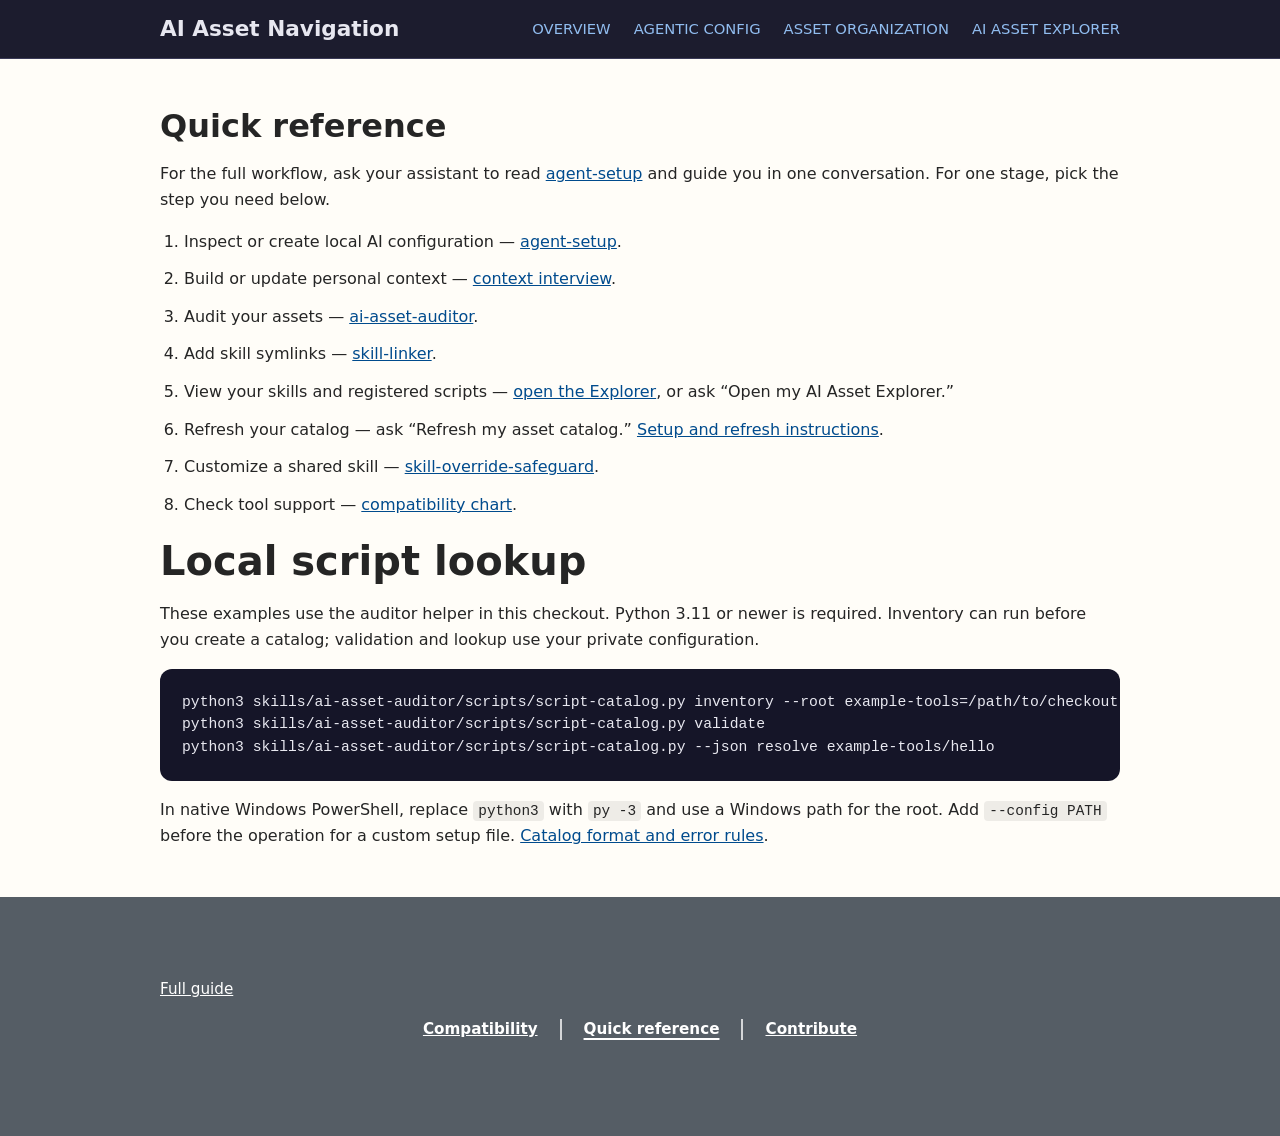
<file: pages/quick-reference.html>
<!doctype html>
<html lang="en">
<head>
  <meta charset="utf-8">
  <meta name="viewport" content="width=device-width, initial-scale=1">
  <title>Quick Reference | AI Asset Navigation</title>
  <link rel="icon" type="image/svg+xml" href="favicon.svg">
  <link rel="stylesheet" href="https://static.redhat.com/libs/redhat/redhat-font/latest/webfonts/red-hat-font.min.css">
  <link rel="stylesheet" href="site.css?v=setup-anchor-10">
</head>
<body>
  <nav class="site-nav" aria-label="Primary navigation"><div class="wrap site-nav-inner"><span class="site-brand">AI Asset Navigation</span><div class="site-links"><a href="index.html">Overview</a><a href="agentic-setup.html">Agentic Config</a><a href="asset-organization.html">Asset organization</a><a href="skills-explorer-guide.html">AI Asset Explorer</a></div></div></nav>
  <main class="wrap">
    <section>
      <h1 style="font-size:2rem;">Quick reference</h1>
      <p>For the full workflow, ask your assistant to read <a href="skills/agent-setup/SKILL.md" data-local-href="../skills/agent-setup/SKILL.md">agent-setup</a> and guide you in one conversation. For one stage, pick the step you need below.</p>
      <ol class="steps">
        <li>Inspect or create local AI configuration — <a href="skills/agent-setup/SKILL.md" data-local-href="../skills/agent-setup/SKILL.md">agent-setup</a>.</li>
        <li>Build or update personal context — <a href="skills/agent-setup/references/personal-context.md" data-local-href="../skills/agent-setup/references/personal-context.md">context interview</a>.</li>
        <li>Audit your assets — <a href="skills/ai-asset-auditor/SKILL.md" data-local-href="../skills/ai-asset-auditor/SKILL.md">ai-asset-auditor</a>.</li>
        <li>Add skill symlinks — <a href="skills/skill-linker/SKILL.md" data-local-href="../skills/skill-linker/SKILL.md">skill-linker</a>.</li>
        <li>View your skills and registered scripts — <a id="open-explorer" href="skills-explorer-guide.html">open the Explorer</a>, or ask “Open my AI Asset Explorer.”</li>
        <li>Refresh your catalog — ask “Refresh my asset catalog.” <a href="skills/agent-setup/references/explorer.md" data-local-href="../skills/agent-setup/references/explorer.md">Setup and refresh instructions</a>.</li>
        <li>Customize a shared skill — <a href="skills/skill-override-safeguard/SKILL.md" data-local-href="../skills/skill-override-safeguard/SKILL.md">skill-override-safeguard</a>.</li>
        <li>Check tool support — <a href="tool-compatibility.html">compatibility chart</a>.</li>
      </ol>
      <h2>Local script lookup</h2>
      <p>These examples use the auditor helper in this checkout. Python 3.11 or newer is required. Inventory can run before you create a catalog; validation and lookup use your private configuration.</p>
      <pre>python3 skills/ai-asset-auditor/scripts/script-catalog.py inventory --root example-tools=/path/to/checkout
python3 skills/ai-asset-auditor/scripts/script-catalog.py validate
python3 skills/ai-asset-auditor/scripts/script-catalog.py --json resolve example-tools/hello</pre>
      <p>In native Windows PowerShell, replace <code class="inline">python3</code> with <code class="inline">py -3</code> and use a Windows path for the root. Add <code class="inline">--config PATH</code> before the operation for a custom setup file. <a href="skills/ai-asset-auditor/references/scripts.md" data-local-href="../skills/ai-asset-auditor/references/scripts.md">Catalog format and error rules</a>.</p>
    </section>
  </main>
  <footer><div class="wrap"><p class="footer-note"><a href="index.html">Full guide</a></p><nav class="footer-nav" aria-label="Footer navigation"><a href="tool-compatibility.html">Compatibility</a><a href="quick-reference.html" aria-current="page">Quick reference</a><a id="feedback-link" href="https://gitlab.cee.redhat.com/ktotten/local-ai-asset-organization/-/work_items?sort=created_date&amp;state=opened&amp;first_page_size=20" target="_blank" rel="noopener noreferrer">Contribute</a></nav></div></footer>
  <script>
    if (location.pathname.includes('/pages/')) {
      document.querySelectorAll('a[data-local-href]').forEach(link => {
        link.href = link.dataset.localHref;
      });
    }
  </script>
<script>
  if (location.hostname === 'starryeyez024.github.io') {
    const feedbackLink = document.getElementById('feedback-link');
    feedbackLink.href = 'https://github.com/starryeyez024/local-ai-asset-organization/issues';
  }
</script>
</body>
</html>
</file>
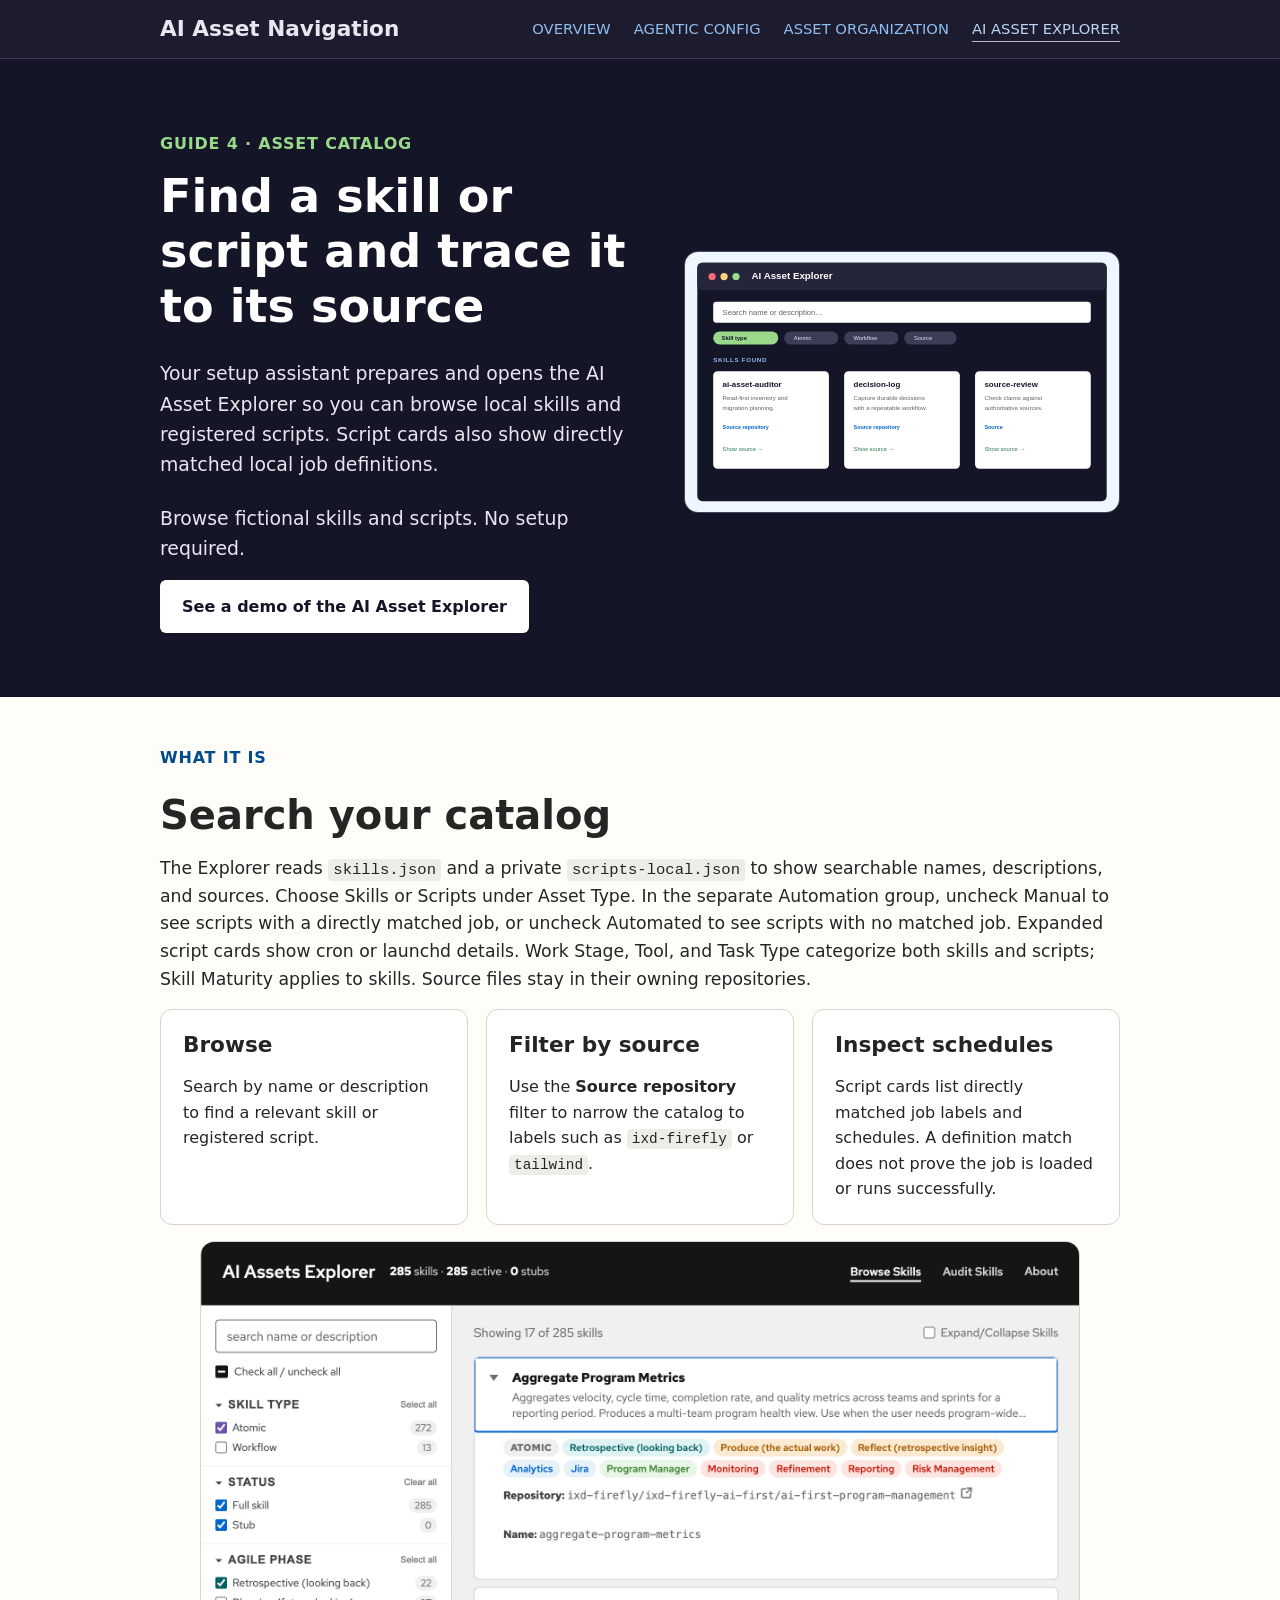
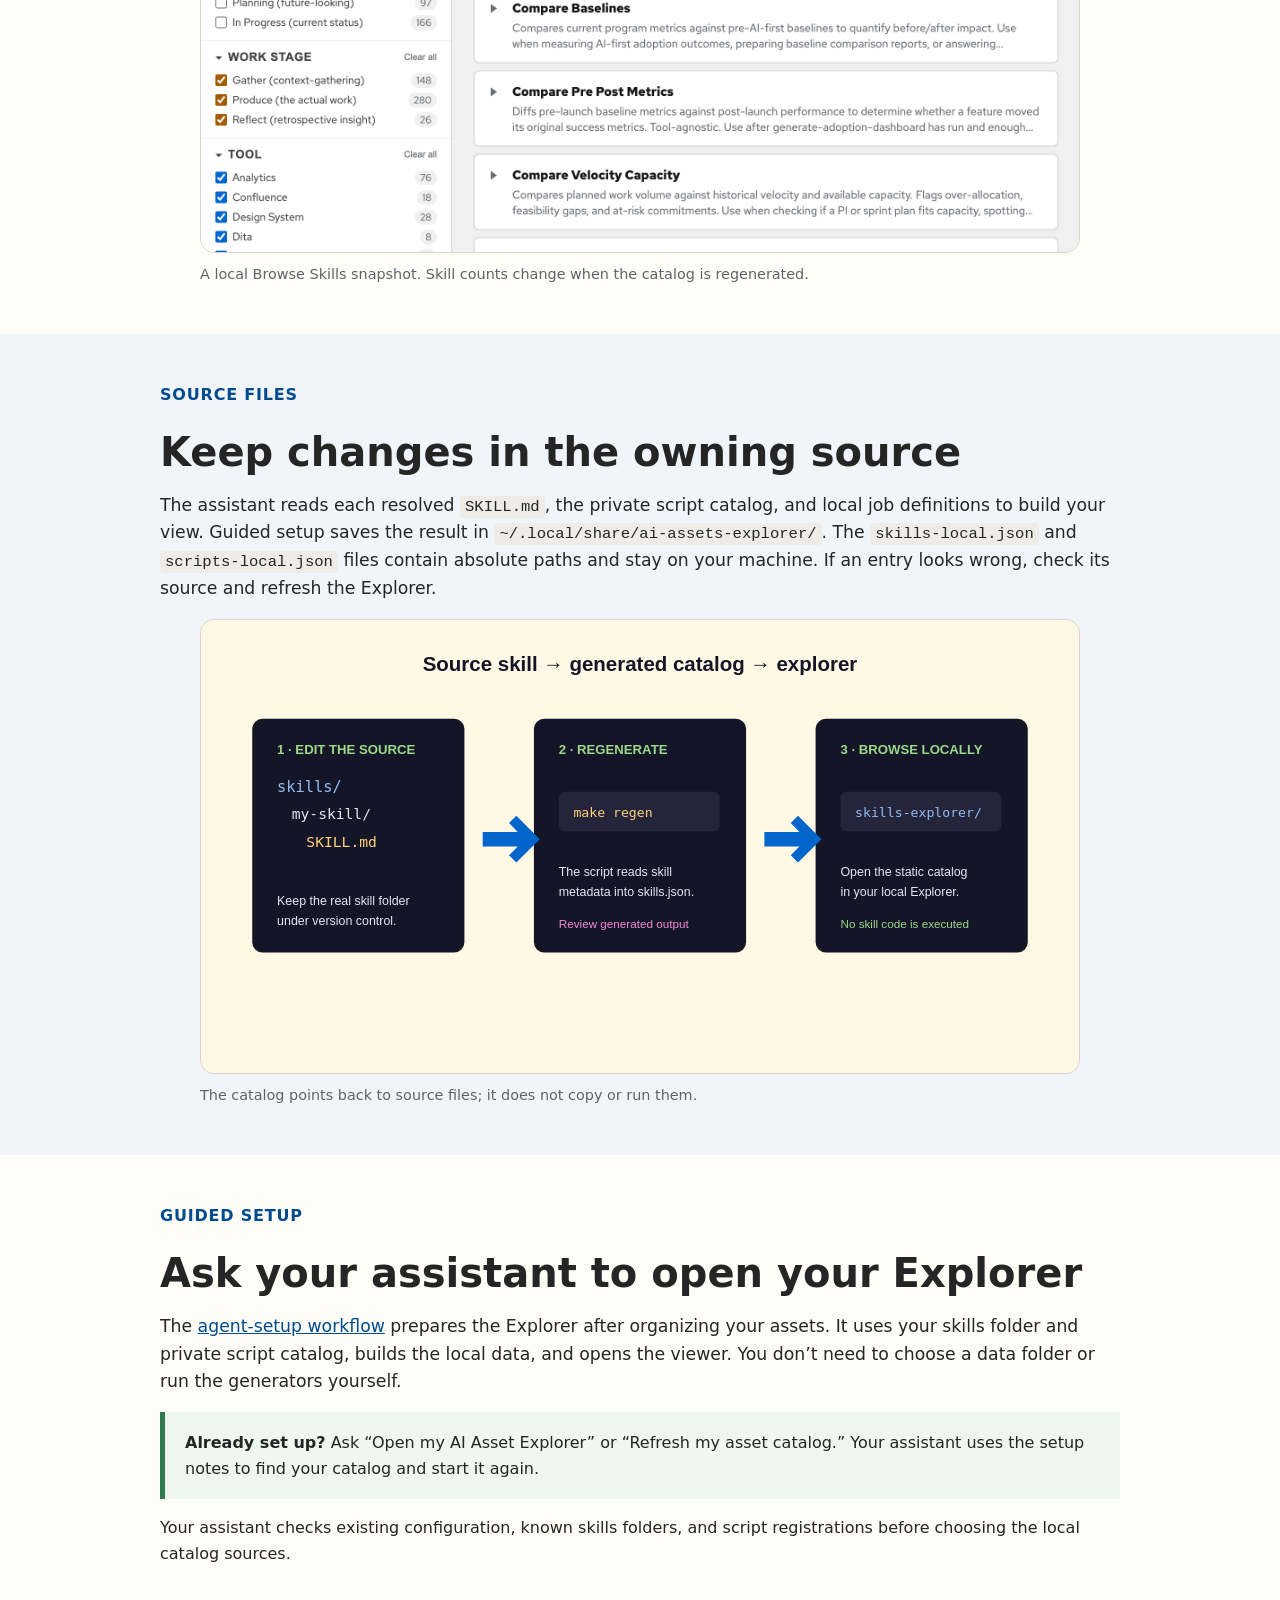
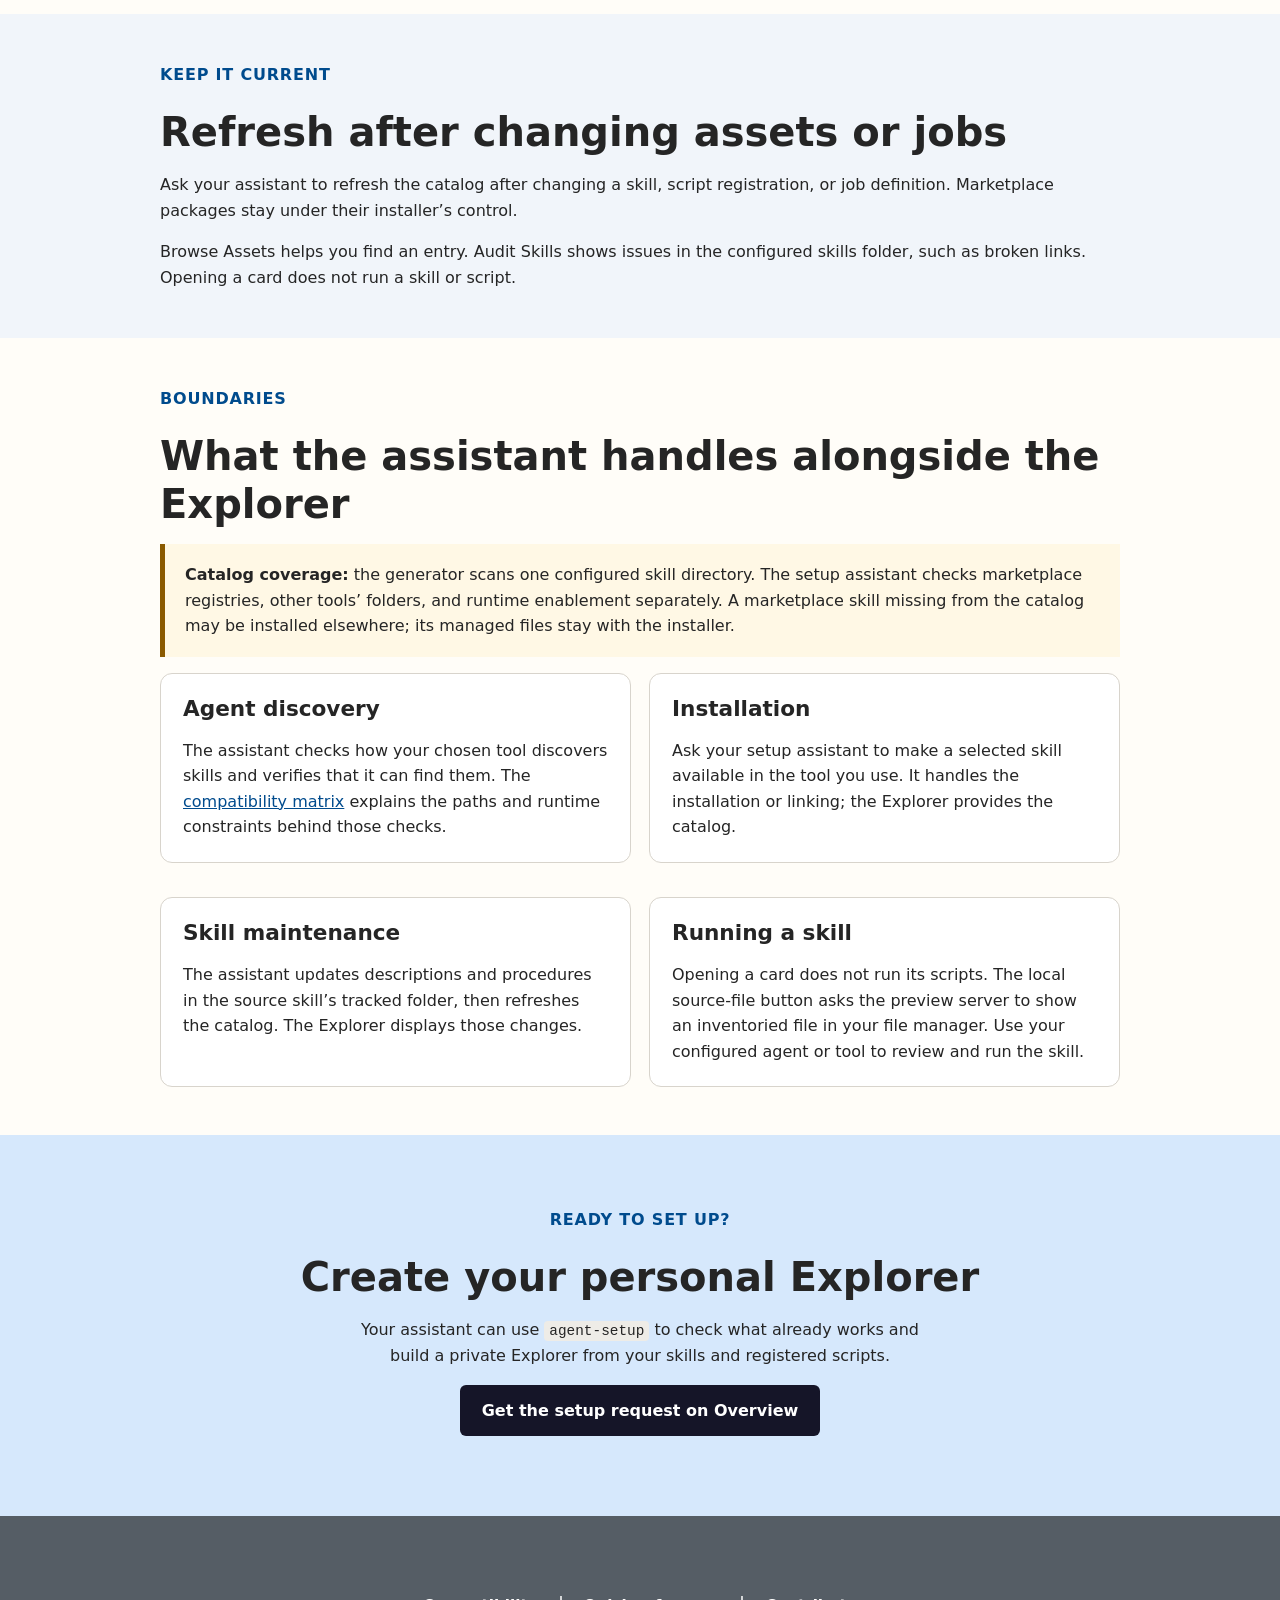
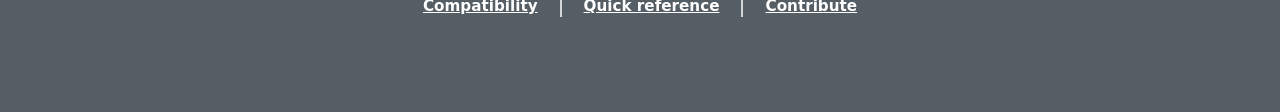
<file: pages/skills-explorer-guide.html>
<!doctype html>
<html lang="en">
<head>
  <meta charset="utf-8">
  <meta name="viewport" content="width=device-width, initial-scale=1">
  <title>AI Asset Explorer Guide | AI Asset Navigation</title>
  <link rel="icon" type="image/svg+xml" href="favicon.svg">
  <link rel="stylesheet" href="https://static.redhat.com/libs/redhat/redhat-font/latest/webfonts/red-hat-font.min.css">
  <link rel="stylesheet" href="site.css?v=setup-anchor-10">
</head>
<body>
  <nav class="site-nav" aria-label="Primary navigation"><div class="wrap site-nav-inner"><span class="site-brand">AI Asset Navigation</span><div class="site-links"><a href="index.html">Overview</a><a href="agentic-setup.html">Agentic Config</a><a href="asset-organization.html">Asset organization</a><a href="skills-explorer-guide.html" aria-current="page">AI Asset Explorer</a></div></div></nav>

  <header class="hero"><div class="wrap hero-grid"><div><p class="eyebrow">Guide 4 · Asset catalog</p><h1>Find a skill or script and trace it to its source</h1><p class="lede">Your setup assistant prepares and opens the AI Asset Explorer so you can browse local skills and registered scripts. Script cards also show directly matched local job definitions.</p><p class="lede">Browse fictional skills and scripts. No setup required.</p><p><a class="demo-link" href="skills-explorer/index.html" id="explorer-demo-link">See a demo of the AI Asset Explorer</a></p></div><div class="hero-image"><img src="images/skills-explorer-catalog.svg" alt="Illustrated AI Asset Explorer catalog with a search field and filters."></div></div></header>

  <main>
    <section>
      <div class="wrap">
        <p class="section-label">What it is</p>
        <h2>Search your catalog</h2>
        <p class="lead-text">The Explorer reads <code class="inline">skills.json</code> and a private <code class="inline">scripts-local.json</code> to show searchable names, descriptions, and sources. Choose Skills or Scripts under Asset Type. In the separate Automation group, uncheck Manual to see scripts with a directly matched job, or uncheck Automated to see scripts with no matched job. Expanded script cards show cron or launchd details. Work Stage, Tool, and Task Type categorize both skills and scripts; Skill Maturity applies to skills. Source files stay in their owning repositories.</p>
        <div class="card-grid">
          <article class="card"><h3>Browse</h3><p>Search by name or description to find a relevant skill or registered script.</p></article>
          <article class="card"><h3>Filter by source</h3><p>Use the <strong>Source repository</strong> filter to narrow the catalog to labels such as <code class="inline">ixd-firefly</code> or <code class="inline">tailwind</code>.</p></article>
          <article class="card"><h3>Inspect schedules</h3><p>Script cards list directly matched job labels and schedules. A definition match does not prove the job is loaded or runs successfully.</p></article>
        </div>
        <figure>
          <img class="guide-figure" src="images/skills-explorer-browse.png" width="1958" height="1360" loading="lazy" alt="AI Asset Explorer Browse Skills view with filters on the left and expandable skill cards, tags, and source repository details on the right.">
          <figcaption class="muted">A local Browse Skills snapshot. Skill counts change when the catalog is regenerated.</figcaption>
        </figure>
      </div>
    </section>

    <section class="band"><div class="wrap"><p class="section-label">Source files</p><h2>Keep changes in the owning source</h2><p class="lead-text">The assistant reads each resolved <code class="inline">SKILL.md</code>, the private script catalog, and local job definitions to build your view. Guided setup saves the result in <code class="inline">~/.local/share/ai-assets-explorer/</code>. The <code class="inline">skills-local.json</code> and <code class="inline">scripts-local.json</code> files contain absolute paths and stay on your machine. If an entry looks wrong, check its source and refresh the Explorer.</p><figure><img class="guide-figure" src="images/skills-explorer-update.svg" alt="Illustrated flow from a source asset to a local generated catalog."><figcaption class="muted">The catalog points back to source files; it does not copy or run them.</figcaption></figure></div></section>

    <section><div class="wrap"><p class="section-label">Guided setup</p><h2>Ask your assistant to open your Explorer</h2><p class="lead-text">The <a href="index.html#start-here">agent-setup workflow</a> prepares the Explorer after organizing your assets. It uses your skills folder and private script catalog, builds the local data, and opens the viewer. You don’t need to choose a data folder or run the generators yourself.</p><div class="callout green"><strong>Already set up?</strong> Ask “Open my AI Asset Explorer” or “Refresh my asset catalog.” Your assistant uses the setup notes to find your catalog and start it again.</div><p>Your assistant checks existing configuration, known skills folders, and script registrations before choosing the local catalog sources.</p></div></section>

    <section class="band"><div class="wrap"><p class="section-label">Keep it current</p><h2>Refresh after changing assets or jobs</h2><p>Ask your assistant to refresh the catalog after changing a skill, script registration, or job definition. Marketplace packages stay under their installer’s control.</p><p>Browse Assets helps you find an entry. Audit Skills shows issues in the configured skills folder, such as broken links. Opening a card does not run a skill or script.</p></div></section>

    <section><div class="wrap"><p class="section-label">Boundaries</p><h2>What the assistant handles alongside the Explorer</h2><div class="callout amber"><strong>Catalog coverage:</strong> the generator scans one configured skill directory. The setup assistant checks marketplace registries, other tools’ folders, and runtime enablement separately. A marketplace skill missing from the catalog may be installed elsewhere; its managed files stay with the installer.</div><div class="code-grid"><article class="card"><h3>Agent discovery</h3><p>The assistant checks how your chosen tool discovers skills and verifies that it can find them. The <a href="tool-compatibility.html">compatibility matrix</a> explains the paths and runtime constraints behind those checks.</p></article><article class="card"><h3>Installation</h3><p>Ask your setup assistant to make a selected skill available in the tool you use. It handles the installation or linking; the Explorer provides the catalog.</p></article><article class="card"><h3>Skill maintenance</h3><p>The assistant updates descriptions and procedures in the source skill’s tracked folder, then refreshes the catalog. The Explorer displays those changes.</p></article><article class="card"><h3>Running a skill</h3><p>Opening a card does not run its scripts. The local source-file button asks the preview server to show an inventoried file in your file manager. Use your configured agent or tool to review and run the skill.</p></article></div></div></section>
    <section class="final-cta"><div class="wrap"><p class="section-label">Ready to set up?</p><h2>Create your personal Explorer</h2><p>Your assistant can use <code class="inline">agent-setup</code> to check what already works and build a private Explorer from your skills and registered scripts.</p><p><a class="cta-link" href="index.html#start-here">Get the setup request on Overview</a></p></div></section>
  </main>
  <footer><div class="wrap"><nav class="footer-nav" aria-label="Footer navigation"><a href="tool-compatibility.html">Compatibility</a><a href="quick-reference.html">Quick reference</a><a id="feedback-link" href="https://gitlab.cee.redhat.com/ktotten/local-ai-asset-organization/-/work_items?sort=created_date&amp;state=opened&amp;first_page_size=20" target="_blank" rel="noopener noreferrer">Contribute</a></nav></div></footer>
<script>
  if (location.pathname.includes('/pages/')) {
    document.getElementById('explorer-demo-link').href = '../skills-explorer/index.html';
  }
</script>
<script>
  if (location.hostname === 'starryeyez024.github.io') {
    const feedbackLink = document.getElementById('feedback-link');
    feedbackLink.href = 'https://github.com/starryeyez024/local-ai-asset-organization/issues';
  }
</script>
</body>
</html>
</file>
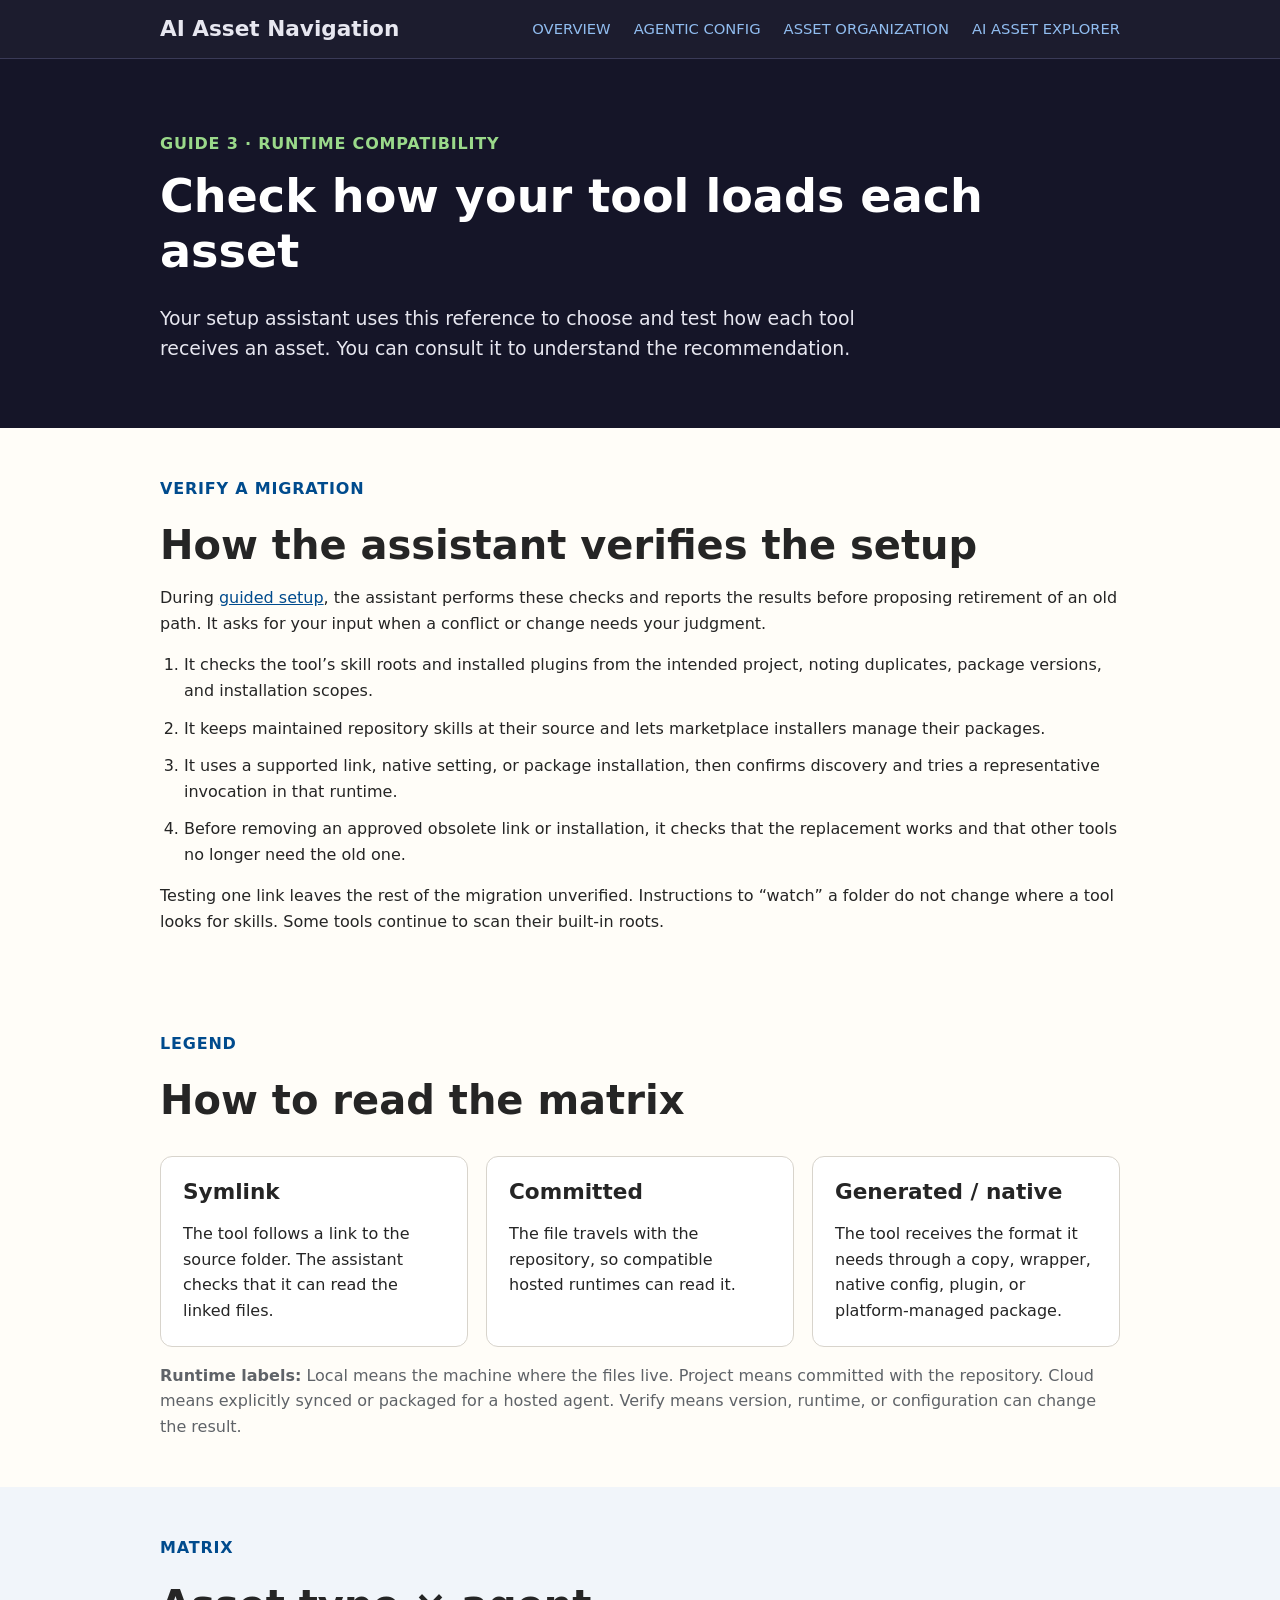
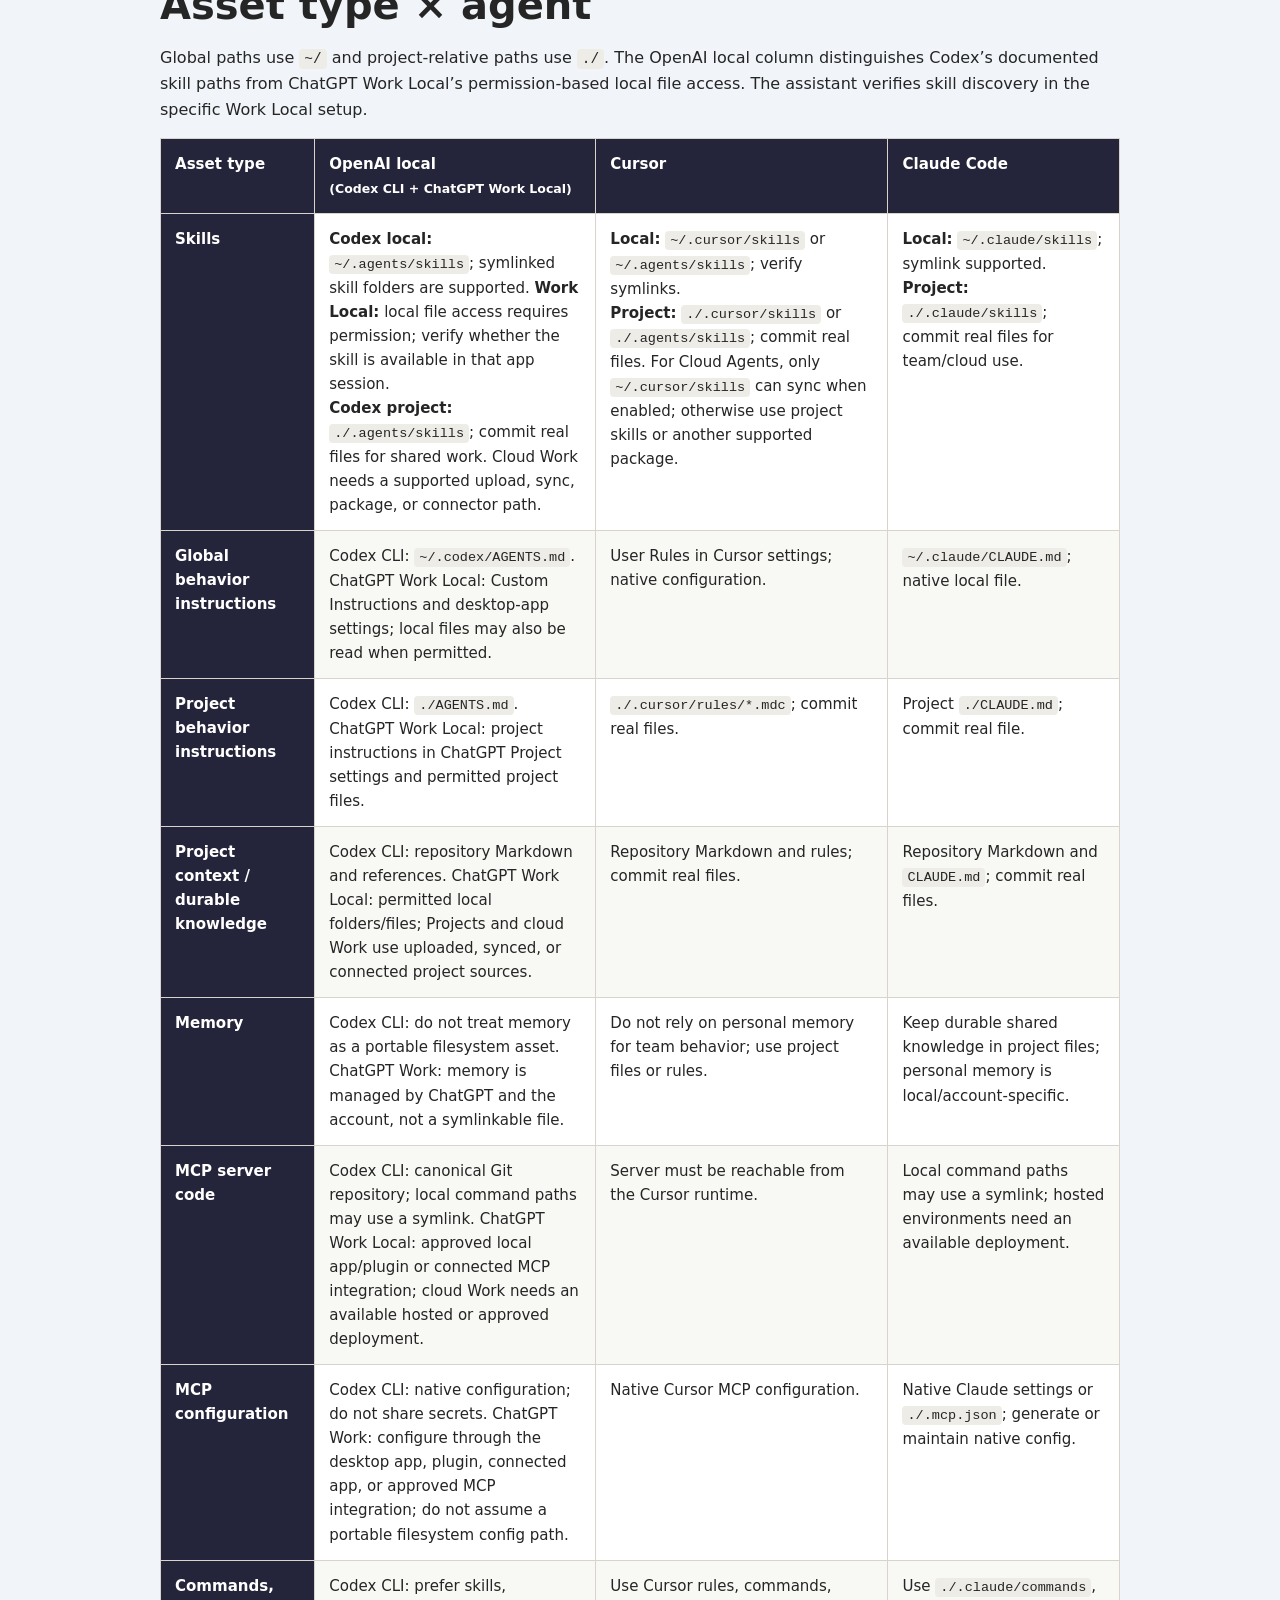
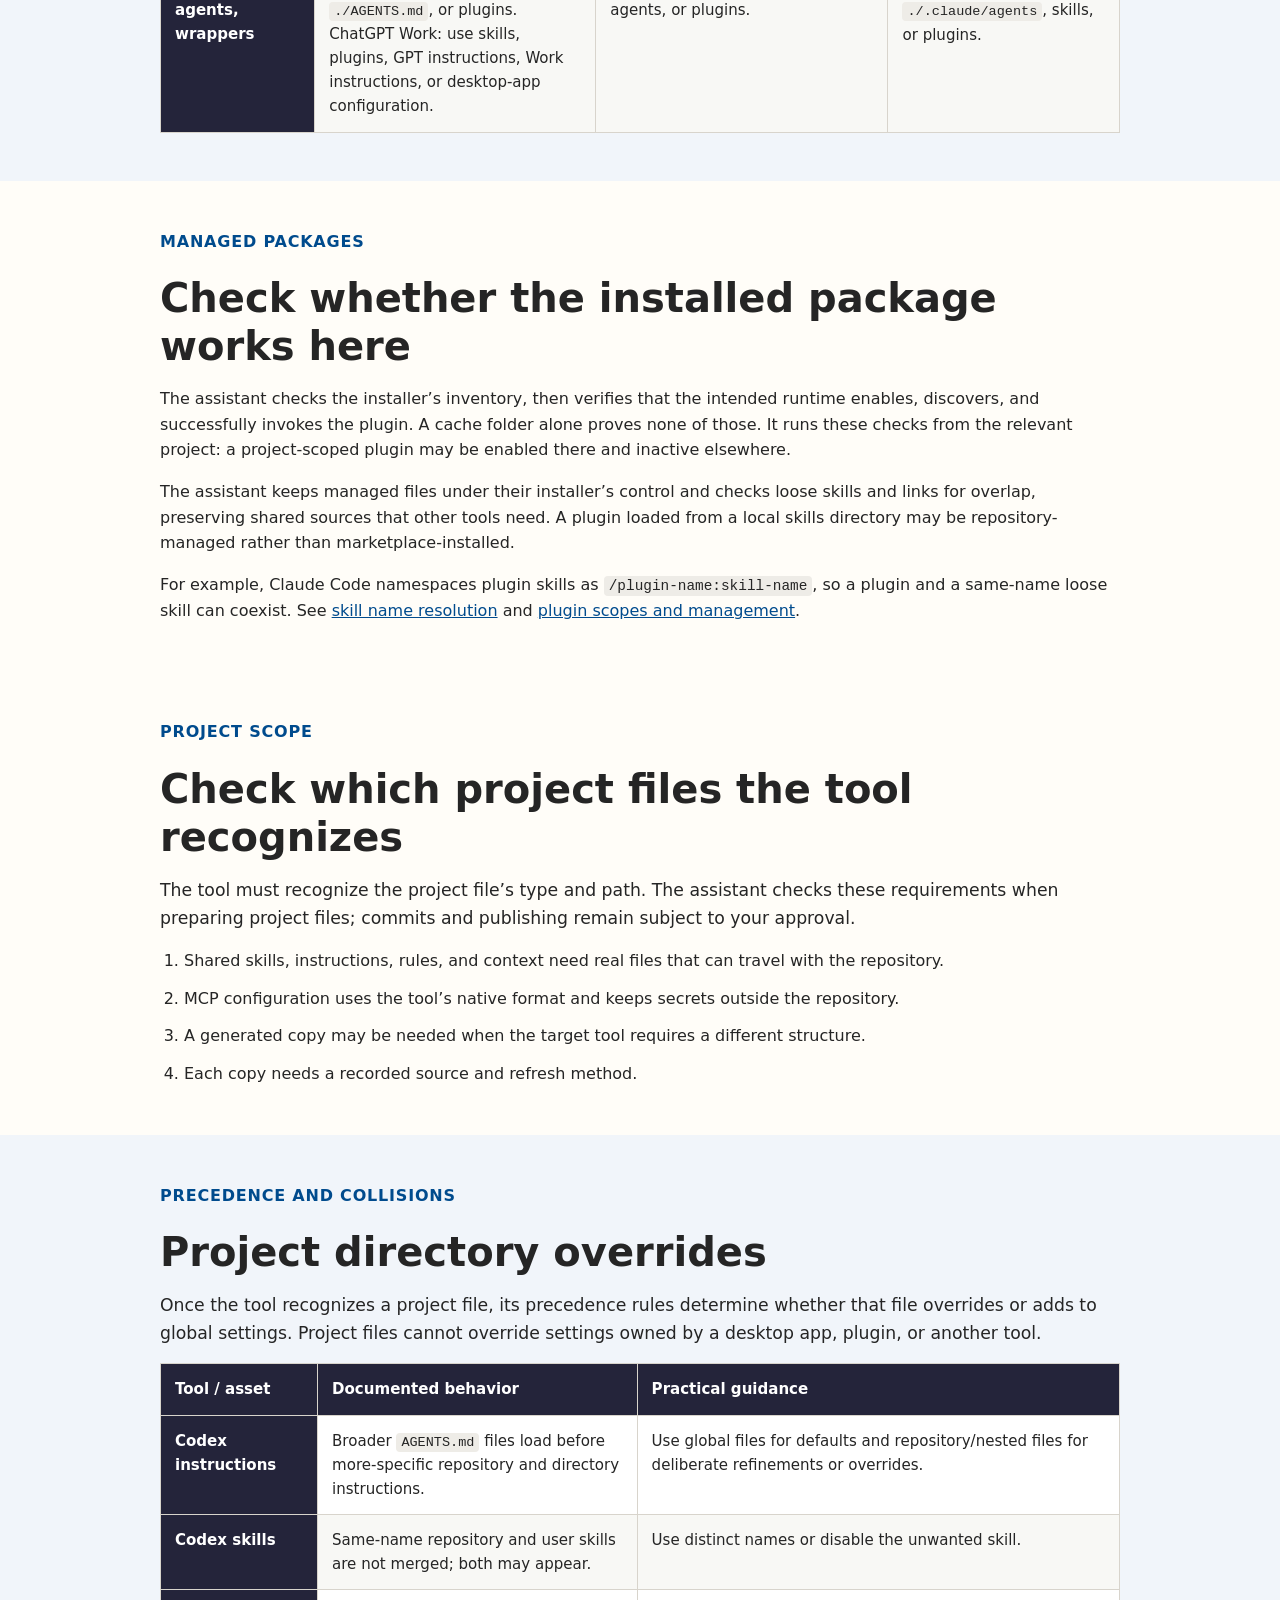
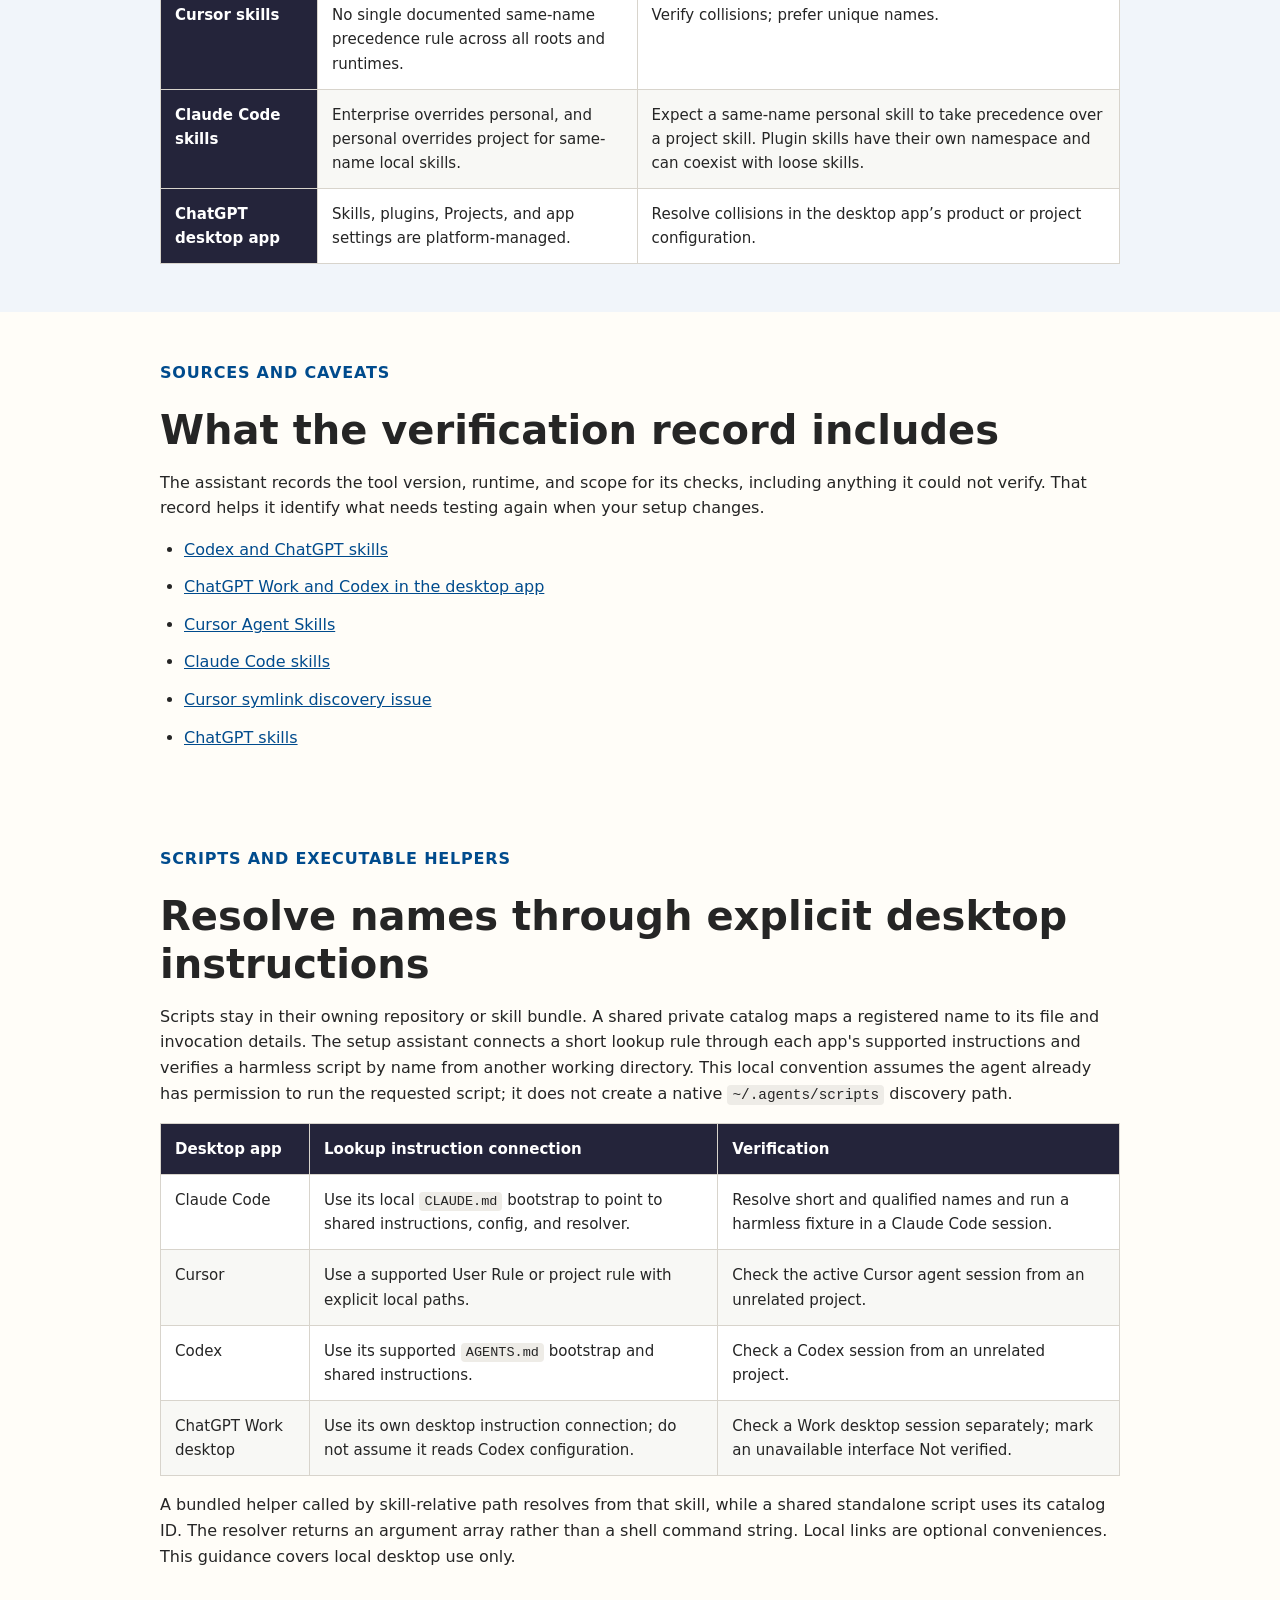
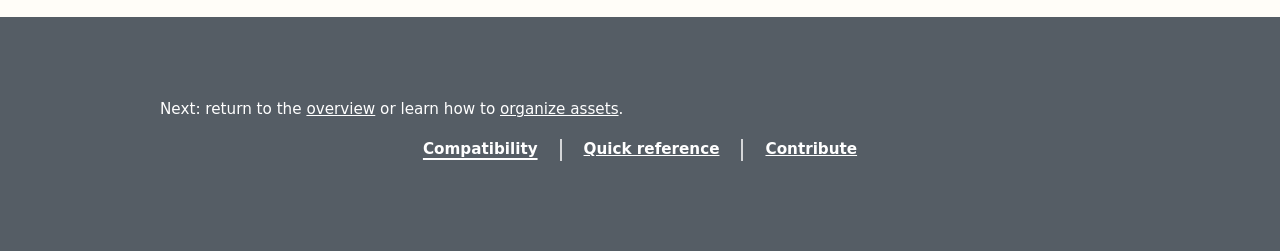
<file: pages/tool-compatibility.html>
<!doctype html>
<html lang="en">
<head>
  <meta charset="utf-8">
  <meta name="viewport" content="width=device-width, initial-scale=1">
  <title>Tool Compatibility Matrix | AI Asset Navigation</title>
  <link rel="icon" type="image/svg+xml" href="favicon.svg">
  <link rel="stylesheet" href="https://static.redhat.com/libs/redhat/redhat-font/latest/webfonts/red-hat-font.min.css">
  <link rel="stylesheet" href="site.css?v=setup-anchor-10">
</head>
<body>
  <nav class="site-nav" aria-label="Primary navigation"><div class="wrap site-nav-inner"><span class="site-brand">AI Asset Navigation</span><div class="site-links"><a href="index.html">Overview</a><a href="agentic-setup.html">Agentic Config</a><a href="asset-organization.html">Asset organization</a><a href="skills-explorer-guide.html">AI Asset Explorer</a></div></div></nav>
  <header class="hero"><div class="wrap"><p class="eyebrow">Guide 3 · Runtime compatibility</p><h1>Check how your tool loads each asset</h1><p class="lede">Your setup assistant uses this reference to choose and test how each tool receives an asset. You can consult it to understand the recommendation.</p></div></header>
  <main>
    <section><div class="wrap"><p class="section-label">Verify a migration</p><h2>How the assistant verifies the setup</h2><p>During <a href="index.html#start-here">guided setup</a>, the assistant performs these checks and reports the results before proposing retirement of an old path. It asks for your input when a conflict or change needs your judgment.</p><ol class="steps"><li>It checks the tool’s skill roots and installed plugins from the intended project, noting duplicates, package versions, and installation scopes.</li><li>It keeps maintained repository skills at their source and lets marketplace installers manage their packages.</li><li>It uses a supported link, native setting, or package installation, then confirms discovery and tries a representative invocation in that runtime.</li><li>Before removing an approved obsolete link or installation, it checks that the replacement works and that other tools no longer need the old one.</li></ol><p>Testing one link leaves the rest of the migration unverified. Instructions to “watch” a folder do not change where a tool looks for skills. Some tools continue to scan their built-in roots.</p></div></section>

    <section><div class="wrap"><p class="section-label">Legend</p><h2>How to read the matrix</h2><div class="card-grid"><article class="card"><h3>Symlink</h3><p>The tool follows a link to the source folder. The assistant checks that it can read the linked files.</p></article><article class="card"><h3>Committed</h3><p>The file travels with the repository, so compatible hosted runtimes can read it.</p></article><article class="card"><h3>Generated / native</h3><p>The tool receives the format it needs through a copy, wrapper, native config, plugin, or platform-managed package.</p></article></div><p class="muted"><strong>Runtime labels:</strong> Local means the machine where the files live. Project means committed with the repository. Cloud means explicitly synced or packaged for a hosted agent. Verify means version, runtime, or configuration can change the result.</p></div></section>

    <section class="band"><div class="wrap"><p class="section-label">Matrix</p><h2>Asset type × agent</h2>
      <p>Global paths use <code class="inline">~/</code> and project-relative paths use <code class="inline">./</code>. The OpenAI local column distinguishes Codex’s documented skill paths from ChatGPT Work Local’s permission-based local file access. The assistant verifies skill discovery in the specific Work Local setup.</p>
      <div class="table-scroll"><table><thead><tr><th>Asset type</th><th>OpenAI local<br><small>(Codex CLI + ChatGPT Work Local)</small></th><th>Cursor</th><th>Claude Code</th></tr></thead><tbody>
      <tr><th>Skills</th><td><strong>Codex local:</strong> <code class="inline">~/.agents/skills</code>; symlinked skill folders are supported. <strong>Work Local:</strong> local file access requires permission; verify whether the skill is available in that app session.<br><strong>Codex project:</strong> <code class="inline">./.agents/skills</code>; commit real files for shared work. Cloud Work needs a supported upload, sync, package, or connector path.</td><td><strong>Local:</strong> <code class="inline">~/.cursor/skills</code> or <code class="inline">~/.agents/skills</code>; verify symlinks.<br><strong>Project:</strong> <code class="inline">./.cursor/skills</code> or <code class="inline">./.agents/skills</code>; commit real files. For Cloud Agents, only <code class="inline">~/.cursor/skills</code> can sync when enabled; otherwise use project skills or another supported package.</td><td><strong>Local:</strong> <code class="inline">~/.claude/skills</code>; symlink supported.<br><strong>Project:</strong> <code class="inline">./.claude/skills</code>; commit real files for team/cloud use.</td></tr>
      <tr><th>Global behavior instructions</th><td>Codex CLI: <code class="inline">~/.codex/AGENTS.md</code>. ChatGPT Work Local: Custom Instructions and desktop-app settings; local files may also be read when permitted.</td><td>User Rules in Cursor settings; native configuration.</td><td><code class="inline">~/.claude/CLAUDE.md</code>; native local file.</td></tr>
      <tr><th>Project behavior instructions</th><td>Codex CLI: <code class="inline">./AGENTS.md</code>. ChatGPT Work Local: project instructions in ChatGPT Project settings and permitted project files.</td><td><code class="inline">./.cursor/rules/*.mdc</code>; commit real files.</td><td>Project <code class="inline">./CLAUDE.md</code>; commit real file.</td></tr>
      <tr><th>Project context / durable knowledge</th><td>Codex CLI: repository Markdown and references. ChatGPT Work Local: permitted local folders/files; Projects and cloud Work use uploaded, synced, or connected project sources.</td><td>Repository Markdown and rules; commit real files.</td><td>Repository Markdown and <code class="inline">CLAUDE.md</code>; commit real files.</td></tr>
      <tr><th>Memory</th><td>Codex CLI: do not treat memory as a portable filesystem asset. ChatGPT Work: memory is managed by ChatGPT and the account, not a symlinkable file.</td><td>Do not rely on personal memory for team behavior; use project files or rules.</td><td>Keep durable shared knowledge in project files; personal memory is local/account-specific.</td></tr>
      <tr><th>MCP server code</th><td>Codex CLI: canonical Git repository; local command paths may use a symlink. ChatGPT Work Local: approved local app/plugin or connected MCP integration; cloud Work needs an available hosted or approved deployment.</td><td>Server must be reachable from the Cursor runtime.</td><td>Local command paths may use a symlink; hosted environments need an available deployment.</td></tr>
      <tr><th>MCP configuration</th><td>Codex CLI: native configuration; do not share secrets. ChatGPT Work: configure through the desktop app, plugin, connected app, or approved MCP integration; do not assume a portable filesystem config path.</td><td>Native Cursor MCP configuration.</td><td>Native Claude settings or <code class="inline">./.mcp.json</code>; generate or maintain native config.</td></tr>
      <tr><th>Commands, agents, wrappers</th><td>Codex CLI: prefer skills, <code class="inline">./AGENTS.md</code>, or plugins. ChatGPT Work: use skills, plugins, GPT instructions, Work instructions, or desktop-app configuration.</td><td>Use Cursor rules, commands, agents, or plugins.</td><td>Use <code class="inline">./.claude/commands</code>, <code class="inline">./.claude/agents</code>, skills, or plugins.</td></tr>
    </tbody></table></div></div></section>

    <section id="managed-packages"><div class="wrap"><p class="section-label">Managed packages</p><h2>Check whether the installed package works here</h2><p>The assistant checks the installer’s inventory, then verifies that the intended runtime enables, discovers, and successfully invokes the plugin. A cache folder alone proves none of those. It runs these checks from the relevant project: a project-scoped plugin may be enabled there and inactive elsewhere.</p><p>The assistant keeps managed files under their installer’s control and checks loose skills and links for overlap, preserving shared sources that other tools need. A plugin loaded from a local skills directory may be repository-managed rather than marketplace-installed.</p><p>For example, Claude Code namespaces plugin skills as <code class="inline">/plugin-name:skill-name</code>, so a plugin and a same-name loose skill can coexist. See <a href="https://code.claude.com/docs/en/skills#resolve-skills-that-share-a-name">skill name resolution</a> and <a href="https://code.claude.com/docs/en/discover-plugins">plugin scopes and management</a>.</p></div></section>

    <section><div class="wrap"><p class="section-label">Project scope</p><h2>Check which project files the tool recognizes</h2><p class="lead-text">The tool must recognize the project file’s type and path. The assistant checks these requirements when preparing project files; commits and publishing remain subject to your approval.</p><ol class="steps"><li>Shared skills, instructions, rules, and context need real files that can travel with the repository.</li><li>MCP configuration uses the tool’s native format and keeps secrets outside the repository.</li><li>A generated copy may be needed when the target tool requires a different structure.</li><li>Each copy needs a recorded source and refresh method.</li></ol></div></section>

    <section class="band"><div class="wrap"><p class="section-label">Precedence and collisions</p><h2>Project directory overrides</h2><p class="lead-text">Once the tool recognizes a project file, its precedence rules determine whether that file overrides or adds to global settings. Project files cannot override settings owned by a desktop app, plugin, or another tool.</p><div class="table-scroll"><table><thead><tr><th>Tool / asset</th><th>Documented behavior</th><th>Practical guidance</th></tr></thead><tbody><tr><th>Codex instructions</th><td>Broader <code class="inline">AGENTS.md</code> files load before more-specific repository and directory instructions.</td><td>Use global files for defaults and repository/nested files for deliberate refinements or overrides.</td></tr><tr><th>Codex skills</th><td>Same-name repository and user skills are not merged; both may appear.</td><td>Use distinct names or disable the unwanted skill.</td></tr><tr><th>Cursor skills</th><td>No single documented same-name precedence rule across all roots and runtimes.</td><td>Verify collisions; prefer unique names.</td></tr><tr><th>Claude Code skills</th><td>Enterprise overrides personal, and personal overrides project for same-name local skills.</td><td>Expect a same-name personal skill to take precedence over a project skill. Plugin skills have their own namespace and can coexist with loose skills.</td></tr><tr><th>ChatGPT desktop app</th><td>Skills, plugins, Projects, and app settings are platform-managed.</td><td>Resolve collisions in the desktop app’s product or project configuration.</td></tr></tbody></table></div></div></section>

    <section><div class="wrap"><p class="section-label">Sources and caveats</p><h2>What the verification record includes</h2><p>The assistant records the tool version, runtime, and scope for its checks, including anything it could not verify. That record helps it identify what needs testing again when your setup changes.</p><ul class="steps"><li><a href="https://learn.chatgpt.com/docs/build-skills">Codex and ChatGPT skills</a></li><li><a href="https://help.openai.com/en/articles/20001275">ChatGPT Work and Codex in the desktop app</a></li><li><a href="https://cursor.com/docs/skills">Cursor Agent Skills</a></li><li><a href="https://code.claude.com/docs/en/skills">Claude Code skills</a></li><li><a href="https://forum.cursor.com/t/cursor-doesnt-follow-symlinks-to-discover-skills/149693">Cursor symlink discovery issue</a></li><li><a href="https://help.openai.com/en/articles/20001066-skills-in-chatgpt">ChatGPT skills</a></li></ul></div></section>
    <section id="scripts"><div class="wrap"><p class="section-label">Scripts and executable helpers</p><h2>Resolve names through explicit desktop instructions</h2><p>Scripts stay in their owning repository or skill bundle. A shared private catalog maps a registered name to its file and invocation details. The setup assistant connects a short lookup rule through each app's supported instructions and verifies a harmless script by name from another working directory. This local convention assumes the agent already has permission to run the requested script; it does not create a native <code class="inline">~/.agents/scripts</code> discovery path.</p><table><thead><tr><th>Desktop app</th><th>Lookup instruction connection</th><th>Verification</th></tr></thead><tbody><tr><td>Claude Code</td><td>Use its local <code class="inline">CLAUDE.md</code> bootstrap to point to shared instructions, config, and resolver.</td><td>Resolve short and qualified names and run a harmless fixture in a Claude Code session.</td></tr><tr><td>Cursor</td><td>Use a supported User Rule or project rule with explicit local paths.</td><td>Check the active Cursor agent session from an unrelated project.</td></tr><tr><td>Codex</td><td>Use its supported <code class="inline">AGENTS.md</code> bootstrap and shared instructions.</td><td>Check a Codex session from an unrelated project.</td></tr><tr><td>ChatGPT Work desktop</td><td>Use its own desktop instruction connection; do not assume it reads Codex configuration.</td><td>Check a Work desktop session separately; mark an unavailable interface Not verified.</td></tr></tbody></table><p>A bundled helper called by skill-relative path resolves from that skill, while a shared standalone script uses its catalog ID. The resolver returns an argument array rather than a shell command string. Local links are optional conveniences. This guidance covers local desktop use only.</p></div></section>
  </main>
  <footer><div class="wrap"><p class="footer-note">Next: return to the <a href="index.html">overview</a> or learn how to <a href="asset-organization.html">organize assets</a>.</p><nav class="footer-nav" aria-label="Footer navigation"><a href="tool-compatibility.html" aria-current="page">Compatibility</a><a href="quick-reference.html">Quick reference</a><a id="feedback-link" href="https://gitlab.cee.redhat.com/ktotten/local-ai-asset-organization/-/work_items?sort=created_date&amp;state=opened&amp;first_page_size=20" target="_blank" rel="noopener noreferrer">Contribute</a></nav></div></footer>
<script>
  if (location.hostname === 'starryeyez024.github.io') {
    const feedbackLink = document.getElementById('feedback-link');
    feedbackLink.href = 'https://github.com/starryeyez024/local-ai-asset-organization/issues';
  }
</script>
</body>
</html>
</file>
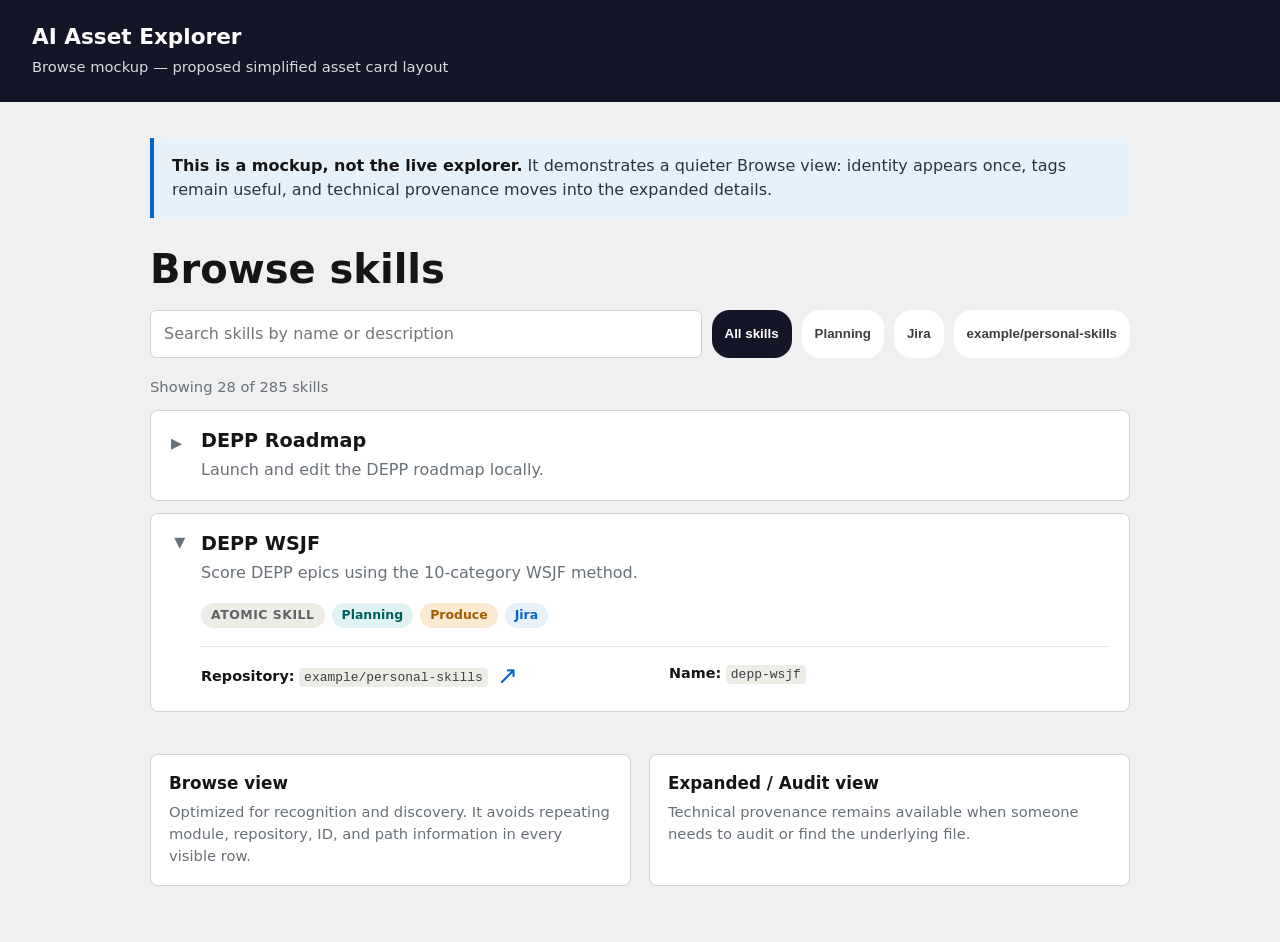
<file: skills-explorer/asset-browser-mockup.html>
<!doctype html>
<html lang="en">
<head>
  <meta charset="utf-8">
  <meta name="viewport" content="width=device-width, initial-scale=1">
  <title>AI Asset Explorer — Browse Mockup</title>
  <link rel="icon" type="image/svg+xml" href="../pages/favicon.svg">
  <link rel="stylesheet" href="https://static.redhat.com/libs/redhat/redhat-font/latest/webfonts/red-hat-font.min.css">
  <style>
    :root { --ink: #151515; --muted: #687078; --paper: #f0f0f0; --card: #fff; --border: #d2d2d2; --dark: #151528; --blue: #0066cc; --green: #2f7a4f; --purple: #6753ac; --amber: #a35a00; }
    * { box-sizing: border-box; }
    body { margin: 0; background: var(--paper); color: var(--ink); font-family: RedHatText, "Red Hat Text", system-ui, sans-serif; line-height: 1.5; }
    header { padding: 24px 32px; background: var(--dark); color: #fff; }
    header h1 { margin: 0; font: 700 1.35rem/1.2 RedHatDisplay, "Red Hat Display", system-ui, sans-serif; }
    header p { margin: 6px 0 0; color: #d8d8e2; font-size: .92rem; }
    main { width: min(980px, calc(100% - 40px)); margin: 0 auto; padding: 36px 0 56px; }
    .mockup-note { margin-bottom: 28px; padding: 16px 18px; border-left: 4px solid var(--blue); background: #e7f1fa; color: #243746; }
    .mockup-note strong { color: var(--ink); }
    h2 { margin: 0 0 18px; font: 700 clamp(1.7rem, 4vw, 2.5rem)/1.15 RedHatDisplay, "Red Hat Display", system-ui, sans-serif; }
    .toolbar { display: flex; flex-wrap: wrap; gap: 10px; margin-bottom: 18px; }
    .toolbar input { flex: 1 1 300px; min-width: 220px; padding: 11px 13px; border: 1px solid var(--border); border-radius: 6px; background: #fff; font: inherit; }
    .filter { padding: 9px 13px; border: 0; border-radius: 18px; background: #fff; color: #3c3f42; font-weight: 600; }
    .filter.active { background: var(--dark); color: #fff; }
    .results { margin: 0 0 12px; color: var(--muted); font-size: .92rem; }
    .asset-card { margin-bottom: 12px; border: 1px solid var(--border); border-radius: 8px; background: var(--card); overflow: hidden; }
    .asset-card summary { display: flex; align-items: flex-start; gap: 12px; padding: 18px 20px; cursor: pointer; list-style: none; }
    .asset-card summary::-webkit-details-marker { display: none; }
    .arrow { flex: 0 0 18px; width: 18px; margin-top: 4px; color: #687078; font-size: .9rem; transition: transform .15s; }
    details[open] .arrow { transform: rotate(90deg); }
    .summary-copy { min-width: 0; }
    .asset-name { display: block; font: 700 1.2rem/1.25 RedHatDisplay, "Red Hat Display", system-ui, sans-serif; }
    .asset-summary { display: block; margin-top: 5px; color: var(--muted); }
    .badges { display: flex; flex-wrap: wrap; gap: 7px; margin: 0 20px 18px 50px; }
    .badge { display: inline-block; padding: 3px 10px; border-radius: 14px; font-size: .78rem; font-weight: 700; }
    .badge.type { background: #eeece7; color: #5f6368; text-transform: uppercase; letter-spacing: .04em; }
    .badge.phase { background: #e0f3f2; color: #005f60; }
    .badge.stage { background: #fbead2; color: var(--amber); }
    .badge.tool { background: #e7f1fa; color: var(--blue); }
    .details { margin: 0 20px 20px 50px; padding-top: 16px; border-top: 1px solid #e5e5e5; }
    .detail-grid { display: grid; grid-template-columns: repeat(2, minmax(0, 1fr)); gap: 12px 28px; color: #3c3f42; font-size: .9rem; }
    .detail-grid strong { color: var(--ink); }
    .finder-link { display: inline-flex; align-items: center; justify-content: center; width: 28px; height: 28px; margin-left: 6px; padding: 0; border: 0; background: transparent; color: var(--blue); font-size: 1.55rem; line-height: 1; cursor: pointer; vertical-align: middle; }
    .finder-link:hover, .finder-link:focus-visible { color: #004b8d; outline: 2px solid #99c2e8; outline-offset: 2px; }
    code { padding: 2px 5px; border-radius: 4px; background: #eeece7; font-family: RedHatMono, ui-monospace, monospace; font-size: .9em; }
    .source { margin-top: 14px; color: var(--muted); font: .86rem RedHatMono, ui-monospace, monospace; overflow-wrap: anywhere; }
    .comparison { display: grid; grid-template-columns: repeat(2, minmax(0, 1fr)); gap: 18px; margin-top: 42px; }
    .comparison article { padding: 18px; border-radius: 8px; background: #fff; border: 1px solid var(--border); }
    .comparison h3 { margin: 0 0 8px; font: 700 1.05rem/1.2 RedHatDisplay, "Red Hat Display", system-ui, sans-serif; }
    .comparison p { margin: 0; color: var(--muted); font-size: .92rem; }
    @media (max-width: 640px) { header { padding: 20px; } main { width: min(100% - 28px, 980px); padding-top: 24px; } .detail-grid, .comparison { grid-template-columns: 1fr; } .asset-card summary { padding: 16px; } .badges, .details { margin-left: 46px; margin-right: 16px; } }
  </style>
</head>
<body>
  <header><h1>AI Asset Explorer</h1><p>Browse mockup — proposed simplified asset card layout</p></header>
  <main>
    <div class="mockup-note"><strong>This is a mockup, not the live explorer.</strong> It demonstrates a quieter Browse view: identity appears once, tags remain useful, and technical provenance moves into the expanded details.</div>
    <h2>Browse skills</h2>
    <div class="toolbar"><input type="search" placeholder="Search skills by name or description"><button class="filter active">All skills</button><button class="filter">Planning</button><button class="filter">Jira</button><button class="filter">example/personal-skills</button></div>
    <p class="results">Showing 28 of 285 skills</p>

    <details class="asset-card">
      <summary><span class="arrow" aria-hidden="true">▶</span><span class="summary-copy"><span class="asset-name">DEPP Roadmap</span><span class="asset-summary">Launch and edit the DEPP roadmap locally.</span></span></summary>
      <div class="badges"><span class="badge type">Atomic skill</span><span class="badge phase">Planning</span><span class="badge stage">Produce</span><span class="badge tool">Jira</span></div>
      <div class="details"><div class="detail-grid"><span><strong>Repository:</strong> <code>example/personal-skills</code><button class="finder-link" type="button" title="Show source in file manager" aria-label="Show source in file manager">↗</button></span><span><strong>Name:</strong> <code>depp-roadmap</code></span></div></div>
    </details>

    <details class="asset-card" open>
      <summary><span class="arrow" aria-hidden="true">▶</span><span class="summary-copy"><span class="asset-name">DEPP WSJF</span><span class="asset-summary">Score DEPP epics using the 10-category WSJF method.</span></span></summary>
      <div class="badges"><span class="badge type">Atomic skill</span><span class="badge phase">Planning</span><span class="badge stage">Produce</span><span class="badge tool">Jira</span></div>
      <div class="details"><div class="detail-grid"><span><strong>Repository:</strong> <code>example/personal-skills</code><button class="finder-link" type="button" title="Show source in file manager" aria-label="Show source in file manager">↗</button></span><span><strong>Name:</strong> <code>depp-wsjf</code></span></div></div>
    </details>

    <div class="comparison"><article><h3>Browse view</h3><p>Optimized for recognition and discovery. It avoids repeating module, repository, ID, and path information in every visible row.</p></article><article><h3>Expanded / Audit view</h3><p>Technical provenance remains available when someone needs to audit or find the underlying file.</p></article></div>
  </main>
</body>
</html>
</file>
<file: pages/site.css>
:root {
  --font-size: 16px;
  --line-height: 1.6;
  --paragraph-spacing: 16px;
  --heading-space-before: 20px;
  --navy: #151528;
  --navy-2: #24243a;
  --ink: #252525;
  --muted: #5f6368;
  --paper: #fffdf8;
  --blue: #0066cc;
  --blue-dark: #004b8d;
  --green: #2f7a4f;
  --amber: #8a5a00;
  --border: #d8d4cc;
  --soft-blue: #eef6ff;
  --soft-green: #eef8f0;
  --soft-amber: #fff8e5;
}
* { box-sizing: border-box; }
html { scroll-behavior: smooth; }
body { margin: 0; background: var(--paper); color: var(--ink); font-family: RedHatText, "Red Hat Text", system-ui, -apple-system, sans-serif; font-size: var(--font-size); line-height: var(--line-height); }
a { color: var(--blue-dark); }
a:hover, a:focus { color: var(--blue); }
.wrap { width: min(960px, calc(100% - 40px)); margin: 0 auto; }
.site-nav { position: sticky; top: 0; z-index: 10; background: rgba(21, 21, 40, .97); border-bottom: 1px solid #3a3a57; }
.site-nav-inner { display: flex; align-items: center; justify-content: space-between; gap: 20px; min-height: 58px; }
.site-brand { color: rgb(231, 231, 240); font-family: RedHatDisplay, "Red Hat Display", system-ui, sans-serif; font-size: 1.35rem; font-weight: 700; line-height: 1.2; text-decoration: none; white-space: nowrap; }
.site-links { display: flex; flex-wrap: wrap; justify-content: flex-end; gap: 8px 0; }
.site-links a { margin-right: 11px; padding-right: 12px; color: #91bdf0; font-family: RedHatDisplay, "Red Hat Display", system-ui, sans-serif; font-size: .92rem; font-weight: 500; line-height: 1.4; text-decoration: none; text-transform: uppercase; }
.site-links a:last-child { margin-right: 0; padding-right: 0; }
.site-nav a:hover, .site-nav a:focus-visible, .site-links a[aria-current="page"] { color: #bad5f4; text-decoration: underline; text-decoration-color: #b8b8c4; text-decoration-thickness: 1px; text-underline-offset: 7px; }
.hero { padding: 72px 0 64px; background: var(--navy); color: #fff; }
.hero-grid { display: grid; grid-template-columns: 1.05fr .95fr; align-items: center; gap: 42px; }
.hero-image { overflow: hidden; border: 1px solid #45455f; border-radius: 14px; background: #202034; }
.hero-image img { display: block; width: 100%; height: auto; }
.guide-figure { display: block; width: 100%; height: auto; border: 1px solid var(--border); border-radius: 14px; }
figcaption { margin-top: 10px; font-size: .9rem; }
.eyebrow, .section-label { margin: 0 0 12px; color: #9ad98a; font-size: 1rem; font-weight: 700; letter-spacing: .05em; text-transform: uppercase; }
.section-label { color: var(--blue-dark); }
h1, h2, h3, h4 { font-family: RedHatDisplay, "Red Hat Display", system-ui, sans-serif; line-height: 1.2; }
h1 { margin: 0; font-size: clamp(2.3rem, 4vw, 4.5rem); }
.hero h1 { font-size: clamp(2.15rem, 3.6vw, 4rem); }
h2 { margin: var(--heading-space-before) 0 var(--paragraph-spacing); font-size: clamp(1.7rem, 4vw, 2.5rem); }
h3 { margin: var(--heading-space-before) 0 var(--paragraph-spacing); font-size: 1.35rem; }
h4 { margin: var(--paragraph-spacing) 0 8px; font-size: 1.05rem; }
p, ul, ol, table, figure, .card, .callout, pre { margin-top: var(--paragraph-spacing); margin-bottom: 0; }
.lede { max-width: 760px; margin: 24px 0 0; color: #e7e7f0; font-size: 1.18rem; }
.hero .demo-link { display: inline-block; padding: 12px 20px; border: 2px solid transparent; border-radius: 6px; background: #fff; color: var(--navy); font-weight: 700; text-decoration: none; }
.hero .demo-link:hover { background: var(--soft-blue); }
.hero .demo-link:focus-visible { outline: 3px solid #fff; outline-offset: 4px; }
.lead-text { font-size: 1.08rem; }
.hype {color: #c00;}
section { padding: 48px 0; }
section.band { background: #f1f5fa; }
#start-here { scroll-margin-top: 64px; }
.card-grid { display: grid; grid-template-columns: repeat(3, 1fr); gap: 18px; }
.code-grid { display: grid; grid-template-columns: repeat(2, 1fr); gap: 18px; }
.card { padding: 22px; background: #fff; border: 1px solid var(--border); border-radius: 12px; }
.card h3, .card h4 { margin-top: 0; }
.card p { margin-top: 10px; }
.callout { padding: 18px 20px; border-left: 5px solid var(--blue); background: var(--soft-blue); }
.callout.green { border-left-color: var(--green); background: var(--soft-green); }
.callout.amber { border-left-color: var(--amber); background: var(--soft-amber); }
.diagram h3 { margin-top: 20px; }
.diagram-title { color: #c00;margin: 10px 0 24px;  font-size: 1.4rem;  text-align: center;  font-weight: 700; }
.root-compare-arrow-vert { display: grid; justify-items: center; gap: 2px; margin: 26px 0 8px; color: var(--blue); }
.root-compare-arrow-vert .glyph { font-size: 2.5rem; line-height: 1; }
.root-compare-arrow-vert .caption { color: var(--muted); font-size: .95rem; }
pre { overflow-x: auto; padding: 22px; background: var(--navy); color: #e8e8f0; border-radius: 12px; font-family: RedHatMono, ui-monospace, SFMono-Regular, monospace; font-size: .92rem; line-height: 1.55; }
.tree { color: #91bdf0; }
.tree.pink { color: #f08ad5; }
.tree.green { color: #9ad98a; }
.tree-file { color: #ffd27a; }
.tree-mark { color: #aaa8bd; }
.code-path { color: #91bdf0; }
.code-file { color: #ffd27a; }
.code-tree { color: #aaa8bd; }
.code-comment { color: #9ad98a; }
.code-tool { color: #f08ad5; }
.code-arrow { color: #ffd27a; }
.code-key { color: #f08ad5; }
.code-section { color: #91bdf0; }
.code-string { color: #ffd27a; }
table { width: 100%; border-collapse: collapse; background: #fff; font-size: .94rem; }
.table-scroll { overflow-x: auto; }
th, td { padding: 13px 14px; border: 1px solid var(--border); vertical-align: top; text-align: left; }
th { background: var(--navy-2); color: #fff; }
tr:nth-child(even) td { background: #f8f8f5; }
code.inline { padding: 2px 5px; background: #eeece7; border-radius: 4px; font-family: RedHatMono, ui-monospace, monospace; font-size: .9em; }
.hero code.inline { color: var(--ink); }
.steps { padding-left: 24px; }
.steps li + li { margin-top: 12px; }
.muted { color: var(--muted); }
section.final-cta { padding: 72px 0 80px; background: #d6e8fc; text-align: center; }
.final-cta p:not(.section-label) { max-width: 600px; margin-left: auto; margin-right: auto; }
.final-cta .cta-link { display: inline-block; padding: 13px 22px; border-radius: 6px; background: var(--navy); color: #fff; font-weight: 700; text-decoration: none; }
.final-cta .cta-link:hover { background: var(--navy-2); color: #fff; }
.final-cta .cta-link:focus-visible { outline: 3px solid var(--blue); outline-offset: 4px; }
footer { padding: 80px 0 96px; background: #555d65; color: #fff; font-size: .95rem; }
footer a, footer a:hover, footer a:focus { color: #fff; }
footer a:focus-visible { outline: 2px solid #fff; outline-offset: 4px; }
.footer-note { margin: 0 0 18px; }
.footer-nav { display: flex; flex-wrap: wrap; align-items: center; justify-content: center; gap: 12px 0; }
.footer-nav a { margin-right: 22px; padding-right: 22px; border-right: 2px solid rgba(255, 255, 255, .75); font-family: RedHatDisplay, "Red Hat Display", system-ui, sans-serif; font-weight: 600; line-height: 1.4; }
.footer-nav a:last-child { margin-right: 0; padding-right: 0; border-right: 0; }
.footer-nav a[aria-current="page"] { color: #fff; text-decoration-thickness: 2px; text-underline-offset: 4px; }
@media (max-width: 760px) { .site-nav-inner { align-items: flex-start; flex-direction: column; padding: 12px 0; } .site-links { justify-content: flex-start; } .hero-grid { grid-template-columns: 1fr; gap: 28px; } .card-grid, .code-grid { grid-template-columns: 1fr; } .table-scroll { overflow-x: auto; } section { padding: 34px 0; } }
@media (max-width: 760px) { #start-here { scroll-margin-top: 124px; } }
@media (max-width: 760px) { .site-links { display: grid; grid-template-columns: repeat(2, max-content); } .site-links a:nth-child(even) { margin-right: 0; padding-right: 0; } }
@media (max-width: 600px) { .footer-nav { display: grid; grid-template-columns: repeat(2, max-content); } .footer-nav a:nth-child(even) { margin-right: 0; padding-right: 0; border-right: 0; } .footer-nav a:last-child { grid-column: 1 / -1; justify-self: center; } }
@media (max-width: 420px) { .wrap { width: min(100% - 28px, 960px); } .hero { padding: 48px 0; } pre { padding: 16px; font-size: .8rem; } }
@media (max-width: 420px) { footer { padding: 64px 0 72px; } section.final-cta { padding: 56px 0 64px; } }
</file>
